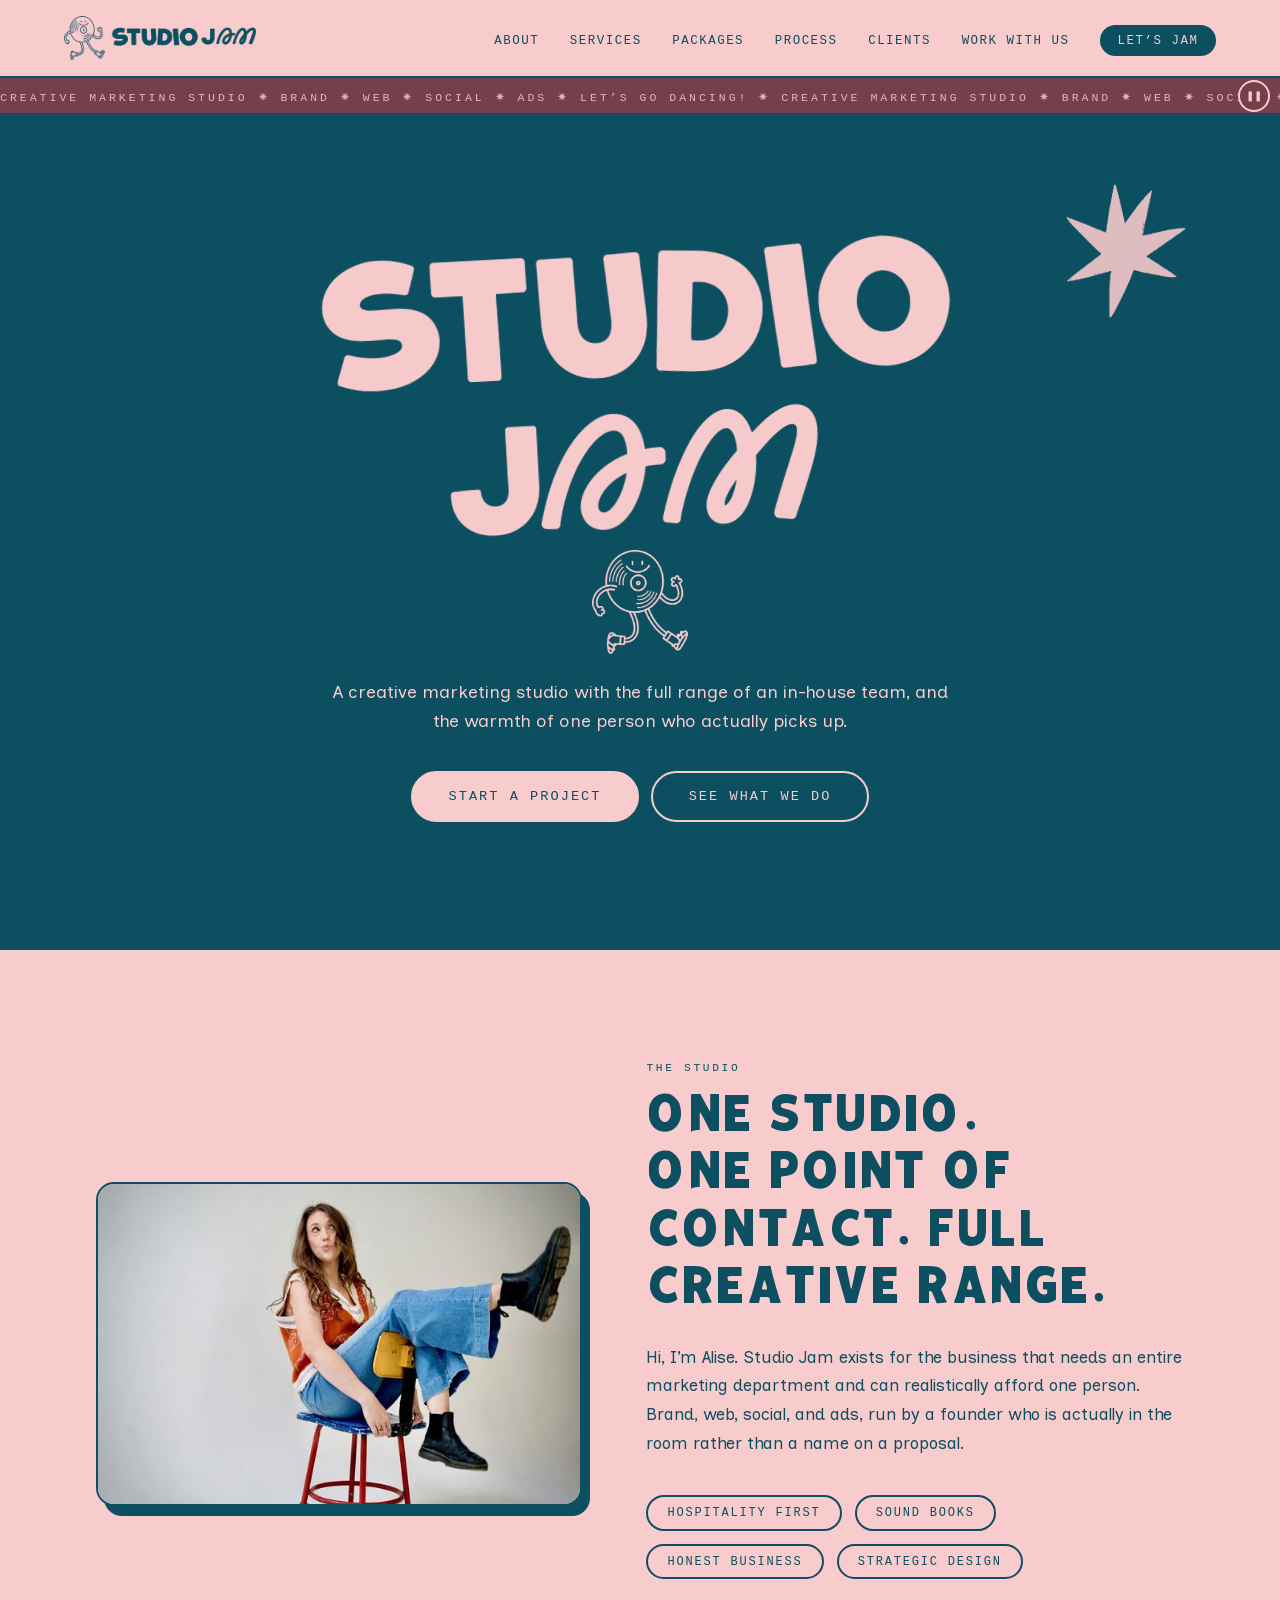
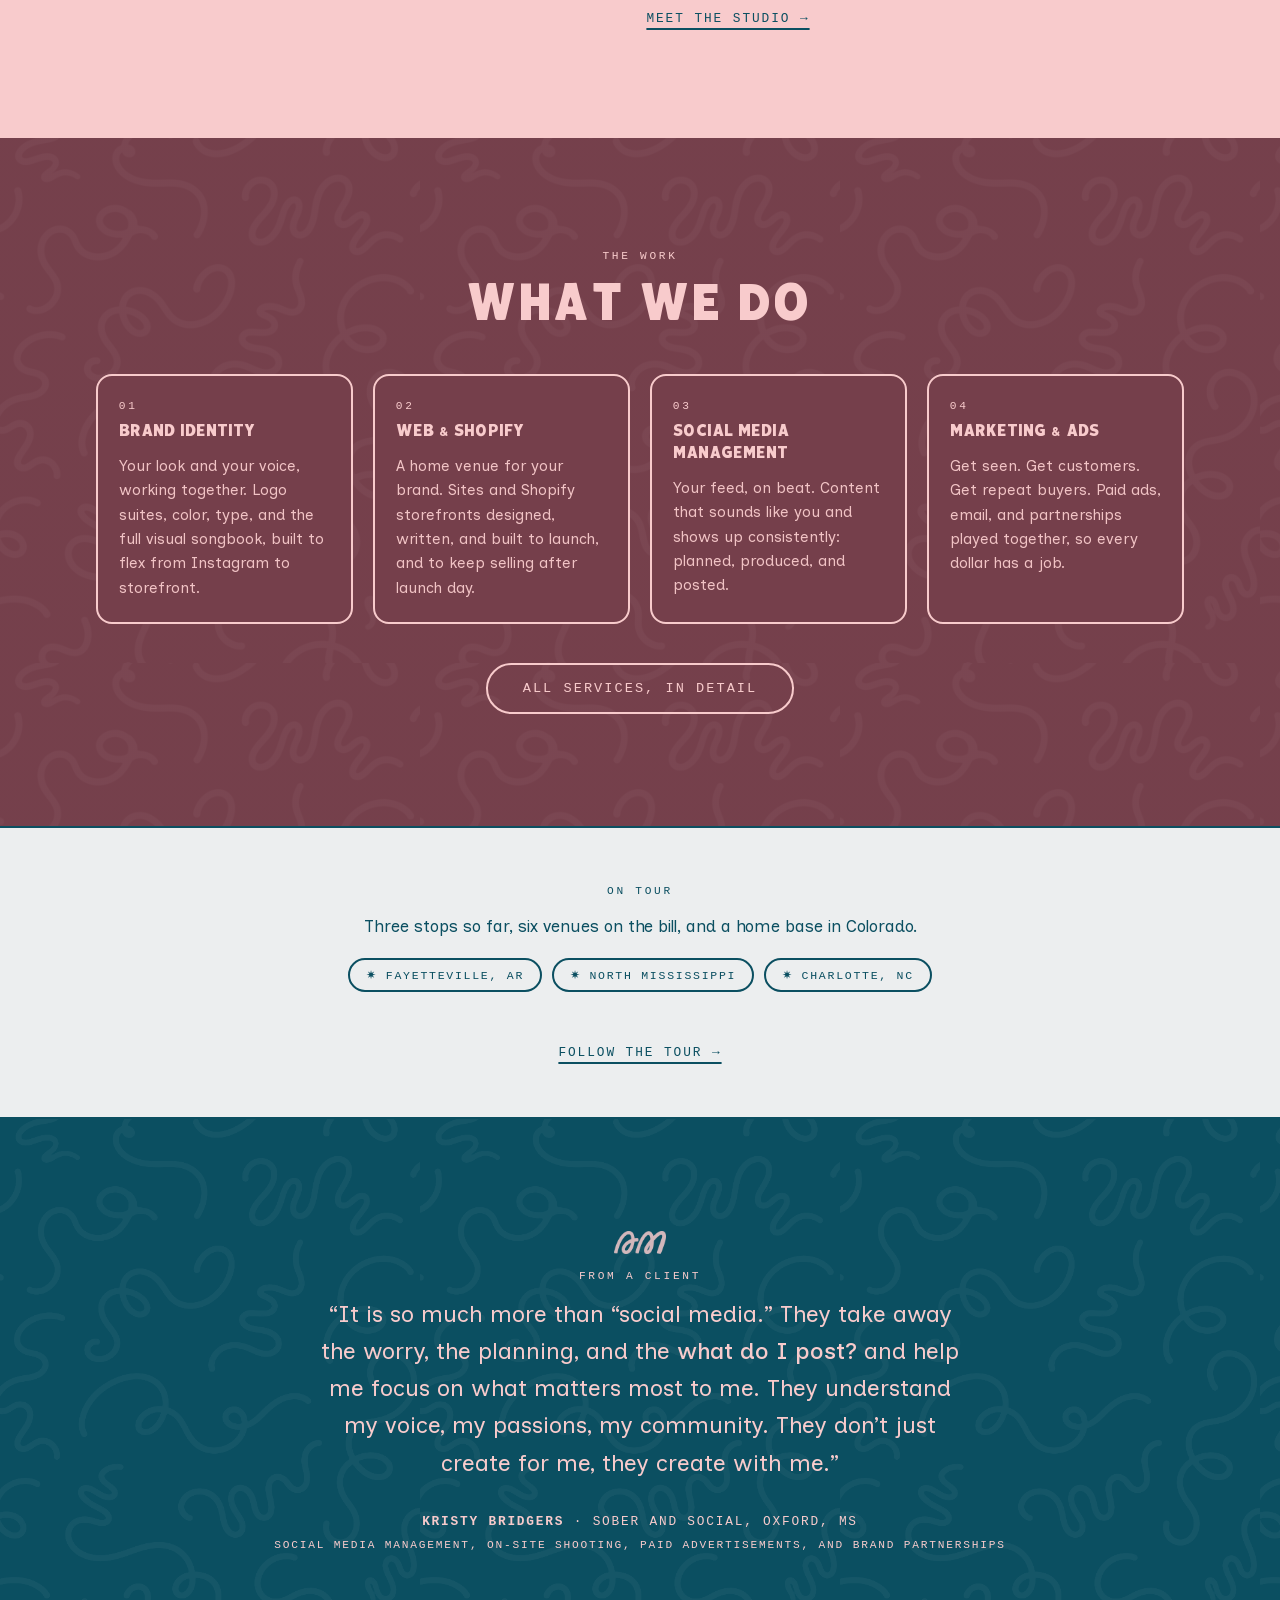
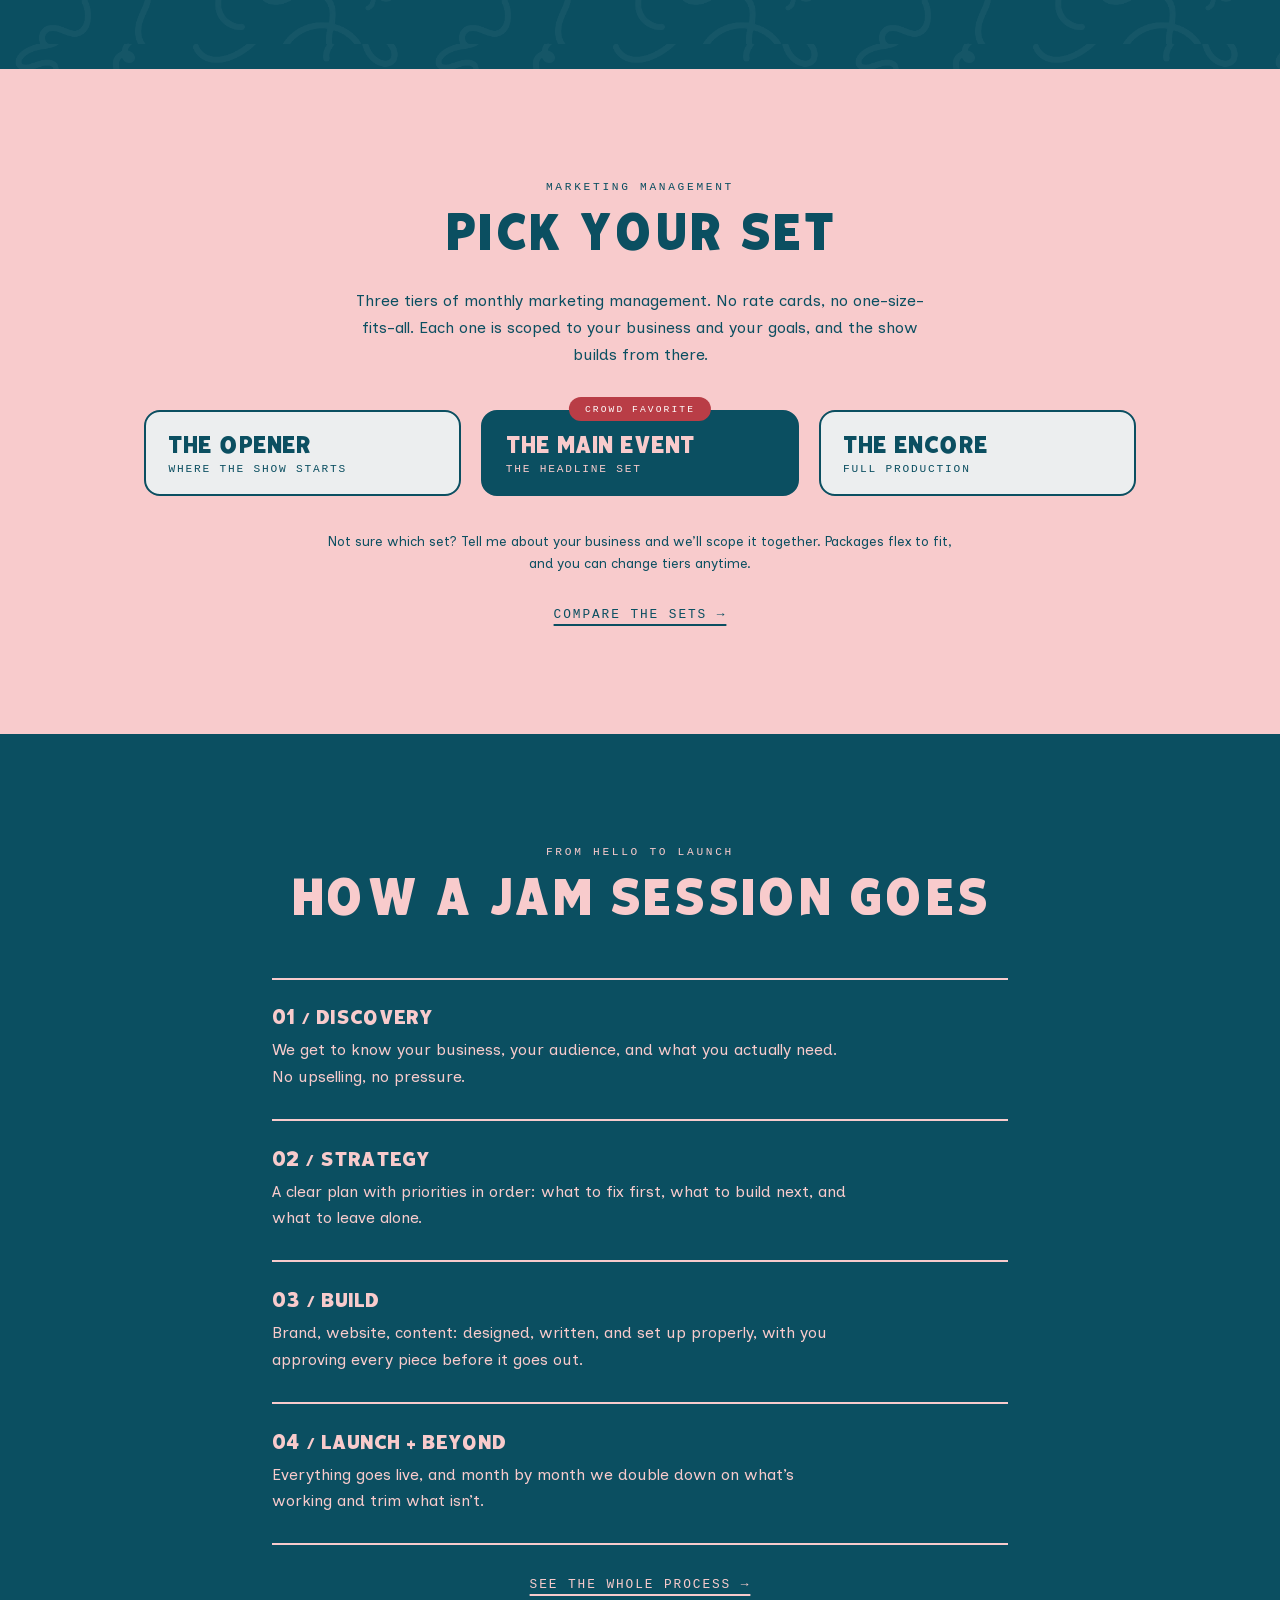
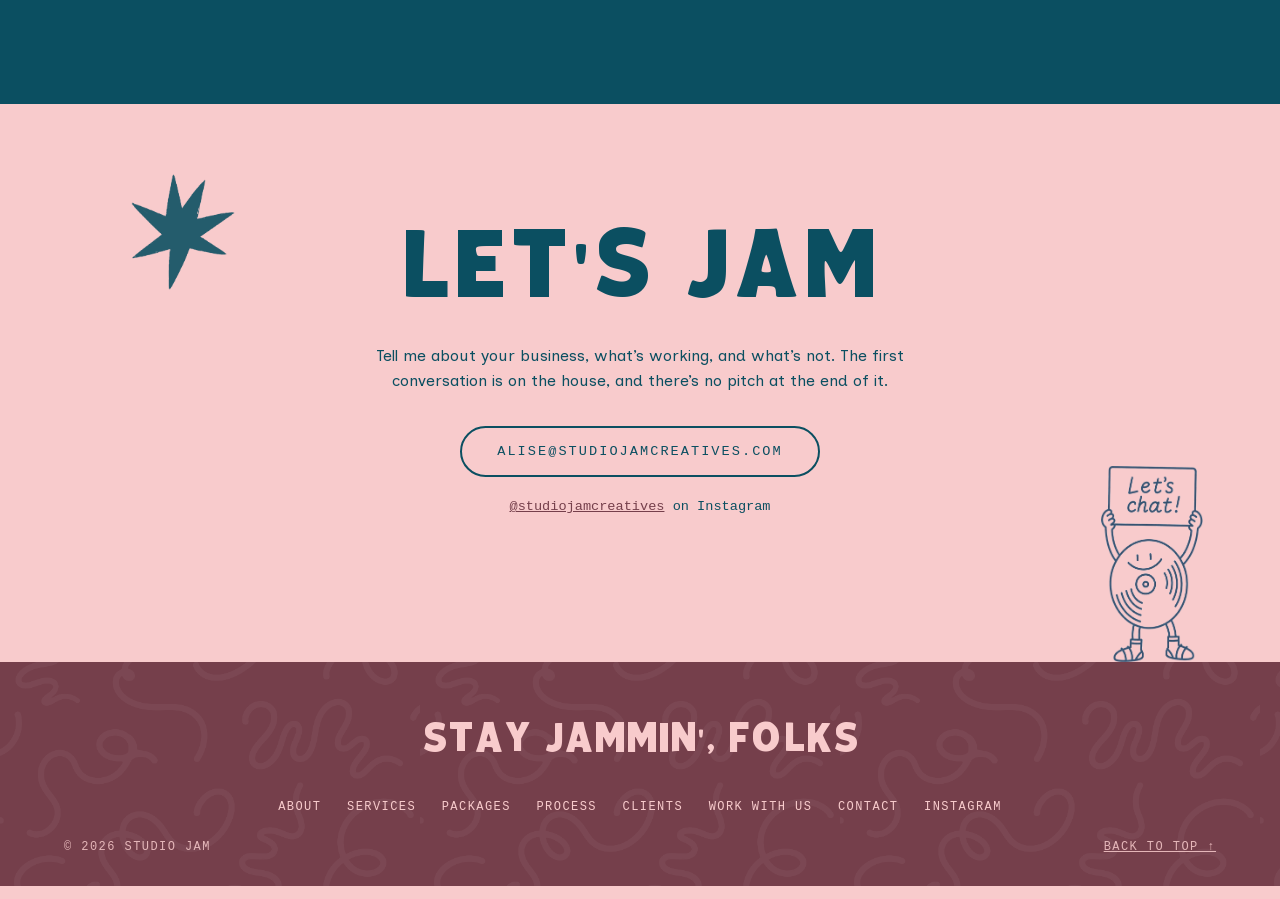
<file: index.html>
<!DOCTYPE html>
<html lang="en">
<head>
<meta charset="UTF-8">

<meta name="viewport" content="width=device-width, initial-scale=1.0">
<title>Studio Jam | Creative Marketing Studio</title>
<meta name="description" content="Brand, web, social, and ads from one creative marketing studio. The range of an in-house team, and one person who actually picks up.">
<link rel="icon" type="image/png" href="[data-uri]">
<link rel="canonical" href="https://studiojamcreatives.com/">
<meta property="og:type" content="website">
<meta property="og:site_name" content="Studio Jam">
<meta property="og:title" content="Studio Jam | Creative Marketing Studio">
<meta property="og:description" content="Brand, web, social, and ads from one creative marketing studio. The range of an in-house team, and one person who actually picks up.">
<meta property="og:url" content="https://studiojamcreatives.com/">
<meta property="og:image" content="https://studiojamcreatives.com/assets/og.png">
<meta property="og:image:width" content="1200">
<meta property="og:image:height" content="630">
<meta name="twitter:card" content="summary_large_image">
<meta name="theme-color" content="#0B4F61">
<link rel="apple-touch-icon" href="/assets/img/icon-180.png">
<link rel="preload" href="/assets/fonts/closeout.woff2" as="font" type="font/woff2" crossorigin>
<link rel="preload" href="/assets/fonts/inclusive-sans.woff2" as="font" type="font/woff2" crossorigin>
<link rel="stylesheet" href="/assets/style.css?v=60">
<script type="application/ld+json">{"@context":"https://schema.org","@type":"ProfessionalService","name":"Studio Jam","alternateName":"Studio Jam Creatives","url":"https://studiojamcreatives.com/","email":"alise@studiojamcreatives.com","founder":{"@type":"Person","name":"Alise McCreary"},"description":"A creative marketing studio offering brand identity, website and Shopify design, social media management, and marketing and ads.","sameAs":["https://instagram.com/studiojamcreatives"],"knowsAbout":["Brand identity","Website design","Shopify","Social media management","Paid advertising","Email marketing"]}</script>
</head>
<body>
<div id="sj-root">
<a class="skip" href="#main">Skip to content</a>
<!-- NAV -->
<header class="nav">
  <a class="nav-logo" href="/" aria-label="Studio Jam home"><img src="/assets/img/logo-lockup.png" alt="Studio Jam" width="900" height="206"></a>
  <nav class="nav-links" aria-label="Primary">
    <a href="/about">About</a>
    <a href="/services">Services</a>
    <a href="/packages">Packages</a>
    <a href="/process">Process</a>
    <a href="/clients">Clients</a>
    <a href="/work-with-us">Work with us</a>
    <a class="nav-cta" href="/contact">Let&rsquo;s jam</a>
  </nav>
</header>
<!-- TICKER -->
<div class="ticker">
  <div class="ticker-track" aria-hidden="true">
    <span>Creative Marketing Studio &#10039; Brand &#10039; Web &#10039; Social &#10039; Ads &#10039; Let&rsquo;s Go Dancing! &#10039; Creative Marketing Studio &#10039; Brand &#10039; Web &#10039; Social &#10039; Ads &#10039; Let&rsquo;s Go Dancing! &#10039;&nbsp;</span>
    <span>Creative Marketing Studio &#10039; Brand &#10039; Web &#10039; Social &#10039; Ads &#10039; Let&rsquo;s Go Dancing! &#10039; Creative Marketing Studio &#10039; Brand &#10039; Web &#10039; Social &#10039; Ads &#10039; Let&rsquo;s Go Dancing! &#10039;&nbsp;</span>
  </div>
  <button class="ticker-toggle" type="button" aria-pressed="false" aria-label="Pause the scrolling banner"><span aria-hidden="true">&#10074;&#10074;</span></button>
</div>

<!-- HERO -->
<main id="main">
<section class="hero" id="top">
  <img class="hero-star star-a" src="/assets/img/star-pink.png" alt="" width="602" height="667">
  <h1 class="sr-only">Studio Jam, a creative marketing studio</h1>
  <img class="hero-logo" src="/assets/img/logo.png" alt="Studio Jam" width="1400" height="641">
  <img class="hero-mascot" src="/assets/img/mascot-walk-pink.png" alt="" width="520" height="562">
  <p class="hero-tag">A creative marketing studio with the full range of an in-house team, and the warmth of one person who actually picks up.</p>
  <div class="hero-ctas">
    <a class="btn btn-blush btn-solid" href="/contact">Start a project</a>
    <a class="btn btn-blush" href="/services">See what we do</a>
  </div>
</section>

<!-- ABOUT TEASER -->
<section class="about split" id="about">
  <div class="split-grid">
    <div class="photo-frame tilt-l">
      <img loading="lazy" decoding="async" src="/assets/img/alise-kick.jpg" srcset="/assets/img/alise-kick-600.jpg 600w, /assets/img/alise-kick.jpg 1200w" sizes="(max-width: 900px) 92vw, 440px" alt="Alise McCreary, founder of Studio Jam, kicking back on a stool" width="1200" height="800">
    </div>
    <div class="split-copy">
      <p class="kicker">The Studio</p>
      <h2>One studio. One point of contact. Full creative range.</h2>
      <p class="about-copy">Hi, I&rsquo;m Alise. Studio Jam exists for the business that needs an entire marketing department and can realistically afford one person. Brand, web, social, and ads, run by a founder who is actually in the room rather than a name on a proposal.</p>
      <ul class="pillars">
        <li>Hospitality first</li>
        <li>Sound books</li>
        <li>Honest business</li>
        <li>Strategic design</li>
      </ul>
      <a class="teaser-link" href="/about">Meet the studio &#8594;</a>
    </div>
  </div>
</section>

<!-- SERVICES TEASER -->
<section class="services" id="services">
  <p class="kicker">The Work</p>
  <h2>What we do</h2>
  <div class="service-grid">
    <div class="service">
      <span>01</span>Brand Identity
      <p>Your look and your voice, working together. Logo suites, color, type, and the full visual songbook, built to flex from Instagram to storefront.</p>
      <ul>
        <li>Logo suite &amp; submarks</li>
        <li>Color &amp; type systems</li>
        <li>Brand guides &amp; templates</li>
      </ul>
    </div>
    <div class="service">
      <span>02</span>Web &amp; Shopify
      <p>A home venue for your brand. Sites and Shopify storefronts designed, written, and built to launch, and to keep selling after launch day.</p>
      <ul>
        <li>Custom website design</li>
        <li>Shopify setup &amp; launch</li>
        <li>Copy written, not just placed</li>
      </ul>
    </div>
    <div class="service">
      <span>03</span>Social Media Management
      <p>Your feed, on beat. Content that sounds like you and shows up consistently: planned, produced, and posted.</p>
      <ul>
        <li>Content, captions &amp; creative</li>
        <li>On-site content days &amp; filming</li>
        <li>Scheduling &amp; posting</li>
      </ul>
    </div>
    <div class="service">
      <span>04</span>Marketing &amp; Ads
      <p>Get seen. Get customers. Get repeat buyers. Paid ads, email, and partnerships played together, so every dollar has a job.</p>
      <ul>
        <li>Paid ads on Meta &amp; Google</li>
        <li>Email marketing</li>
        <li>Brand &amp; partnership outreach</li>
      </ul>
    </div>
  </div>
  <a class="btn btn-blush teaser-btn" href="/services">All services, in detail</a>
</section>



<!-- SETLIST -->
<section class="setlist">
  <p class="kicker">On tour</p>
  <p class="setlist-line">Three stops so far, six venues on the bill, and a home base in Colorado.</p>
  <ul class="setlist-names">
    <li>Fayetteville, AR</li>
    <li>North Mississippi</li>
    <li>Charlotte, NC</li>
  </ul>
  <a class="teaser-link" href="/clients">Follow the tour &#8594;</a>
</section>

<!-- TESTIMONIAL -->
<section class="testimonial textured">
  <img loading="lazy" decoding="async" class="mono-mark" src="/assets/img/monogram-pink.png" alt="" width="300" height="129">
  <p class="kicker">From a client</p>
  <blockquote class="quote">&ldquo;It is so much more than &ldquo;social media.&rdquo; They take away the worry, the planning, and the <em>what do I post?</em> and help me focus on what matters most to me. They understand my voice, my passions, my community. They don&rsquo;t just create for me, they create with me.&rdquo;</blockquote>
  <p class="quote-by"><strong>Kristy Bridgers</strong> &middot; Sober and Social, Oxford, MS<br><span>Social media management, on-site shooting, paid advertisements, and brand partnerships</span></p>
</section>

<!-- PACKAGES TEASER -->
<section class="packages" id="packages">
  <p class="kicker">Marketing Management</p>
  <h2>Pick your set</h2>
  <p class="packages-intro">Three tiers of monthly marketing management. No rate cards, no one-size-fits-all. Each one is scoped to your business and your goals, and the show builds from there.</p>
  <div class="tier-grid">
    <div class="tier">
      <h3>The Opener</h3>
      <p class="tier-tag">Where the show starts</p>
      <ul>
        <li>Your main channel managed start to finish: planned, produced, posted</li>
        <li>A brand that shows up consistently where it matters most</li>
        <li>A monthly check-in and a plain-language recap of what worked</li>
      </ul>
    </div>
    <div class="tier tier-popular">
      <p class="badge">Crowd favorite</p>
      <h3>The Main Event</h3>
      <p class="tier-tag">The headline set</p>
      <ul>
        <li>More channels in rotation, including email</li>
        <li>Campaigns, launches, and promotions join the mix</li>
        <li>Strategy calls and reporting, so every move has a reason</li>
      </ul>
    </div>
    <div class="tier">
      <h3>The Encore</h3>
      <p class="tier-tag">Full production</p>
      <ul>
        <li>Everything in The Main Event, plus paid ads</li>
        <li>A dedicated team assembled around your account</li>
        <li>Alise stays your single point of contact, always</li>
      </ul>
    </div>
  </div>
  <p class="fine-print">Not sure which set? Tell me about your business and we&rsquo;ll scope it together. Packages flex to fit, and you can change tiers anytime.</p>
  <a class="teaser-link" href="/packages">Compare the sets &#8594;</a>
</section>

<!-- PROCESS TEASER -->
<section class="process" id="process">
  <p class="kicker">From hello to launch</p>
  <h2>How a jam session goes</h2>
  <div class="steps">
    <div class="step">
      <p class="step-num">01 / Discovery</p>
      <p>We get to know your business, your audience, and what you actually need. No upselling, no pressure.</p>
    </div>
    <div class="step">
      <p class="step-num">02 / Strategy</p>
      <p>A clear plan with priorities in order: what to fix first, what to build next, and what to leave alone.</p>
    </div>
    <div class="step">
      <p class="step-num">03 / Build</p>
      <p>Brand, website, content: designed, written, and set up properly, with you approving every piece before it goes out.</p>
    </div>
    <div class="step">
      <p class="step-num">04 / Launch + beyond</p>
      <p>Everything goes live, and month by month we double down on what&rsquo;s working and trim what isn&rsquo;t.</p>
    </div>
  </div>
  <a class="teaser-link light" href="/process">See the whole process &#8594;</a>
</section>

<!-- CONTACT -->
<section class="contact has-chat" id="contact">
  <img class="contact-star" src="/assets/img/star-teal.png" alt="" width="602" height="667">
  <img loading="lazy" decoding="async" class="deco chat" src="/assets/img/mascot-chat.png" alt="" width="466" height="891">
  <h2>Let&rsquo;s jam</h2>
  <p>Tell me about your business, what&rsquo;s working, and what&rsquo;s not. The first conversation is on the house, and there&rsquo;s no pitch at the end of it.</p>
  <a class="btn btn-teal" href="mailto:alise@studiojamcreatives.com">alise@studiojamcreatives.com</a>
  <p class="ig"><a href="https://instagram.com/studiojamcreatives" target="_blank" rel="noopener">@studiojamcreatives<span class="sr-only"> (opens in a new tab)</span></a> on Instagram</p>
</section>

</main>
<!-- FOOTER -->
<footer class="footer textured">
  <p class="footer-big">Stay jammin&rsquo;, folks</p>
  <nav class="footer-links" aria-label="Footer">
    <a href="/about">About</a>
    <a href="/services">Services</a>
    <a href="/packages">Packages</a>
    <a href="/process">Process</a>
    <a href="/clients">Clients</a>
    <a href="/work-with-us">Work with us</a>
    <a href="/contact">Contact</a>
    <a href="https://instagram.com/studiojamcreatives" target="_blank" rel="noopener">Instagram<span class="sr-only"> (opens in a new tab)</span></a>
  </nav>
  <div class="footer-row">
    <p>&copy; 2026 Studio Jam</p>
    <a href="#top">Back to top &#8593;</a>
  </div>
</footer>

</div>
<script>
(function () {
  var tk = document.querySelector('.ticker'), tb = document.querySelector('.ticker-toggle');
  if (tk && tb) tb.addEventListener('click', function () {
    var paused = tk.classList.toggle('paused');
    tb.setAttribute('aria-pressed', String(paused));
    tb.setAttribute('aria-label', paused ? 'Resume the scrolling banner' : 'Pause the scrolling banner');
    tb.firstElementChild.innerHTML = paused ? '&#9654;' : '&#10074;&#10074;';
  });
})();
/* scroll-reveal removed: content is visible at rest, no motion on scroll */
</script>
</body>
</html>
</file>
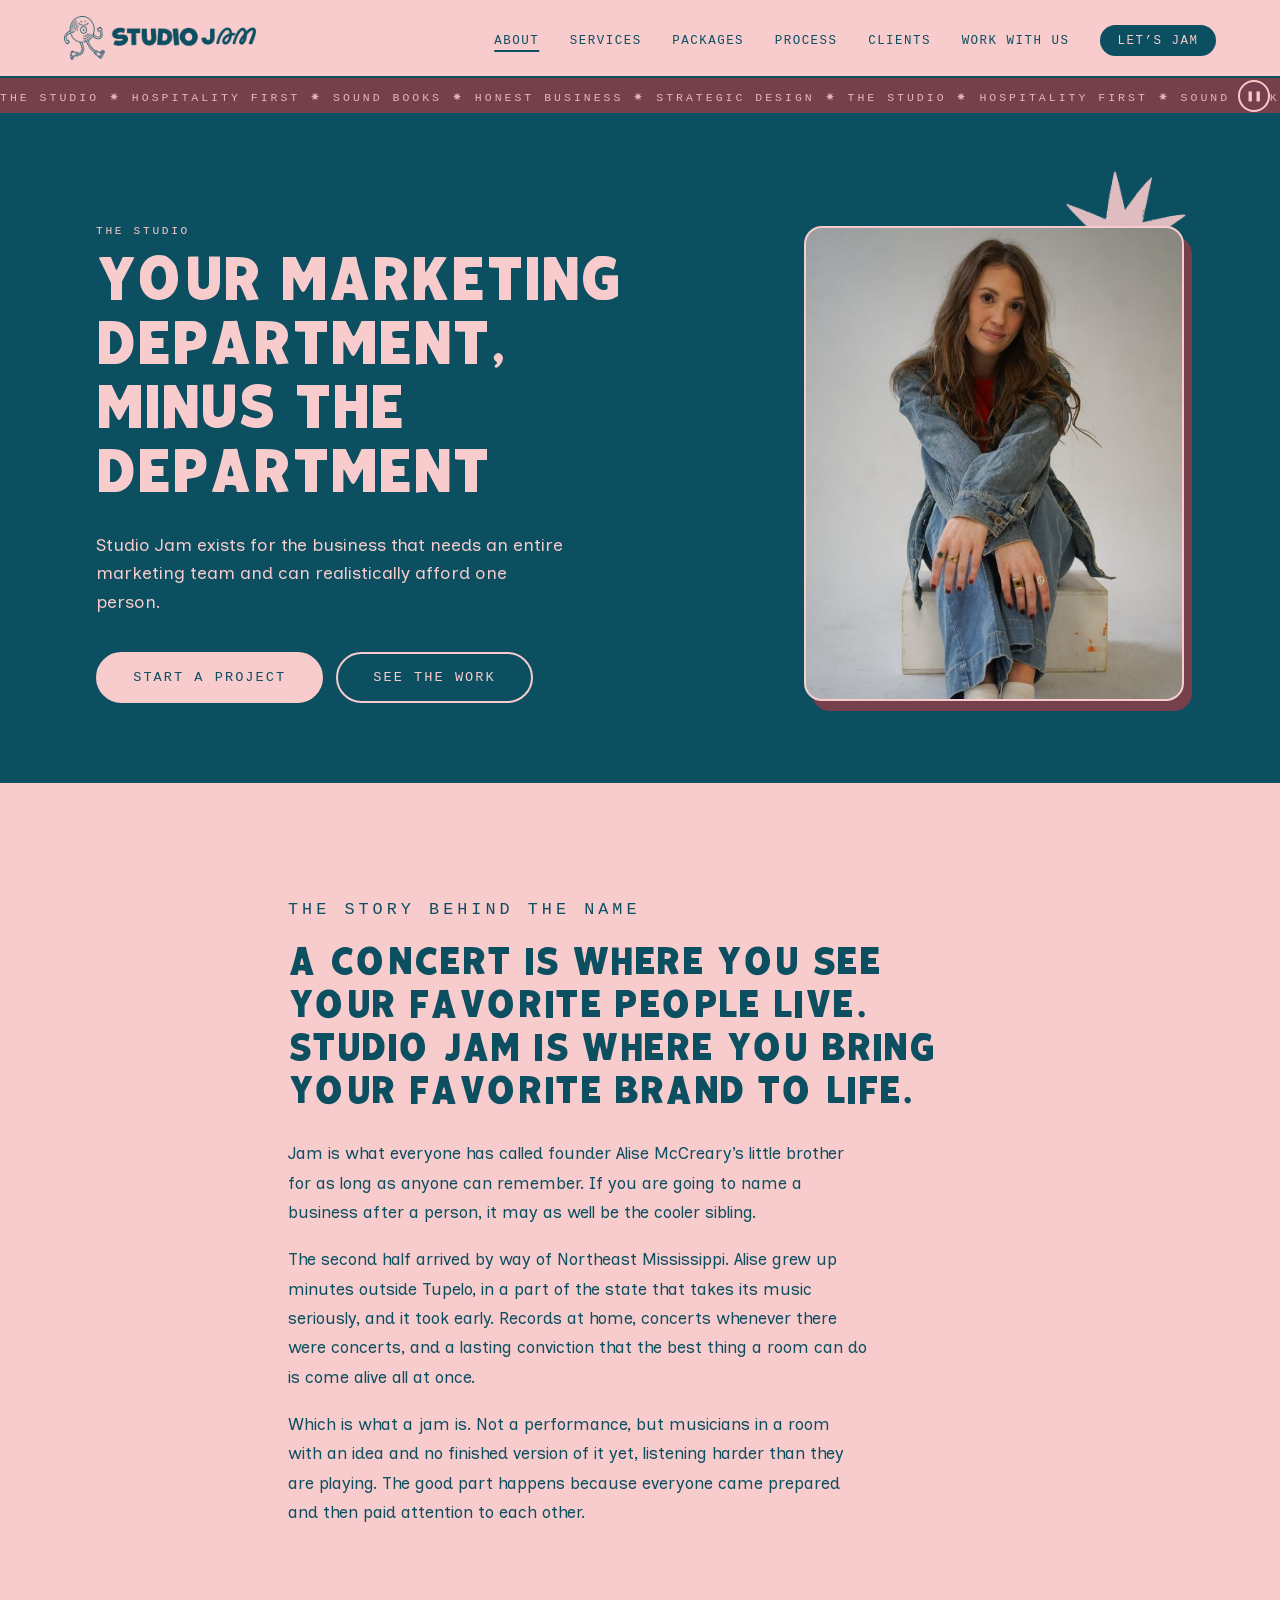
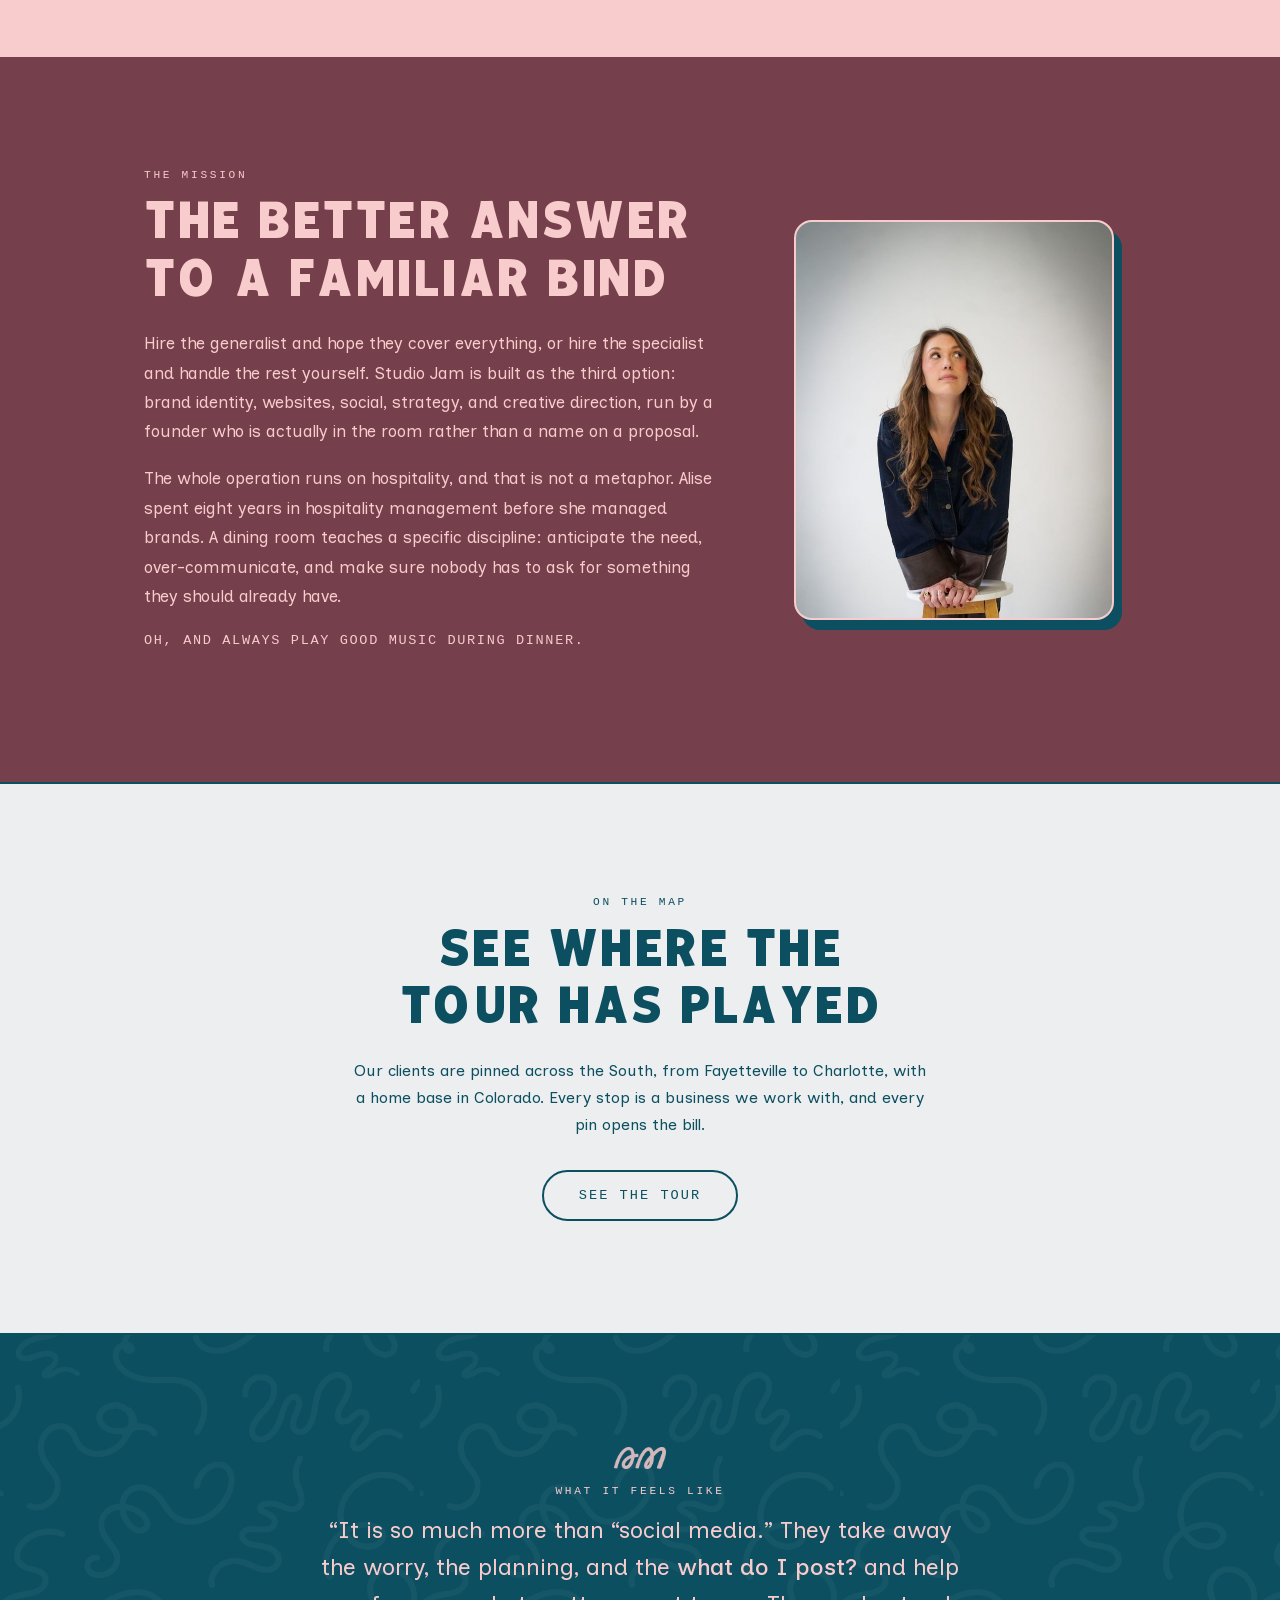
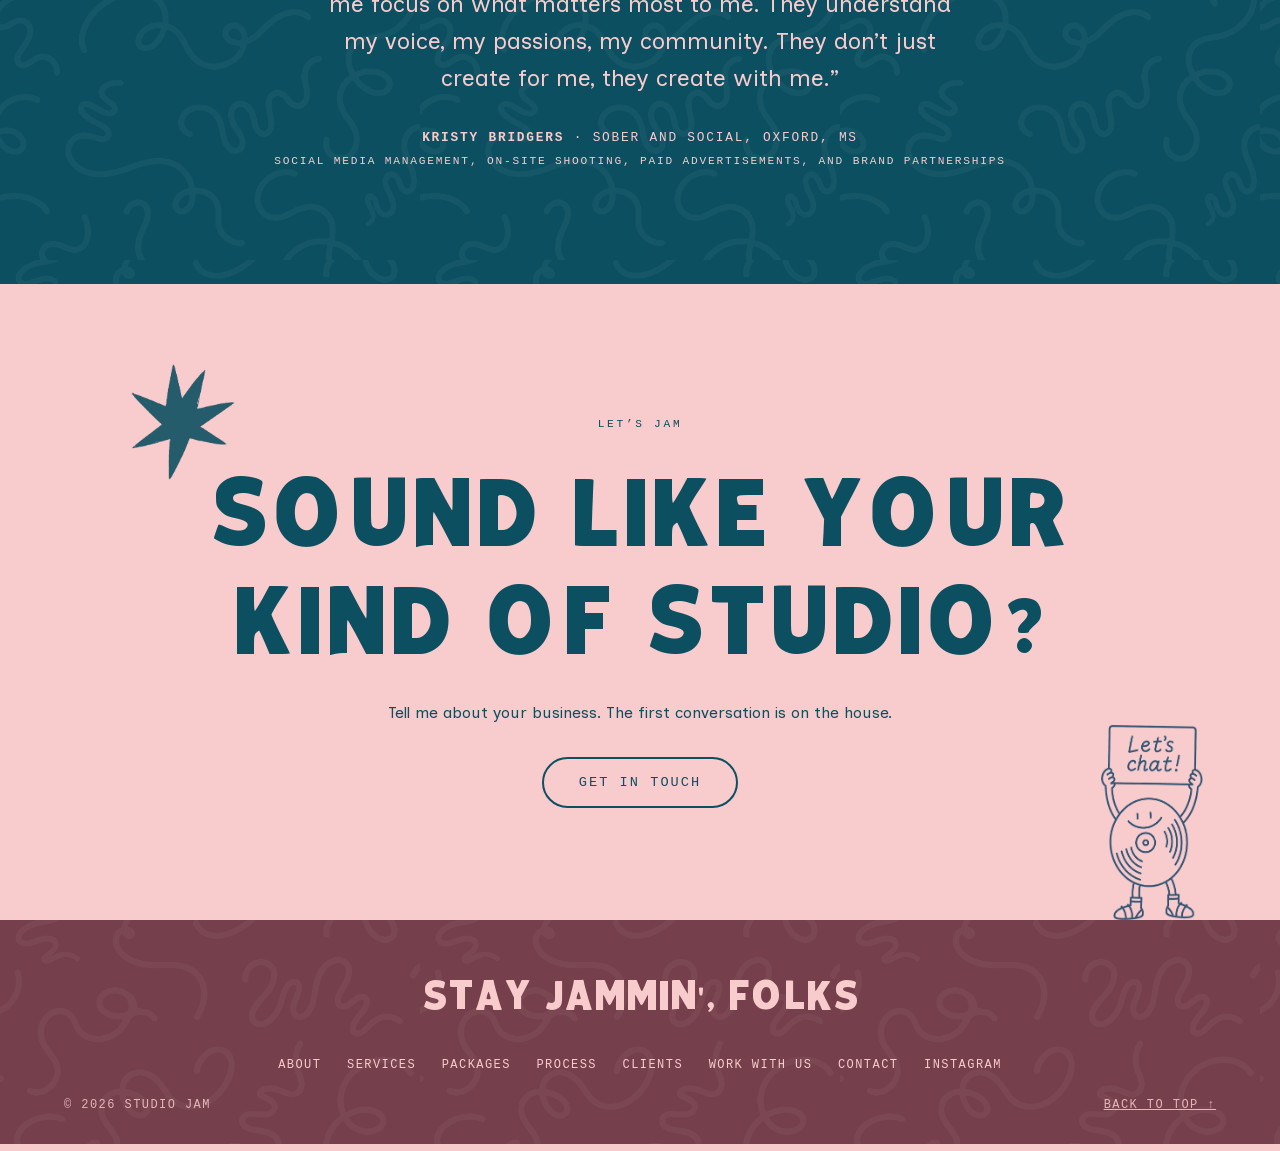
<file: about.html>
<!DOCTYPE html>
<html lang="en">
<head>
<meta charset="UTF-8">

<meta name="viewport" content="width=device-width, initial-scale=1.0">
<title>About Studio Jam | Creative Marketing Studio</title>
<meta name="description" content="The story, the mission, and the four pillars behind Studio Jam, a creative marketing studio founded by Alise McCreary.">
<link rel="icon" type="image/png" href="[data-uri]">
<link rel="canonical" href="https://studiojamcreatives.com/about">
<meta property="og:type" content="website">
<meta property="og:site_name" content="Studio Jam">
<meta property="og:title" content="About Studio Jam | Creative Marketing Studio">
<meta property="og:description" content="The story, the mission, and the four pillars behind Studio Jam, a creative marketing studio founded by Alise McCreary.">
<meta property="og:url" content="https://studiojamcreatives.com/about">
<meta property="og:image" content="https://studiojamcreatives.com/assets/og.png">
<meta property="og:image:width" content="1200">
<meta property="og:image:height" content="630">
<meta name="twitter:card" content="summary_large_image">
<meta name="theme-color" content="#0B4F61">
<link rel="apple-touch-icon" href="/assets/img/icon-180.png">
<link rel="preload" href="/assets/fonts/closeout.woff2" as="font" type="font/woff2" crossorigin>
<link rel="preload" href="/assets/fonts/inclusive-sans.woff2" as="font" type="font/woff2" crossorigin>
<link rel="stylesheet" href="/assets/style.css?v=60">

</head>
<body>
<div id="sj-root">
<a class="skip" href="#main">Skip to content</a>
<!-- NAV -->
<header class="nav">
  <a class="nav-logo" href="/" aria-label="Studio Jam home"><img src="/assets/img/logo-lockup.png" alt="Studio Jam" width="900" height="206"></a>
  <nav class="nav-links" aria-label="Primary">
    <a href="/about" aria-current="page">About</a>
    <a href="/services">Services</a>
    <a href="/packages">Packages</a>
    <a href="/process">Process</a>
    <a href="/clients">Clients</a>
    <a href="/work-with-us">Work with us</a>
    <a class="nav-cta" href="/contact">Let&rsquo;s jam</a>
  </nav>
</header>
<!-- TICKER -->
<div class="ticker">
  <div class="ticker-track" aria-hidden="true">
    <span>The Studio &#10039; Hospitality First &#10039; Sound Books &#10039; Honest Business &#10039; Strategic Design &#10039; The Studio &#10039; Hospitality First &#10039; Sound Books &#10039; Honest Business &#10039; Strategic Design &#10039;&nbsp;</span>
    <span>The Studio &#10039; Hospitality First &#10039; Sound Books &#10039; Honest Business &#10039; Strategic Design &#10039; The Studio &#10039; Hospitality First &#10039; Sound Books &#10039; Honest Business &#10039; Strategic Design &#10039;&nbsp;</span>
  </div>
  <button class="ticker-toggle" type="button" aria-pressed="false" aria-label="Pause the scrolling banner"><span aria-hidden="true">&#10074;&#10074;</span></button>
</div>
<main id="main">
<section class="page-hero with-photo " id="top">
  <img class="hero-star star-a" src="/assets/img/star-pink.png" alt="" width="602" height="667">
  <div class="hero-grid">
    <div class="hero-copy">
    <p class="kicker">The Studio</p>
    <h1>Your marketing department, minus the department</h1>
    <p class="hero-tag">Studio Jam exists for the business that needs an entire marketing team and can realistically afford one person.</p>
    <div class="hero-ctas">
    <a class="btn btn-blush btn-solid" href="/contact">Start a project</a>
    <a class="btn btn-blush" href="/services">See the work</a>
    </div>
    </div>
    <div class="photo-frame tilt-r">
      <img src="/assets/img/alise-seated.jpg" srcset="/assets/img/alise-seated-600.jpg 600w, /assets/img/alise-seated.jpg 1100w" sizes="(max-width: 900px) 92vw, 440px" alt="Alise McCreary, founder of Studio Jam, seated in a denim jacket" width="1100" height="1375">
    </div>
  </div>
</section>

<section class="story">
  <div class="story-inner">
    <p class="kicker">The story behind the name</p>
    <h2>A concert is where you see your favorite people live. Studio Jam is where you bring your favorite brand to life.</h2>
    <p>Jam is what everyone has called founder Alise McCreary&rsquo;s little brother for as long as anyone can remember. If you are going to name a business after a person, it may as well be the cooler sibling.</p>
    <p>The second half arrived by way of Northeast Mississippi. Alise grew up minutes outside Tupelo, in a part of the state that takes its music seriously, and it took early. Records at home, concerts whenever there were concerts, and a lasting conviction that the best thing a room can do is come alive all at once.</p>
    <p>Which is what a jam is. Not a performance, but musicians in a room with an idea and no finished version of it yet, listening harder than they are playing. The good part happens because everyone came prepared and then paid attention to each other.</p>
  </div>
</section>

<section class="mission">
  <div class="mission-inner">
    <div class="mission-copy">
      <p class="kicker">The mission</p>
      <h2>The better answer to a familiar bind</h2>
      <p class="lead">Hire the generalist and hope they cover everything, or hire the specialist and handle the rest yourself. Studio Jam is built as the third option: brand identity, websites, social, strategy, and creative direction, run by a founder who is actually in the room rather than a name on a proposal.</p>
      <p class="lead">The whole operation runs on hospitality, and that is not a metaphor. Alise spent eight years in hospitality management before she managed brands. A dining room teaches a specific discipline: anticipate the need, over-communicate, and make sure nobody has to ask for something they should already have.</p>
      <p class="lead aside">Oh, and always play good music during dinner.</p>
    </div>
    <div class="photo-frame tilt-r small">
      <img loading="lazy" decoding="async" src="/assets/img/alise-lookup.jpg" srcset="/assets/img/alise-lookup-600.jpg 600w, /assets/img/alise-lookup.jpg 1100w" sizes="(max-width: 900px) 92vw, 440px" alt="Alise McCreary looking up, hands folded on a stool" width="1100" height="1375">
    </div>
  </div>
</section>

<section class="tour-band">
  <p class="kicker">On the map</p>
  <h2>See where the tour has played</h2>
  <p class="packages-intro">Our clients are pinned across the South, from Fayetteville to Charlotte, with a home base in Colorado. Every stop is a business we work with, and every pin opens the bill.</p>
  <a class="btn btn-teal" href="/clients">See the tour</a>
</section>

<!-- TESTIMONIAL -->
<section class="testimonial textured">
  <img loading="lazy" decoding="async" class="mono-mark" src="/assets/img/monogram-pink.png" alt="" width="300" height="129">
  <p class="kicker">What it feels like</p>
  <blockquote class="quote">&ldquo;It is so much more than &ldquo;social media.&rdquo; They take away the worry, the planning, and the <em>what do I post?</em> and help me focus on what matters most to me. They understand my voice, my passions, my community. They don&rsquo;t just create for me, they create with me.&rdquo;</blockquote>
  <p class="quote-by"><strong>Kristy Bridgers</strong> &middot; Sober and Social, Oxford, MS<br><span>Social media management, on-site shooting, paid advertisements, and brand partnerships</span></p>
</section>

<section class="contact has-chat">
  <img class="contact-star" src="/assets/img/star-teal.png" alt="" width="602" height="667">
  <img loading="lazy" decoding="async" class="deco chat" src="/assets/img/mascot-chat.png" alt="" width="466" height="891">
  <p class="kicker">Let&rsquo;s jam</p>
  <h2>Sound like your kind of studio?</h2>
  <p>Tell me about your business. The first conversation is on the house.</p>
  <a class="btn btn-teal" href="/contact">Get in touch</a>
</section>
</main>
<!-- FOOTER -->
<footer class="footer textured">
  <p class="footer-big">Stay jammin&rsquo;, folks</p>
  <nav class="footer-links" aria-label="Footer">
    <a href="/about">About</a>
    <a href="/services">Services</a>
    <a href="/packages">Packages</a>
    <a href="/process">Process</a>
    <a href="/clients">Clients</a>
    <a href="/work-with-us">Work with us</a>
    <a href="/contact">Contact</a>
    <a href="https://instagram.com/studiojamcreatives" target="_blank" rel="noopener">Instagram<span class="sr-only"> (opens in a new tab)</span></a>
  </nav>
  <div class="footer-row">
    <p>&copy; 2026 Studio Jam</p>
    <a href="#top">Back to top &#8593;</a>
  </div>
</footer>

</div>
<script>
(function () {
  var tk = document.querySelector('.ticker'), tb = document.querySelector('.ticker-toggle');
  if (tk && tb) tb.addEventListener('click', function () {
    var paused = tk.classList.toggle('paused');
    tb.setAttribute('aria-pressed', String(paused));
    tb.setAttribute('aria-label', paused ? 'Resume the scrolling banner' : 'Pause the scrolling banner');
    tb.firstElementChild.innerHTML = paused ? '&#9654;' : '&#10074;&#10074;';
  });
})();
/* scroll-reveal removed: content is visible at rest, no motion on scroll */
</script>
</body>
</html>
</file>
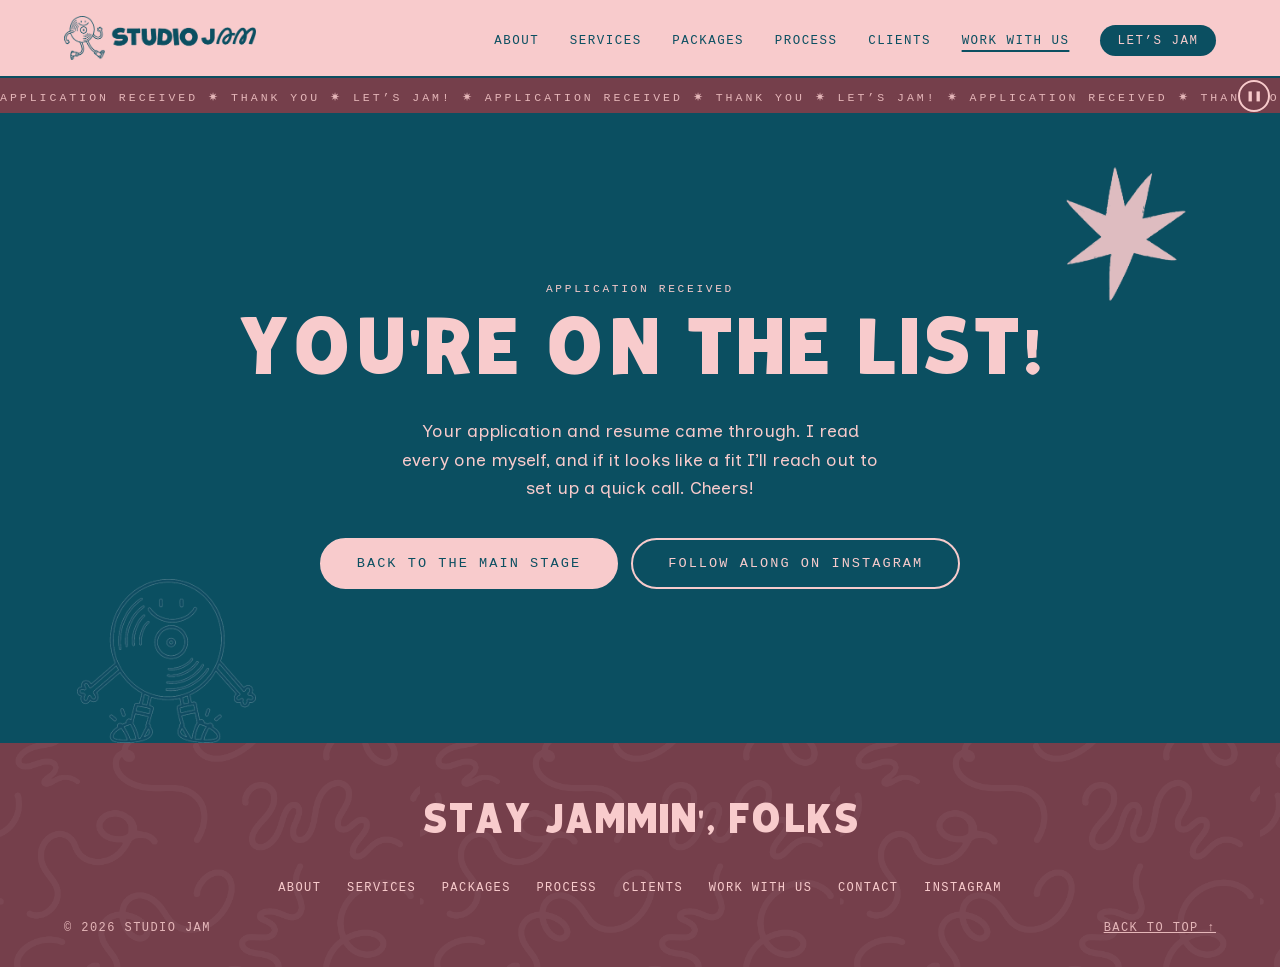
<file: apply-thanks.html>
<!DOCTYPE html>
<html lang="en">
<head>
<meta charset="UTF-8">
<meta name="robots" content="noindex">
<meta name="viewport" content="width=device-width, initial-scale=1.0">
<title>Application Sent | Studio Jam</title>
<meta name="description" content="Your Studio Jam application is in.">
<link rel="icon" type="image/png" href="[data-uri]">
<link rel="canonical" href="https://studiojamcreatives.com/apply-thanks">
<meta property="og:type" content="website">
<meta property="og:site_name" content="Studio Jam">
<meta property="og:title" content="Application Sent | Studio Jam">
<meta property="og:description" content="Your Studio Jam application is in.">
<meta property="og:url" content="https://studiojamcreatives.com/apply-thanks">
<meta property="og:image" content="https://studiojamcreatives.com/assets/og.png">
<meta property="og:image:width" content="1200">
<meta property="og:image:height" content="630">
<meta name="twitter:card" content="summary_large_image">
<meta name="theme-color" content="#0B4F61">
<link rel="apple-touch-icon" href="/assets/img/icon-180.png">
<link rel="preload" href="/assets/fonts/closeout.woff2" as="font" type="font/woff2" crossorigin>
<link rel="preload" href="/assets/fonts/inclusive-sans.woff2" as="font" type="font/woff2" crossorigin>
<link rel="stylesheet" href="/assets/style.css?v=60">

</head>
<body>
<div id="sj-root">
<a class="skip" href="#main">Skip to content</a>
<!-- NAV -->
<header class="nav">
  <a class="nav-logo" href="/" aria-label="Studio Jam home"><img src="/assets/img/logo-lockup.png" alt="Studio Jam" width="900" height="206"></a>
  <nav class="nav-links" aria-label="Primary">
    <a href="/about">About</a>
    <a href="/services">Services</a>
    <a href="/packages">Packages</a>
    <a href="/process">Process</a>
    <a href="/clients">Clients</a>
    <a href="/work-with-us" aria-current="page">Work with us</a>
    <a class="nav-cta" href="/contact">Let&rsquo;s jam</a>
  </nav>
</header>
<!-- TICKER -->
<div class="ticker">
  <div class="ticker-track" aria-hidden="true">
    <span>Application Received &#10039; Thank You &#10039; Let&rsquo;s Jam! &#10039; Application Received &#10039; Thank You &#10039; Let&rsquo;s Jam! &#10039;&nbsp;</span>
    <span>Application Received &#10039; Thank You &#10039; Let&rsquo;s Jam! &#10039; Application Received &#10039; Thank You &#10039; Let&rsquo;s Jam! &#10039;&nbsp;</span>
  </div>
  <button class="ticker-toggle" type="button" aria-pressed="false" aria-label="Pause the scrolling banner"><span aria-hidden="true">&#10074;&#10074;</span></button>
</div>
<main id="main">
<section class="page-hero notfound" id="top">
  <img class="hero-star star-a" src="/assets/img/star-pink.png" alt="" width="602" height="667">
  <img loading="lazy" decoding="async" class="deco stand" src="/assets/img/mascot-stand.png" alt="" width="420" height="384">
    <p class="kicker">Application received</p>
    <h1>You&rsquo;re on the list!</h1>
    <p class="hero-tag">Your application and resume came through. I read every one myself, and if it looks like a fit I&rsquo;ll reach out to set up a quick call. Cheers!</p>
    <div class="hero-ctas">
    <a class="btn btn-blush btn-solid" href="/">Back to the main stage</a>
    <a class="btn btn-blush" href="https://instagram.com/studiojamcreatives">Follow along on Instagram</a>
    </div>
</section>
</main>
<!-- FOOTER -->
<footer class="footer textured">
  <p class="footer-big">Stay jammin&rsquo;, folks</p>
  <nav class="footer-links" aria-label="Footer">
    <a href="/about">About</a>
    <a href="/services">Services</a>
    <a href="/packages">Packages</a>
    <a href="/process">Process</a>
    <a href="/clients">Clients</a>
    <a href="/work-with-us">Work with us</a>
    <a href="/contact">Contact</a>
    <a href="https://instagram.com/studiojamcreatives" target="_blank" rel="noopener">Instagram<span class="sr-only"> (opens in a new tab)</span></a>
  </nav>
  <div class="footer-row">
    <p>&copy; 2026 Studio Jam</p>
    <a href="#top">Back to top &#8593;</a>
  </div>
</footer>

</div>
<script>
(function () {
  var tk = document.querySelector('.ticker'), tb = document.querySelector('.ticker-toggle');
  if (tk && tb) tb.addEventListener('click', function () {
    var paused = tk.classList.toggle('paused');
    tb.setAttribute('aria-pressed', String(paused));
    tb.setAttribute('aria-label', paused ? 'Resume the scrolling banner' : 'Pause the scrolling banner');
    tb.firstElementChild.innerHTML = paused ? '&#9654;' : '&#10074;&#10074;';
  });
})();
/* scroll-reveal removed: content is visible at rest, no motion on scroll */
</script>
</body>
</html>
</file>
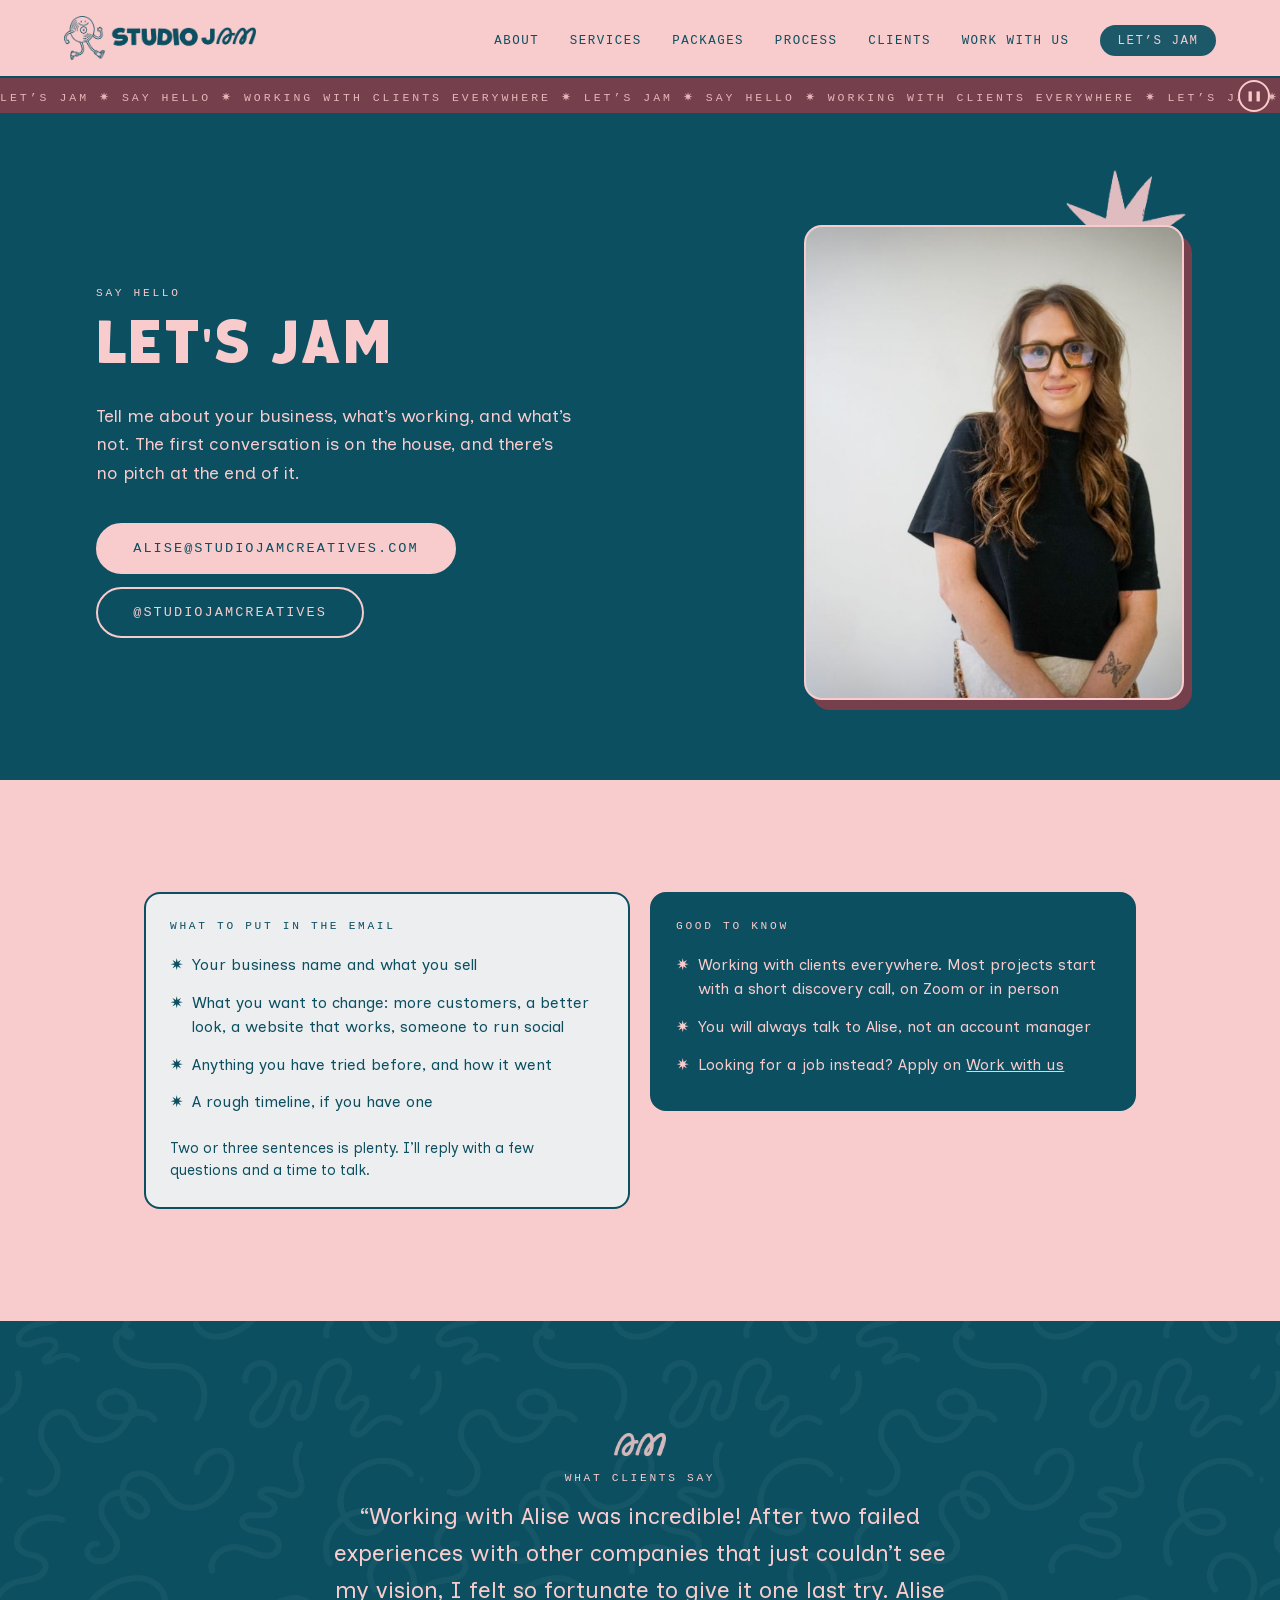
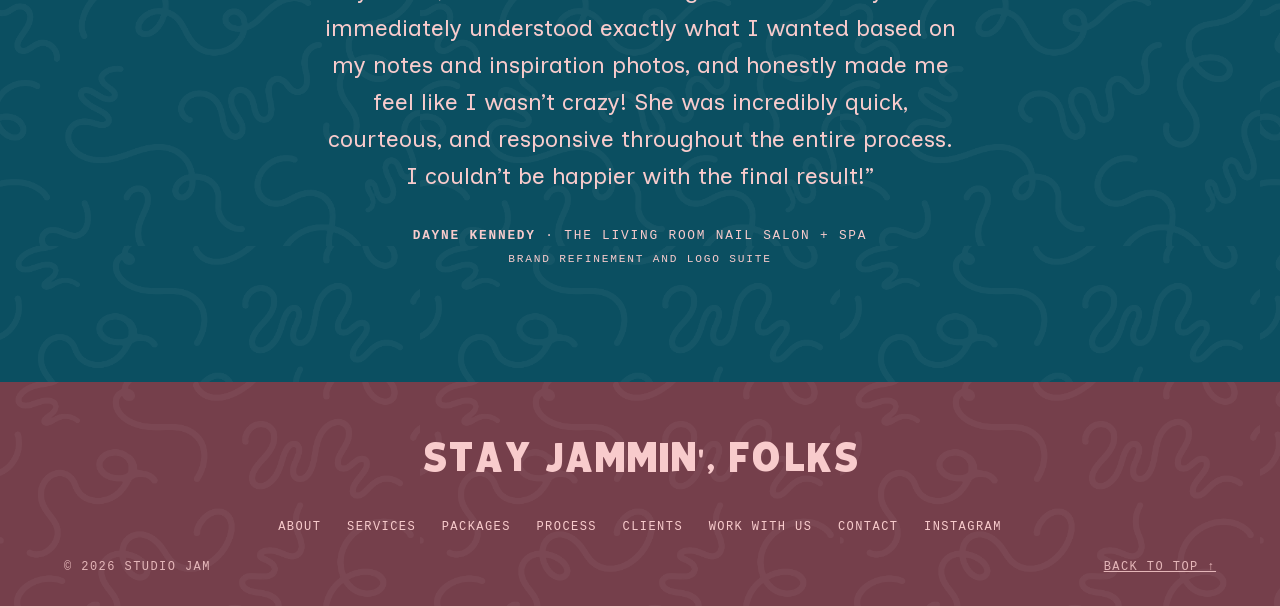
<file: contact.html>
<!DOCTYPE html>
<html lang="en">
<head>
<meta charset="UTF-8">

<meta name="viewport" content="width=device-width, initial-scale=1.0">
<title>Contact Studio Jam | Let&rsquo;s Jam</title>
<meta name="description" content="Get in touch with Studio Jam, a creative marketing studio. The first conversation is on the house.">
<link rel="icon" type="image/png" href="[data-uri]">
<link rel="canonical" href="https://studiojamcreatives.com/contact">
<meta property="og:type" content="website">
<meta property="og:site_name" content="Studio Jam">
<meta property="og:title" content="Contact Studio Jam | Let&rsquo;s Jam">
<meta property="og:description" content="Get in touch with Studio Jam, a creative marketing studio. The first conversation is on the house.">
<meta property="og:url" content="https://studiojamcreatives.com/contact">
<meta property="og:image" content="https://studiojamcreatives.com/assets/og.png">
<meta property="og:image:width" content="1200">
<meta property="og:image:height" content="630">
<meta name="twitter:card" content="summary_large_image">
<meta name="theme-color" content="#0B4F61">
<link rel="apple-touch-icon" href="/assets/img/icon-180.png">
<link rel="preload" href="/assets/fonts/closeout.woff2" as="font" type="font/woff2" crossorigin>
<link rel="preload" href="/assets/fonts/inclusive-sans.woff2" as="font" type="font/woff2" crossorigin>
<link rel="stylesheet" href="/assets/style.css?v=60">

</head>
<body>
<div id="sj-root">
<a class="skip" href="#main">Skip to content</a>
<!-- NAV -->
<header class="nav">
  <a class="nav-logo" href="/" aria-label="Studio Jam home"><img src="/assets/img/logo-lockup.png" alt="Studio Jam" width="900" height="206"></a>
  <nav class="nav-links" aria-label="Primary">
    <a href="/about">About</a>
    <a href="/services">Services</a>
    <a href="/packages">Packages</a>
    <a href="/process">Process</a>
    <a href="/clients">Clients</a>
    <a href="/work-with-us">Work with us</a>
    <a class="nav-cta" href="/contact" aria-current="page">Let&rsquo;s jam</a>
  </nav>
</header>
<!-- TICKER -->
<div class="ticker">
  <div class="ticker-track" aria-hidden="true">
    <span>Let&rsquo;s Jam &#10039; Say Hello &#10039; Working With Clients Everywhere &#10039; Let&rsquo;s Jam &#10039; Say Hello &#10039; Working With Clients Everywhere &#10039;&nbsp;</span>
    <span>Let&rsquo;s Jam &#10039; Say Hello &#10039; Working With Clients Everywhere &#10039; Let&rsquo;s Jam &#10039; Say Hello &#10039; Working With Clients Everywhere &#10039;&nbsp;</span>
  </div>
  <button class="ticker-toggle" type="button" aria-pressed="false" aria-label="Pause the scrolling banner"><span aria-hidden="true">&#10074;&#10074;</span></button>
</div>
<main id="main">
<section class="page-hero with-photo contact-hero" id="top">
  <img class="hero-star star-a" src="/assets/img/star-pink.png" alt="" width="602" height="667">
  <div class="hero-grid">
    <div class="hero-copy">
      <p class="kicker">Say hello</p>
      <h1>Let&rsquo;s jam</h1>
      <p class="hero-tag">Tell me about your business, what&rsquo;s working, and what&rsquo;s not. The first conversation is on the house, and there&rsquo;s no pitch at the end of it.</p>
      <div class="hero-ctas">
        <a class="btn btn-blush btn-solid" href="mailto:alise@studiojamcreatives.com?subject=Let%27s%20jam">alise@studiojamcreatives.com</a>
        <a class="btn btn-blush" href="https://instagram.com/studiojamcreatives" target="_blank" rel="noopener">@studiojamcreatives<span class="sr-only"> (opens in a new tab)</span></a>
      </div>
    </div>
    <div class="photo-frame tilt-r">
      <img src="/assets/img/alise-glasses.jpg" srcset="/assets/img/alise-glasses-600.jpg 600w, /assets/img/alise-glasses.jpg 1100w" sizes="(max-width: 900px) 92vw, 440px" alt="Alise McCreary in glasses, smiling" width="1100" height="1375">
    </div>
  </div>
</section>

<section class="contact-details">
  <div class="contact-grid">
    <div class="contact-card">
      <p class="kicker">What to put in the email</p>
      <ul class="tips">
        <li>Your business name and what you sell</li>
        <li>What you want to change: more customers, a better look, a website that works, someone to run social</li>
        <li>Anything you have tried before, and how it went</li>
        <li>A rough timeline, if you have one</li>
      </ul>
      <p class="tip-note">Two or three sentences is plenty. I&rsquo;ll reply with a few questions and a time to talk.</p>
    </div>
    <div class="contact-card teal">
      <p class="kicker">Good to know</p>
      <ul class="tips">
        <li>Working with clients everywhere. Most projects start with a short discovery call, on Zoom or in person</li>
        <li>You will always talk to Alise, not an account manager</li>
        <li>Looking for a job instead? Apply on <a href="/work-with-us">Work with us</a></li>
      </ul>
    </div>
  </div>
</section>

<!-- TESTIMONIAL -->
<section class="testimonial textured">
  <img loading="lazy" decoding="async" class="mono-mark" src="/assets/img/monogram-pink.png" alt="" width="300" height="129">
  <p class="kicker">What clients say</p>
  <blockquote class="quote">&ldquo;Working with Alise was incredible! After two failed experiences with other companies that just couldn&rsquo;t see my vision, I felt so fortunate to give it one last try. Alise immediately understood exactly what I wanted based on my notes and inspiration photos, and honestly made me feel like I wasn&rsquo;t crazy! She was incredibly quick, courteous, and responsive throughout the entire process. I couldn&rsquo;t be happier with the final result!&rdquo;</blockquote>
  <p class="quote-by"><strong>Dayne Kennedy</strong> &middot; The Living Room Nail Salon + Spa<br><span>Brand refinement and logo suite</span></p>
</section>

</main>
<!-- FOOTER -->
<footer class="footer textured">
  <p class="footer-big">Stay jammin&rsquo;, folks</p>
  <nav class="footer-links" aria-label="Footer">
    <a href="/about">About</a>
    <a href="/services">Services</a>
    <a href="/packages">Packages</a>
    <a href="/process">Process</a>
    <a href="/clients">Clients</a>
    <a href="/work-with-us">Work with us</a>
    <a href="/contact">Contact</a>
    <a href="https://instagram.com/studiojamcreatives" target="_blank" rel="noopener">Instagram<span class="sr-only"> (opens in a new tab)</span></a>
  </nav>
  <div class="footer-row">
    <p>&copy; 2026 Studio Jam</p>
    <a href="#top">Back to top &#8593;</a>
  </div>
</footer>

</div>
<script>
(function () {
  var tk = document.querySelector('.ticker'), tb = document.querySelector('.ticker-toggle');
  if (tk && tb) tb.addEventListener('click', function () {
    var paused = tk.classList.toggle('paused');
    tb.setAttribute('aria-pressed', String(paused));
    tb.setAttribute('aria-label', paused ? 'Resume the scrolling banner' : 'Pause the scrolling banner');
    tb.firstElementChild.innerHTML = paused ? '&#9654;' : '&#10074;&#10074;';
  });
})();
/* scroll-reveal removed: content is visible at rest, no motion on scroll */
</script>
</body>
</html>
</file>
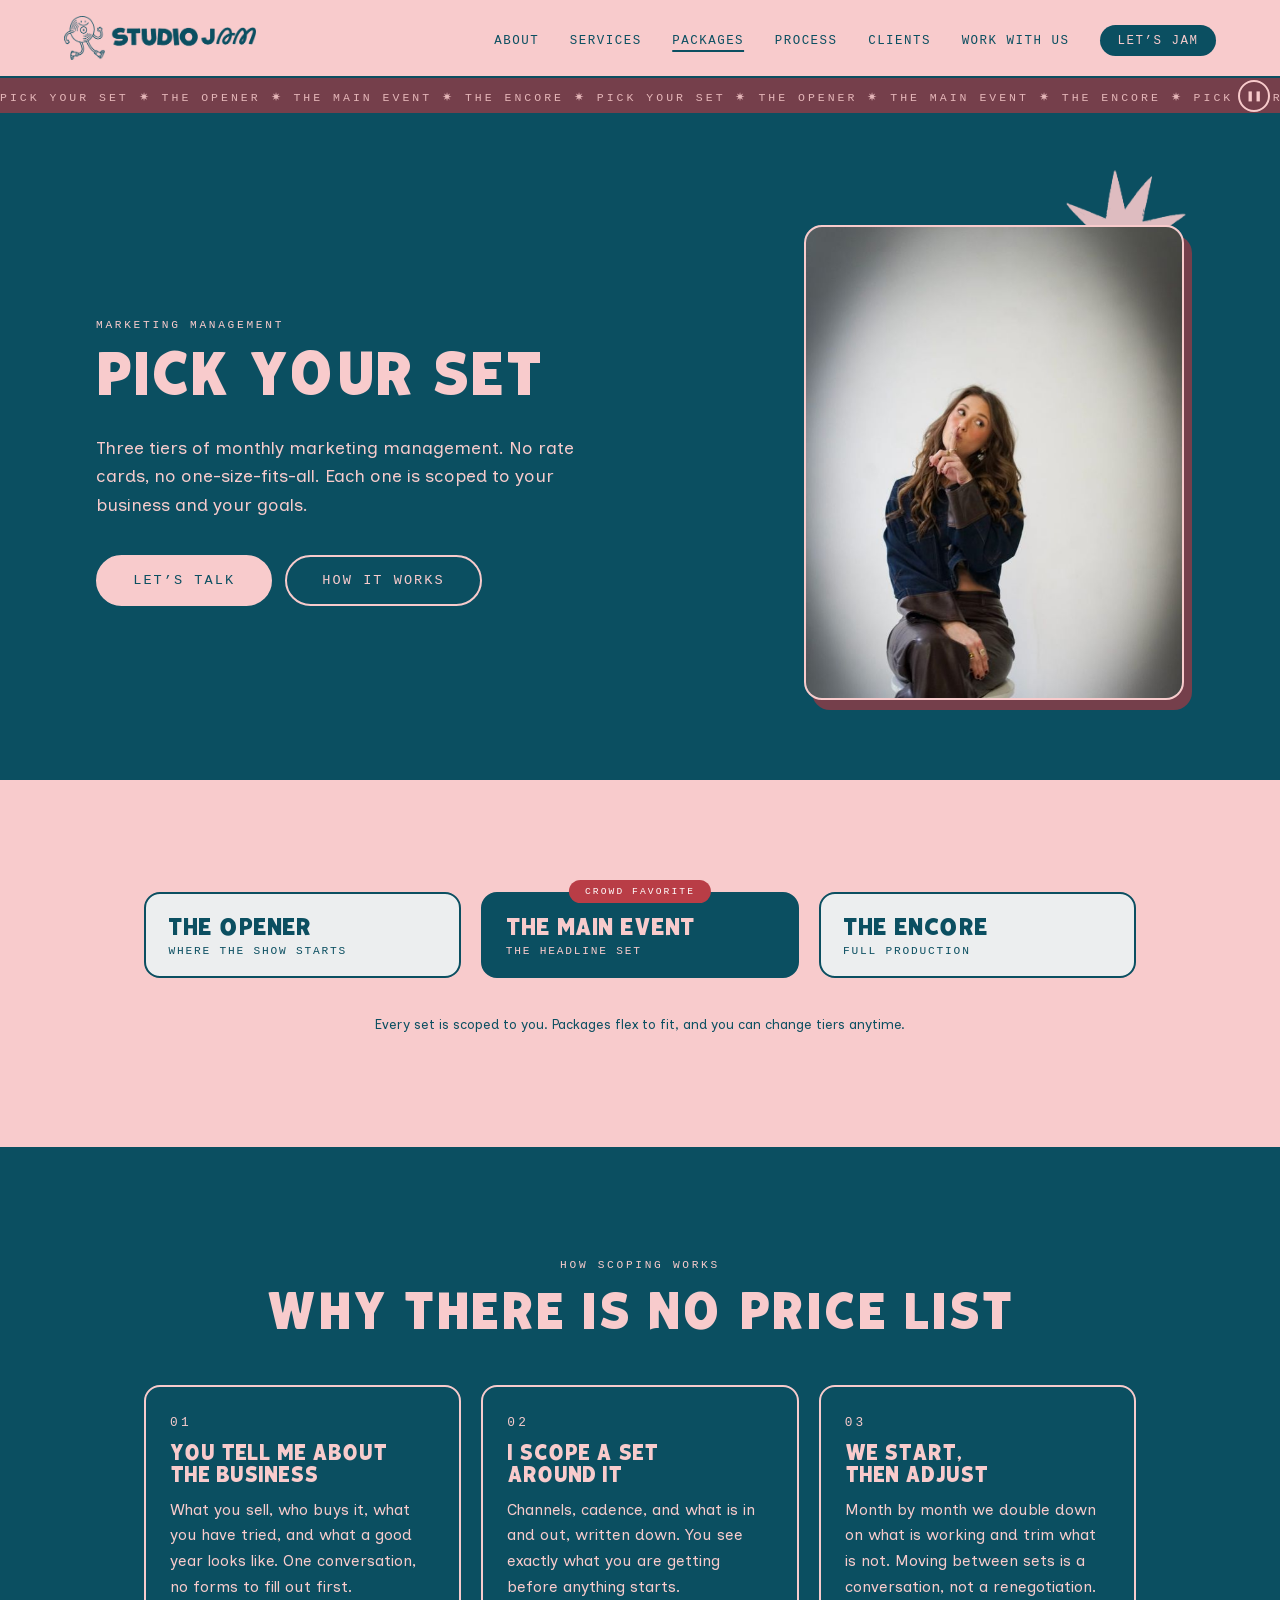
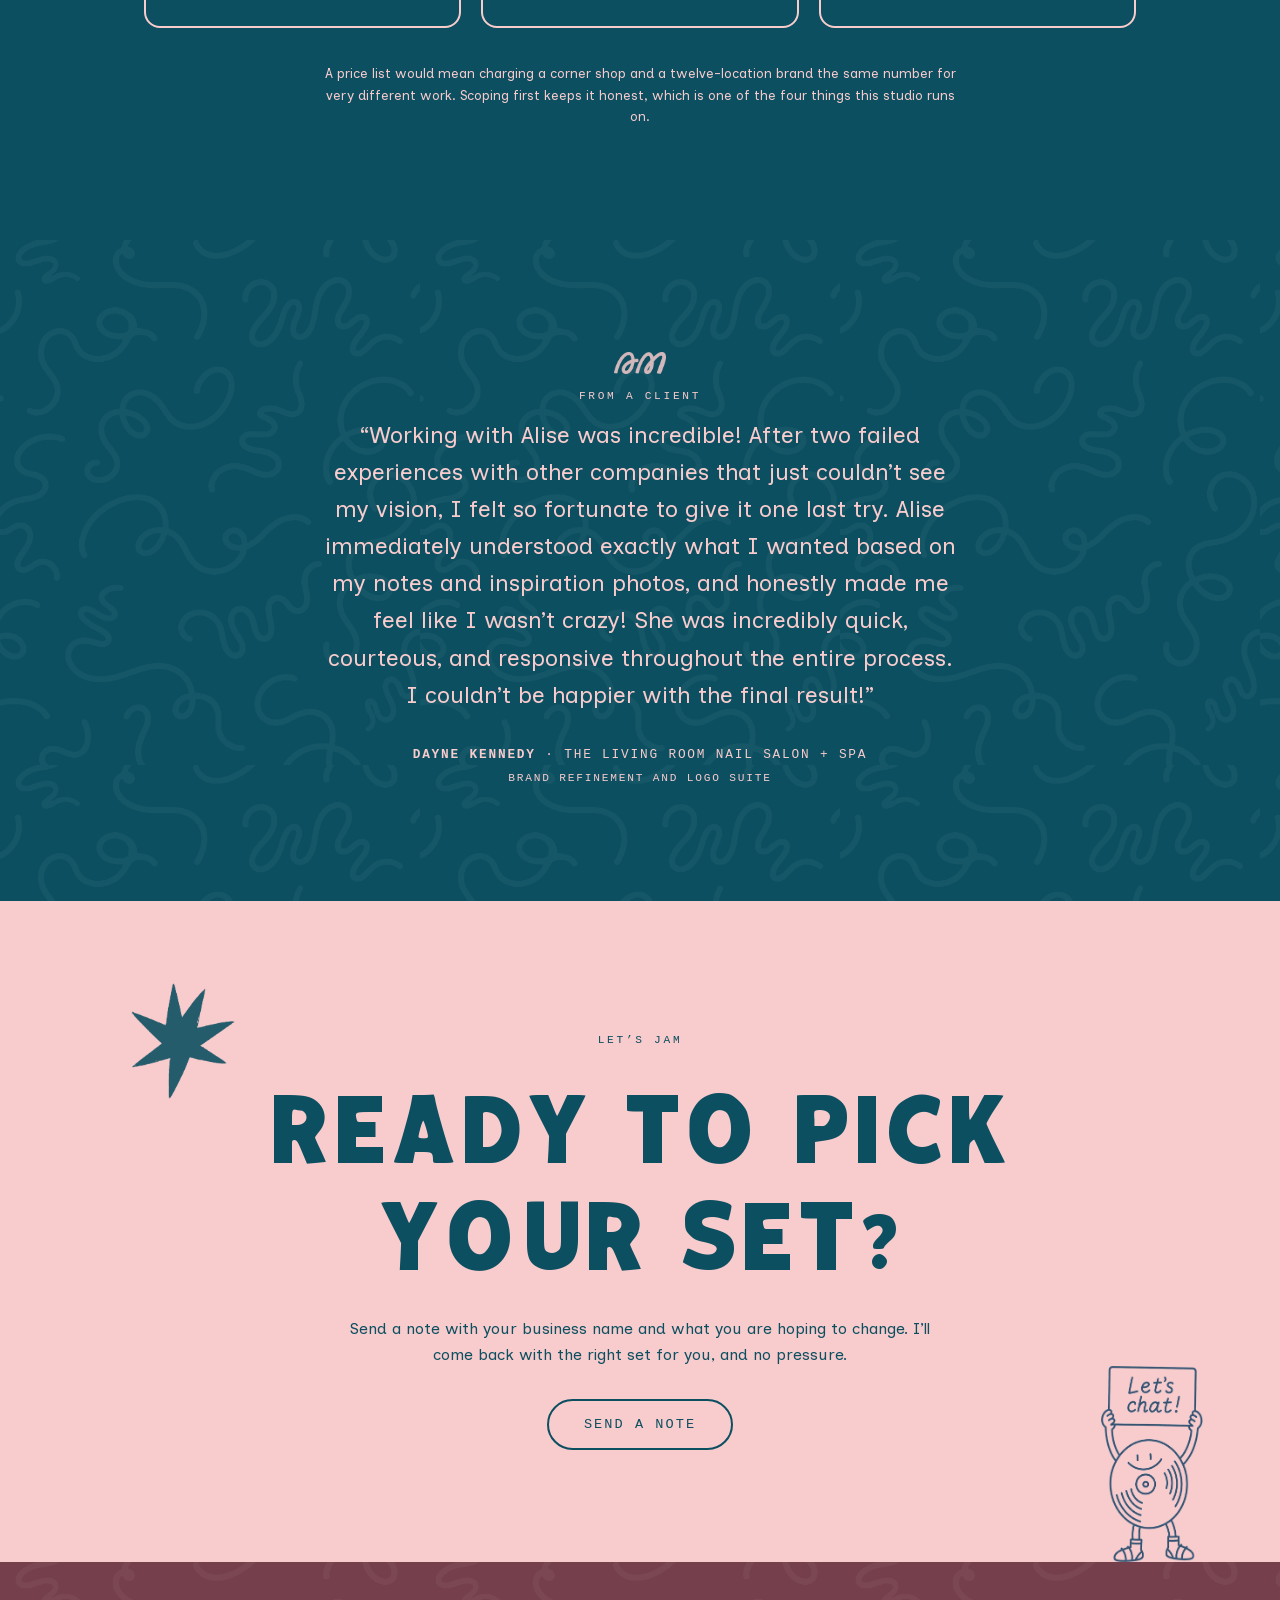
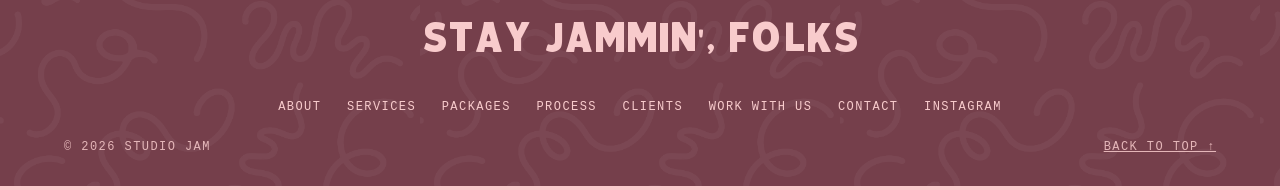
<file: packages.html>
<!DOCTYPE html>
<html lang="en">
<head>
<meta charset="UTF-8">

<meta name="viewport" content="width=device-width, initial-scale=1.0">
<title>Monthly Marketing Management Packages | Studio Jam</title>
<meta name="description" content="Three tiers of monthly marketing management from Studio Jam: The Opener, The Main Event, and The Encore. Scoped to your business, no rate cards.">
<link rel="icon" type="image/png" href="[data-uri]">
<link rel="canonical" href="https://studiojamcreatives.com/packages">
<meta property="og:type" content="website">
<meta property="og:site_name" content="Studio Jam">
<meta property="og:title" content="Monthly Marketing Management Packages | Studio Jam">
<meta property="og:description" content="Three tiers of monthly marketing management from Studio Jam: The Opener, The Main Event, and The Encore. Scoped to your business, no rate cards.">
<meta property="og:url" content="https://studiojamcreatives.com/packages">
<meta property="og:image" content="https://studiojamcreatives.com/assets/og.png">
<meta property="og:image:width" content="1200">
<meta property="og:image:height" content="630">
<meta name="twitter:card" content="summary_large_image">
<meta name="theme-color" content="#0B4F61">
<link rel="apple-touch-icon" href="/assets/img/icon-180.png">
<link rel="preload" href="/assets/fonts/closeout.woff2" as="font" type="font/woff2" crossorigin>
<link rel="preload" href="/assets/fonts/inclusive-sans.woff2" as="font" type="font/woff2" crossorigin>
<link rel="stylesheet" href="/assets/style.css?v=60">

</head>
<body>
<div id="sj-root">
<a class="skip" href="#main">Skip to content</a>
<!-- NAV -->
<header class="nav">
  <a class="nav-logo" href="/" aria-label="Studio Jam home"><img src="/assets/img/logo-lockup.png" alt="Studio Jam" width="900" height="206"></a>
  <nav class="nav-links" aria-label="Primary">
    <a href="/about">About</a>
    <a href="/services">Services</a>
    <a href="/packages" aria-current="page">Packages</a>
    <a href="/process">Process</a>
    <a href="/clients">Clients</a>
    <a href="/work-with-us">Work with us</a>
    <a class="nav-cta" href="/contact">Let&rsquo;s jam</a>
  </nav>
</header>
<!-- TICKER -->
<div class="ticker">
  <div class="ticker-track" aria-hidden="true">
    <span>Pick Your Set &#10039; The Opener &#10039; The Main Event &#10039; The Encore &#10039; Pick Your Set &#10039; The Opener &#10039; The Main Event &#10039; The Encore &#10039;&nbsp;</span>
    <span>Pick Your Set &#10039; The Opener &#10039; The Main Event &#10039; The Encore &#10039; Pick Your Set &#10039; The Opener &#10039; The Main Event &#10039; The Encore &#10039;&nbsp;</span>
  </div>
  <button class="ticker-toggle" type="button" aria-pressed="false" aria-label="Pause the scrolling banner"><span aria-hidden="true">&#10074;&#10074;</span></button>
</div>
<main id="main">
<section class="page-hero with-photo " id="top">
  <img class="hero-star star-a" src="/assets/img/star-pink.png" alt="" width="602" height="667">
  <div class="hero-grid">
    <div class="hero-copy">
    <p class="kicker">Marketing Management</p>
    <h1>Pick your set</h1>
    <p class="hero-tag">Three tiers of monthly marketing management. No rate cards, no one-size-fits-all. Each one is scoped to your business and your goals.</p>
    <div class="hero-ctas">
    <a class="btn btn-blush btn-solid" href="/contact">Let&rsquo;s talk</a>
    <a class="btn btn-blush" href="#how">How it works</a>
    </div>
    </div>
    <div class="photo-frame tilt-r">
      <img src="/assets/img/alise-think.jpg" srcset="/assets/img/alise-think-600.jpg 600w, /assets/img/alise-think.jpg 1100w" sizes="(max-width: 900px) 92vw, 440px" alt="Alise McCreary thinking it over, finger on chin" width="1100" height="1375">
    </div>
  </div>
</section>

<section class="packages page-tiers">
  <h2 class="sr-only">The three sets</h2>
  <div class="tier-grid">
    <div class="tier">
      <h3>The Opener</h3>
      <p class="tier-tag">Where the show starts</p>
      <ul>
        <li>Your main channel managed start to finish: planned, produced, posted</li>
        <li>A brand that shows up consistently where it matters most</li>
        <li>A monthly check-in and a plain-language recap of what worked</li>
      </ul>
    </div>
    <div class="tier tier-popular">
      <p class="badge">Crowd favorite</p>
      <h3>The Main Event</h3>
      <p class="tier-tag">The headline set</p>
      <ul>
        <li>More channels in rotation, including email</li>
        <li>Campaigns, launches, and promotions join the mix</li>
        <li>Strategy calls and reporting, so every move has a reason</li>
      </ul>
    </div>
    <div class="tier">
      <h3>The Encore</h3>
      <p class="tier-tag">Full production</p>
      <ul>
        <li>Everything in The Main Event, plus paid ads</li>
        <li>A dedicated team assembled around your account</li>
        <li>Alise stays your single point of contact, always</li>
      </ul>
    </div>
  </div>
  <p class="fine-print">Every set is scoped to you. Packages flex to fit, and you can change tiers anytime.</p>
</section>

<section class="process how" id="how">
  <p class="kicker">How scoping works</p>
  <h2>Why there is no price list</h2>
  <div class="step-grid">
    <div class="step-card">
      <p class="step-num">01</p>
      <h3>You tell me about the business</h3>
      <p>What you sell, who buys it, what you have tried, and what a good year looks like. One conversation, no forms to fill out first.</p>
    </div>
    <div class="step-card">
      <p class="step-num">02</p>
      <h3>I scope a set around it</h3>
      <p>Channels, cadence, and what is in and out, written down. You see exactly what you are getting before anything starts.</p>
    </div>
    <div class="step-card">
      <p class="step-num">03</p>
      <h3>We start, then adjust</h3>
      <p>Month by month we double down on what is working and trim what is not. Moving between sets is a conversation, not a renegotiation.</p>
    </div>
  </div>
  <p class="fine-print light">A price list would mean charging a corner shop and a twelve-location brand the same number for very different work. Scoping first keeps it honest, which is one of the four things this studio runs on.</p>
</section>

<!-- TESTIMONIAL -->
<section class="testimonial textured">
  <img loading="lazy" decoding="async" class="mono-mark" src="/assets/img/monogram-pink.png" alt="" width="300" height="129">
  <p class="kicker">From a client</p>
  <blockquote class="quote">&ldquo;Working with Alise was incredible! After two failed experiences with other companies that just couldn&rsquo;t see my vision, I felt so fortunate to give it one last try. Alise immediately understood exactly what I wanted based on my notes and inspiration photos, and honestly made me feel like I wasn&rsquo;t crazy! She was incredibly quick, courteous, and responsive throughout the entire process. I couldn&rsquo;t be happier with the final result!&rdquo;</blockquote>
  <p class="quote-by"><strong>Dayne Kennedy</strong> &middot; The Living Room Nail Salon + Spa<br><span>Brand refinement and logo suite</span></p>
</section>

<section class="contact has-chat">
  <img class="contact-star" src="/assets/img/star-teal.png" alt="" width="602" height="667">
  <img loading="lazy" decoding="async" class="deco chat" src="/assets/img/mascot-chat.png" alt="" width="466" height="891">
  <p class="kicker">Let&rsquo;s jam</p>
  <h2>Ready to pick your set?</h2>
  <p>Send a note with your business name and what you are hoping to change. I&rsquo;ll come back with the right set for you, and no pressure.</p>
  <a class="btn btn-teal" href="/contact">Send a note</a>
</section>
</main>
<!-- FOOTER -->
<footer class="footer textured">
  <p class="footer-big">Stay jammin&rsquo;, folks</p>
  <nav class="footer-links" aria-label="Footer">
    <a href="/about">About</a>
    <a href="/services">Services</a>
    <a href="/packages">Packages</a>
    <a href="/process">Process</a>
    <a href="/clients">Clients</a>
    <a href="/work-with-us">Work with us</a>
    <a href="/contact">Contact</a>
    <a href="https://instagram.com/studiojamcreatives" target="_blank" rel="noopener">Instagram<span class="sr-only"> (opens in a new tab)</span></a>
  </nav>
  <div class="footer-row">
    <p>&copy; 2026 Studio Jam</p>
    <a href="#top">Back to top &#8593;</a>
  </div>
</footer>

</div>
<script>
(function () {
  var tk = document.querySelector('.ticker'), tb = document.querySelector('.ticker-toggle');
  if (tk && tb) tb.addEventListener('click', function () {
    var paused = tk.classList.toggle('paused');
    tb.setAttribute('aria-pressed', String(paused));
    tb.setAttribute('aria-label', paused ? 'Resume the scrolling banner' : 'Pause the scrolling banner');
    tb.firstElementChild.innerHTML = paused ? '&#9654;' : '&#10074;&#10074;';
  });
})();
/* scroll-reveal removed: content is visible at rest, no motion on scroll */
</script>
</body>
</html>
</file>
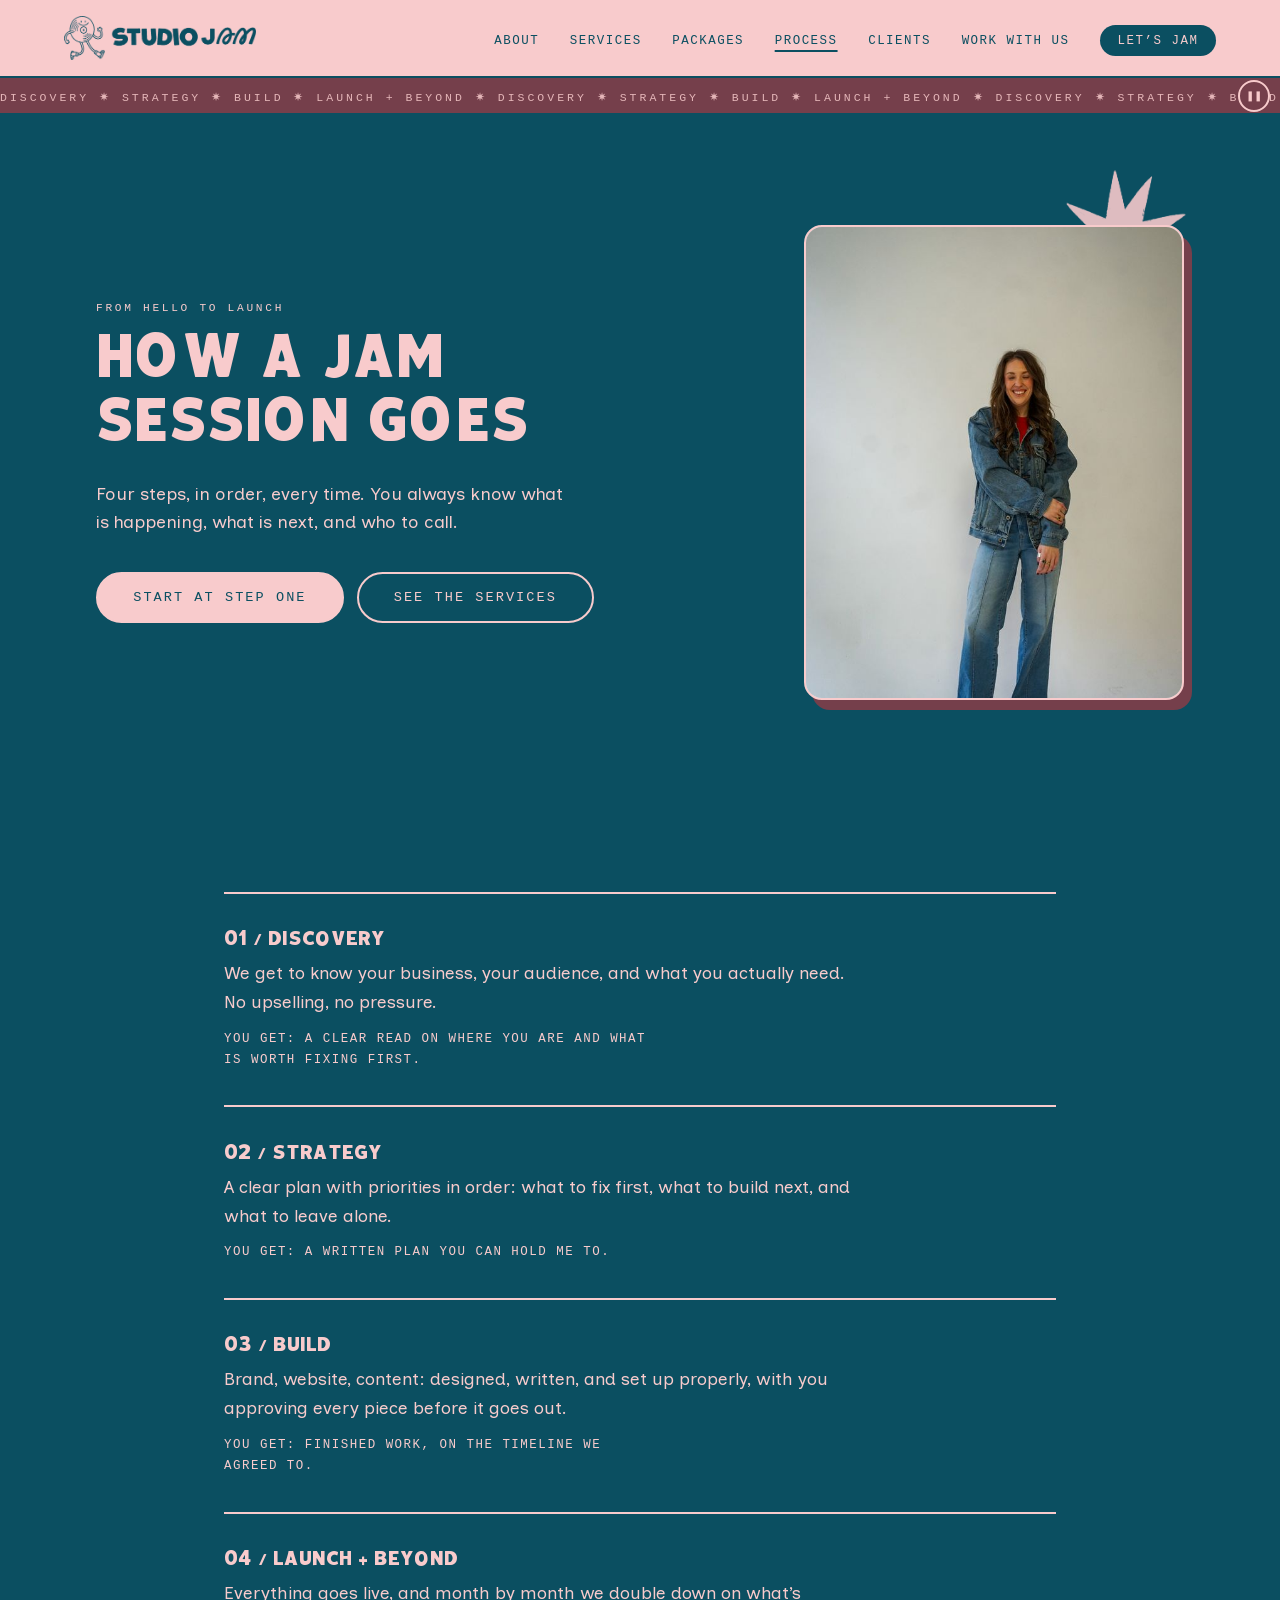
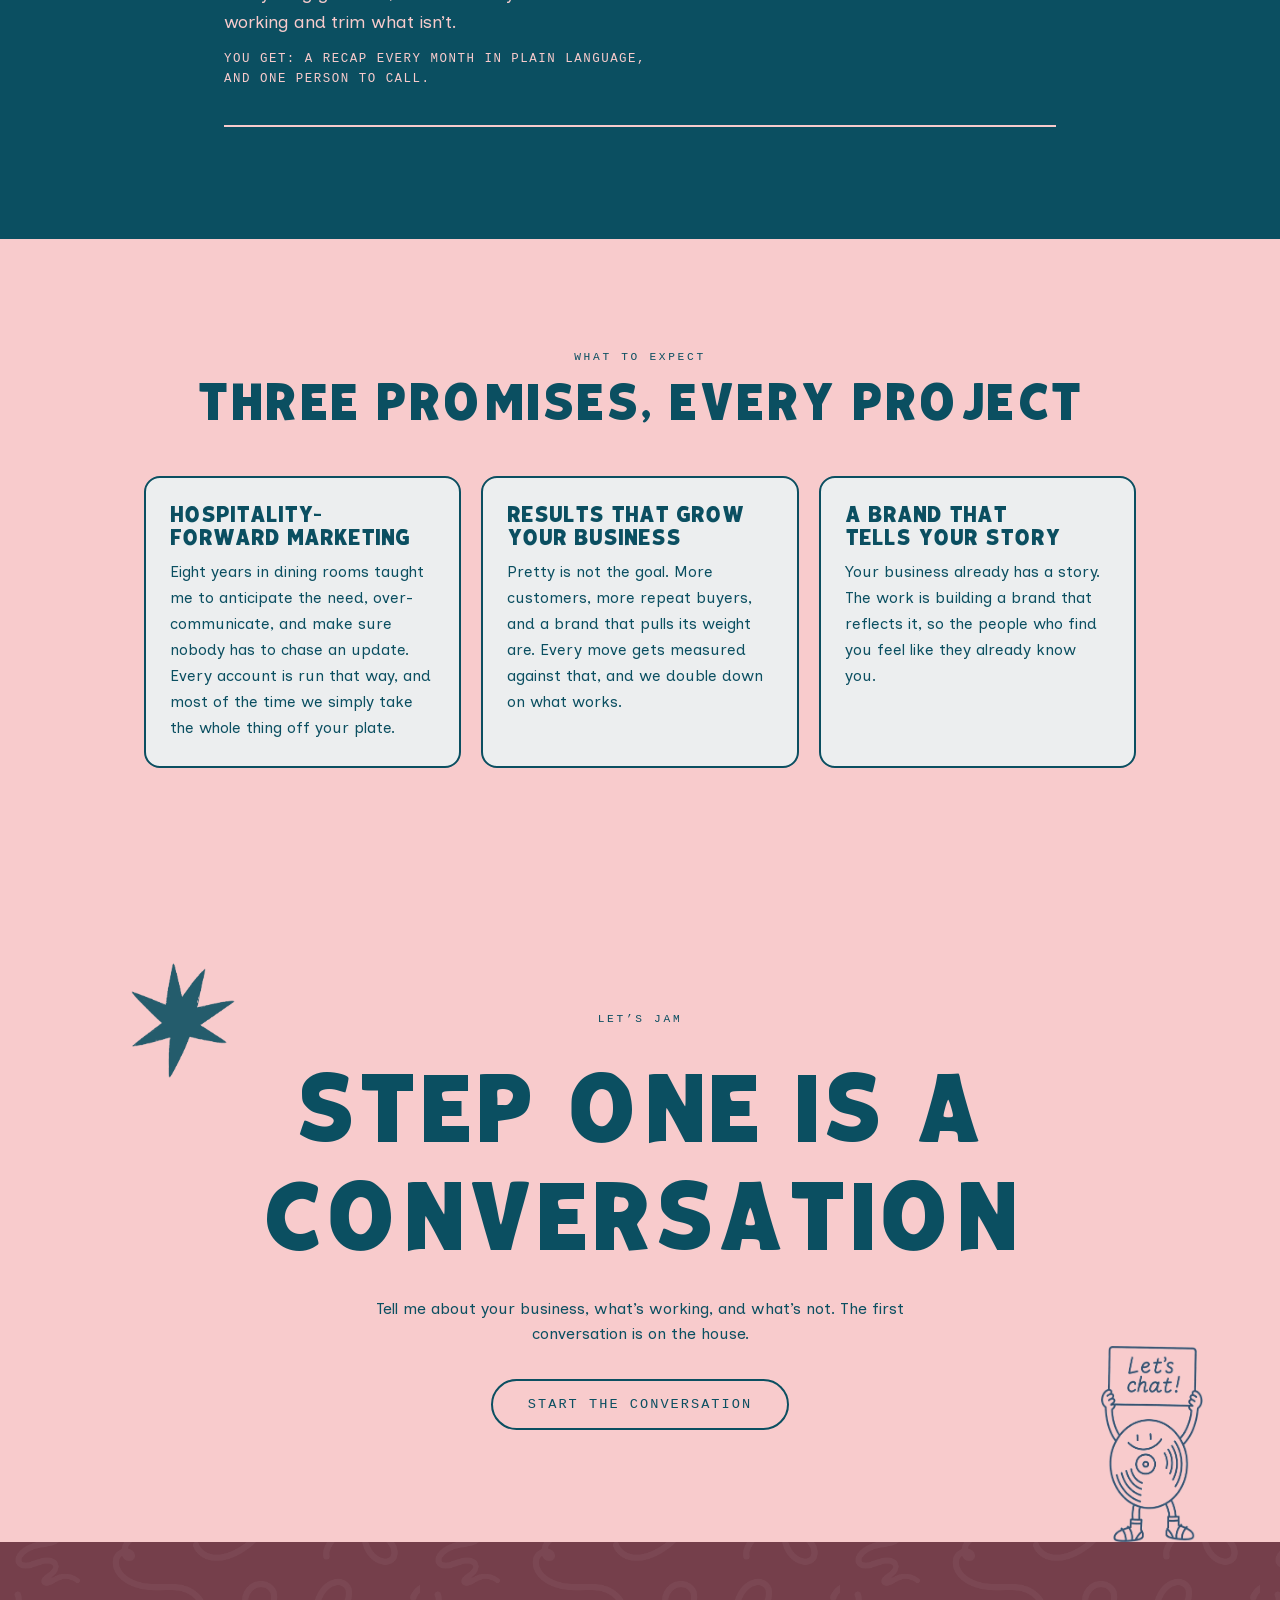
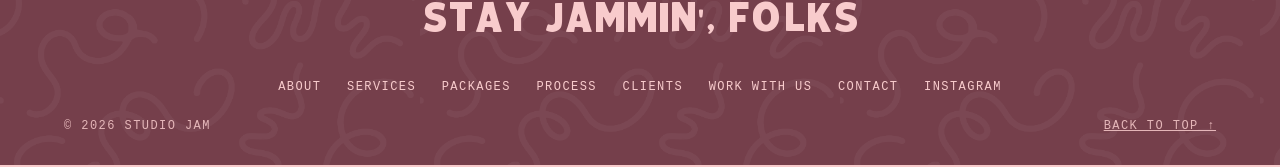
<file: process.html>
<!DOCTYPE html>
<html lang="en">
<head>
<meta charset="UTF-8">

<meta name="viewport" content="width=device-width, initial-scale=1.0">
<title>How a Project Works | Studio Jam</title>
<meta name="description" content="How a project with Studio Jam goes, from the first conversation to launch and the months after.">
<link rel="icon" type="image/png" href="[data-uri]">
<link rel="canonical" href="https://studiojamcreatives.com/process">
<meta property="og:type" content="website">
<meta property="og:site_name" content="Studio Jam">
<meta property="og:title" content="How a Project Works | Studio Jam">
<meta property="og:description" content="How a project with Studio Jam goes, from the first conversation to launch and the months after.">
<meta property="og:url" content="https://studiojamcreatives.com/process">
<meta property="og:image" content="https://studiojamcreatives.com/assets/og.png">
<meta property="og:image:width" content="1200">
<meta property="og:image:height" content="630">
<meta name="twitter:card" content="summary_large_image">
<meta name="theme-color" content="#0B4F61">
<link rel="apple-touch-icon" href="/assets/img/icon-180.png">
<link rel="preload" href="/assets/fonts/closeout.woff2" as="font" type="font/woff2" crossorigin>
<link rel="preload" href="/assets/fonts/inclusive-sans.woff2" as="font" type="font/woff2" crossorigin>
<link rel="stylesheet" href="/assets/style.css?v=60">

</head>
<body>
<div id="sj-root">
<a class="skip" href="#main">Skip to content</a>
<!-- NAV -->
<header class="nav">
  <a class="nav-logo" href="/" aria-label="Studio Jam home"><img src="/assets/img/logo-lockup.png" alt="Studio Jam" width="900" height="206"></a>
  <nav class="nav-links" aria-label="Primary">
    <a href="/about">About</a>
    <a href="/services">Services</a>
    <a href="/packages">Packages</a>
    <a href="/process" aria-current="page">Process</a>
    <a href="/clients">Clients</a>
    <a href="/work-with-us">Work with us</a>
    <a class="nav-cta" href="/contact">Let&rsquo;s jam</a>
  </nav>
</header>
<!-- TICKER -->
<div class="ticker">
  <div class="ticker-track" aria-hidden="true">
    <span>Discovery &#10039; Strategy &#10039; Build &#10039; Launch + Beyond &#10039; Discovery &#10039; Strategy &#10039; Build &#10039; Launch + Beyond &#10039;&nbsp;</span>
    <span>Discovery &#10039; Strategy &#10039; Build &#10039; Launch + Beyond &#10039; Discovery &#10039; Strategy &#10039; Build &#10039; Launch + Beyond &#10039;&nbsp;</span>
  </div>
  <button class="ticker-toggle" type="button" aria-pressed="false" aria-label="Pause the scrolling banner"><span aria-hidden="true">&#10074;&#10074;</span></button>
</div>
<main id="main">
<section class="page-hero with-photo " id="top">
  <img class="hero-star star-a" src="/assets/img/star-pink.png" alt="" width="602" height="667">
  <div class="hero-grid">
    <div class="hero-copy">
    <p class="kicker">From hello to launch</p>
    <h1>How a jam session goes</h1>
    <p class="hero-tag">Four steps, in order, every time. You always know what is happening, what is next, and who to call.</p>
    <div class="hero-ctas">
    <a class="btn btn-blush btn-solid" href="/contact">Start at step one</a>
    <a class="btn btn-blush" href="/services">See the services</a>
    </div>
    </div>
    <div class="photo-frame tilt-r">
      <img src="/assets/img/alise-stand.jpg" srcset="/assets/img/alise-stand-600.jpg 600w, /assets/img/alise-stand.jpg 1100w" sizes="(max-width: 900px) 92vw, 440px" alt="Alise McCreary standing on a block in a denim jacket" width="1100" height="1375">
    </div>
  </div>
</section>

<section class="process page-steps">
  <div class="steps big">
    <div class="step">
      <p class="step-num">01 / Discovery</p>
      <p>We get to know your business, your audience, and what you actually need. No upselling, no pressure.</p>
      <p class="step-get">You get: a clear read on where you are and what is worth fixing first.</p>
    </div>
    <div class="step">
      <p class="step-num">02 / Strategy</p>
      <p>A clear plan with priorities in order: what to fix first, what to build next, and what to leave alone.</p>
      <p class="step-get">You get: a written plan you can hold me to.</p>
    </div>
    <div class="step">
      <p class="step-num">03 / Build</p>
      <p>Brand, website, content: designed, written, and set up properly, with you approving every piece before it goes out.</p>
      <p class="step-get">You get: finished work, on the timeline we agreed to.</p>
    </div>
    <div class="step">
      <p class="step-num">04 / Launch + beyond</p>
      <p>Everything goes live, and month by month we double down on what&rsquo;s working and trim what isn&rsquo;t.</p>
      <p class="step-get">You get: a recap every month in plain language, and one person to call.</p>
    </div>
  </div>
</section>

<section class="expect">
  <p class="kicker">What to expect</p>
  <h2>Three promises, every project</h2>
  <div class="pillar-grid three">
    <div class="pillar">
      <h3>Hospitality-forward marketing</h3>
      <p>Eight years in dining rooms taught me to anticipate the need, over-communicate, and make sure nobody has to chase an update. Every account is run that way, and most of the time we simply take the whole thing off your plate.</p>
    </div>
    <div class="pillar">
      <h3>Results that grow your business</h3>
      <p>Pretty is not the goal. More customers, more repeat buyers, and a brand that pulls its weight are. Every move gets measured against that, and we double down on what works.</p>
    </div>
    <div class="pillar">
      <h3>A brand that tells your story</h3>
      <p>Your business already has a story. The work is building a brand that reflects it, so the people who find you feel like they already know you.</p>
    </div>
  </div>
</section>

<section class="contact has-chat">
  <img class="contact-star" src="/assets/img/star-teal.png" alt="" width="602" height="667">
  <img loading="lazy" decoding="async" class="deco chat" src="/assets/img/mascot-chat.png" alt="" width="466" height="891">
  <p class="kicker">Let&rsquo;s jam</p>
  <h2>Step one is a conversation</h2>
  <p>Tell me about your business, what&rsquo;s working, and what&rsquo;s not. The first conversation is on the house.</p>
  <a class="btn btn-teal" href="/contact">Start the conversation</a>
</section>
</main>
<!-- FOOTER -->
<footer class="footer textured">
  <p class="footer-big">Stay jammin&rsquo;, folks</p>
  <nav class="footer-links" aria-label="Footer">
    <a href="/about">About</a>
    <a href="/services">Services</a>
    <a href="/packages">Packages</a>
    <a href="/process">Process</a>
    <a href="/clients">Clients</a>
    <a href="/work-with-us">Work with us</a>
    <a href="/contact">Contact</a>
    <a href="https://instagram.com/studiojamcreatives" target="_blank" rel="noopener">Instagram<span class="sr-only"> (opens in a new tab)</span></a>
  </nav>
  <div class="footer-row">
    <p>&copy; 2026 Studio Jam</p>
    <a href="#top">Back to top &#8593;</a>
  </div>
</footer>

</div>
<script>
(function () {
  var tk = document.querySelector('.ticker'), tb = document.querySelector('.ticker-toggle');
  if (tk && tb) tb.addEventListener('click', function () {
    var paused = tk.classList.toggle('paused');
    tb.setAttribute('aria-pressed', String(paused));
    tb.setAttribute('aria-label', paused ? 'Resume the scrolling banner' : 'Pause the scrolling banner');
    tb.firstElementChild.innerHTML = paused ? '&#9654;' : '&#10074;&#10074;';
  });
})();
/* scroll-reveal removed: content is visible at rest, no motion on scroll */
</script>
</body>
</html>
</file>
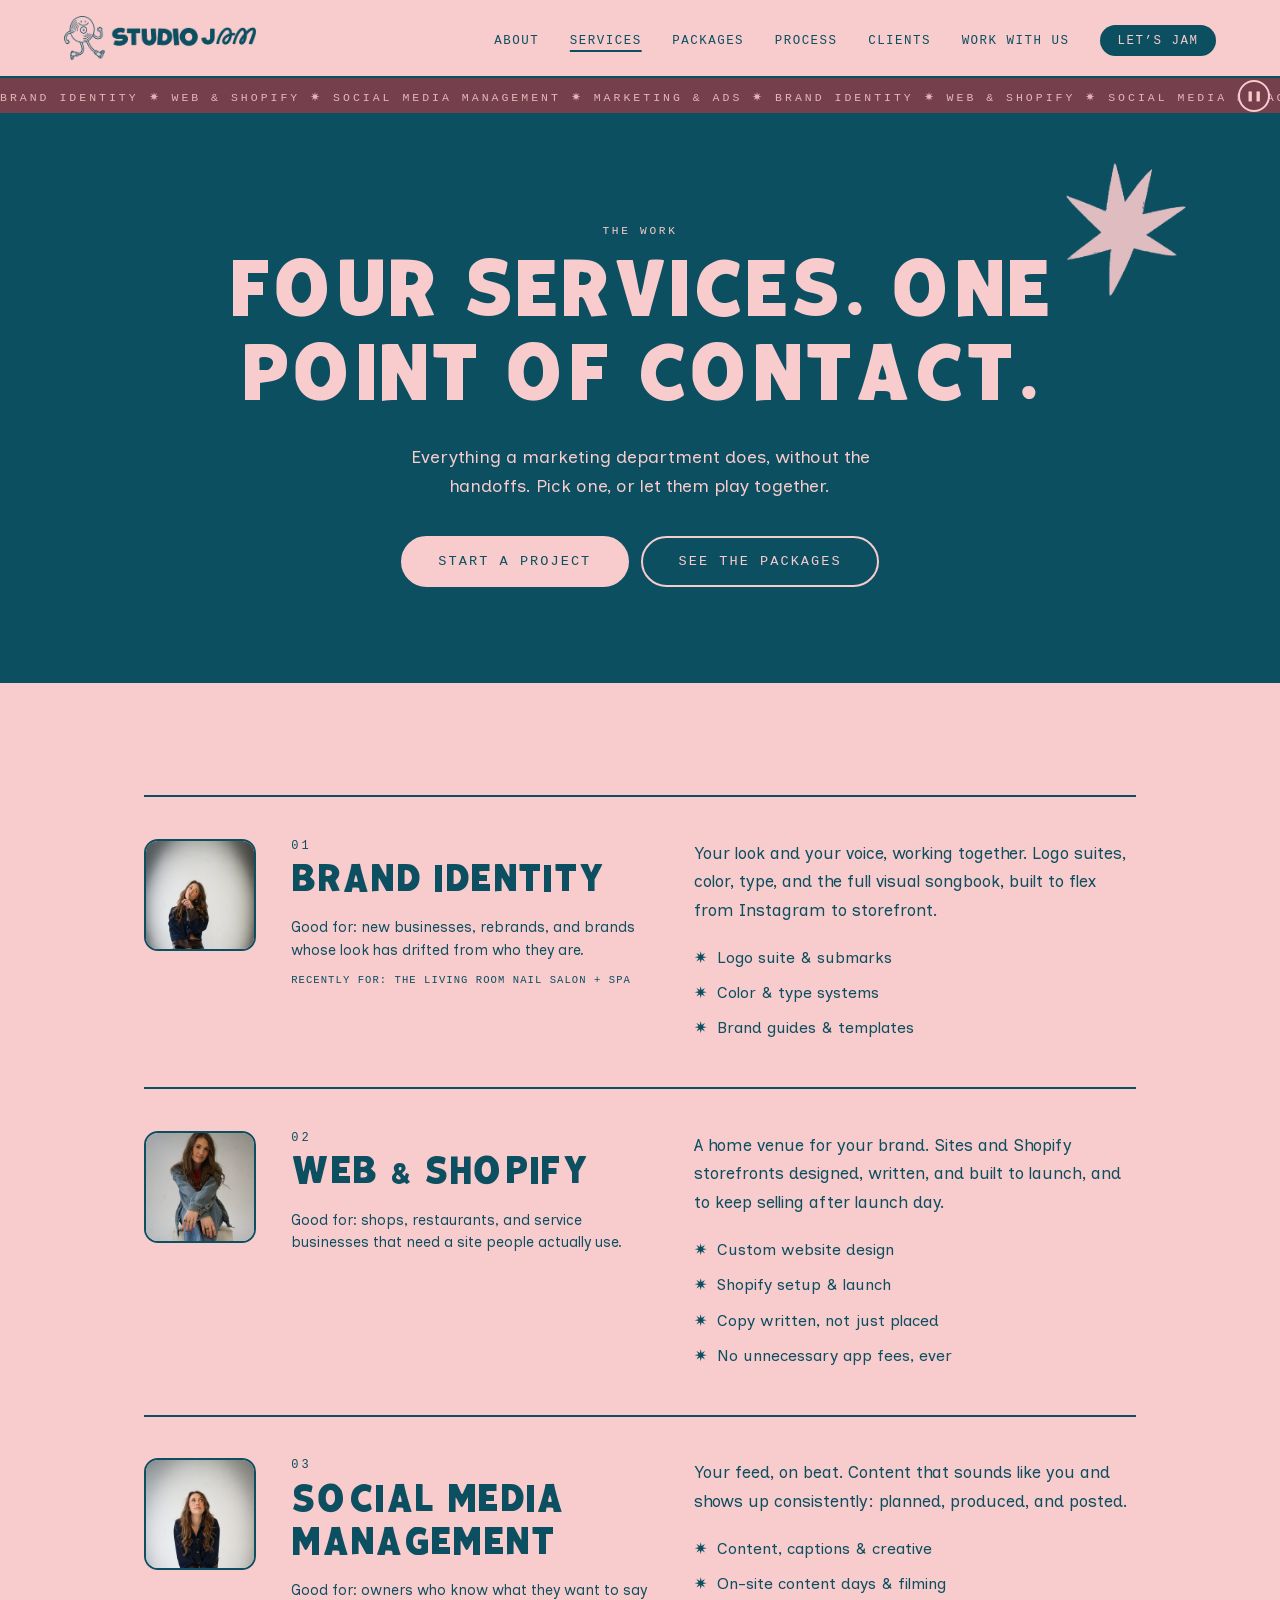
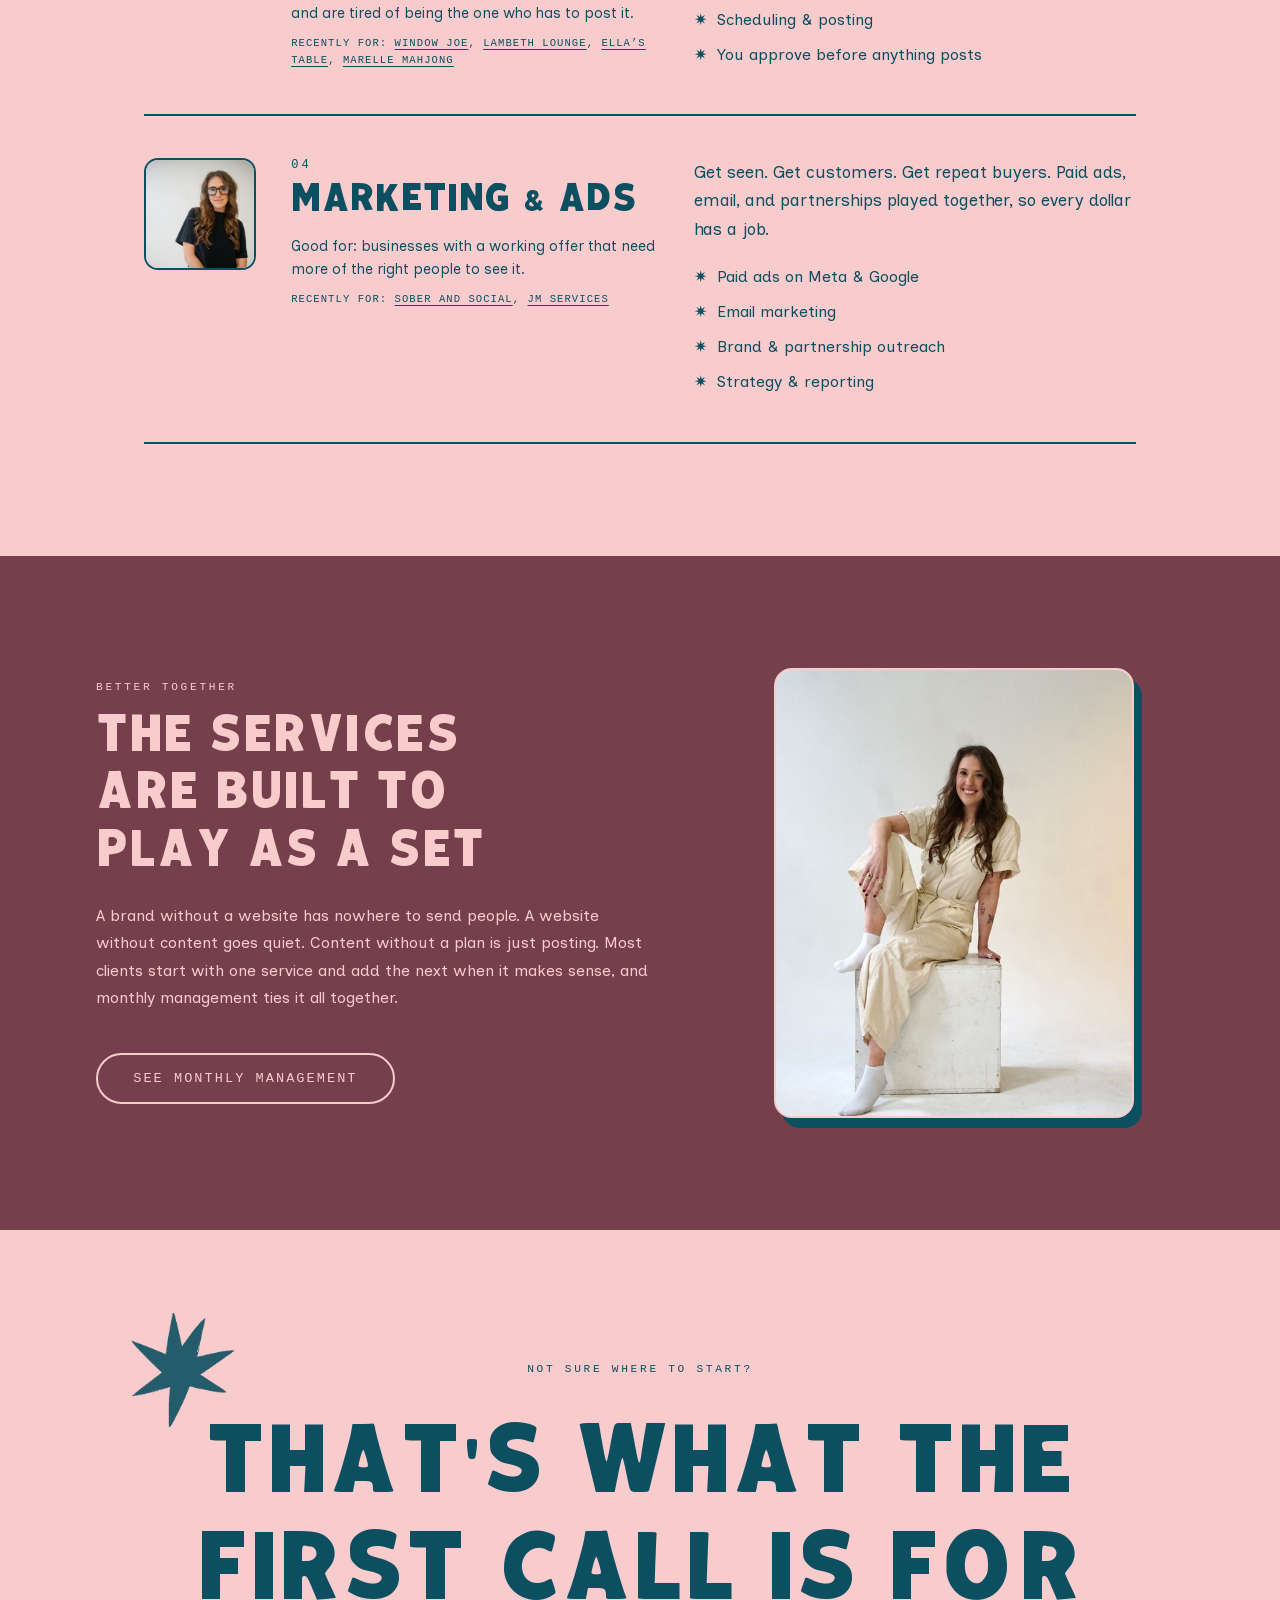
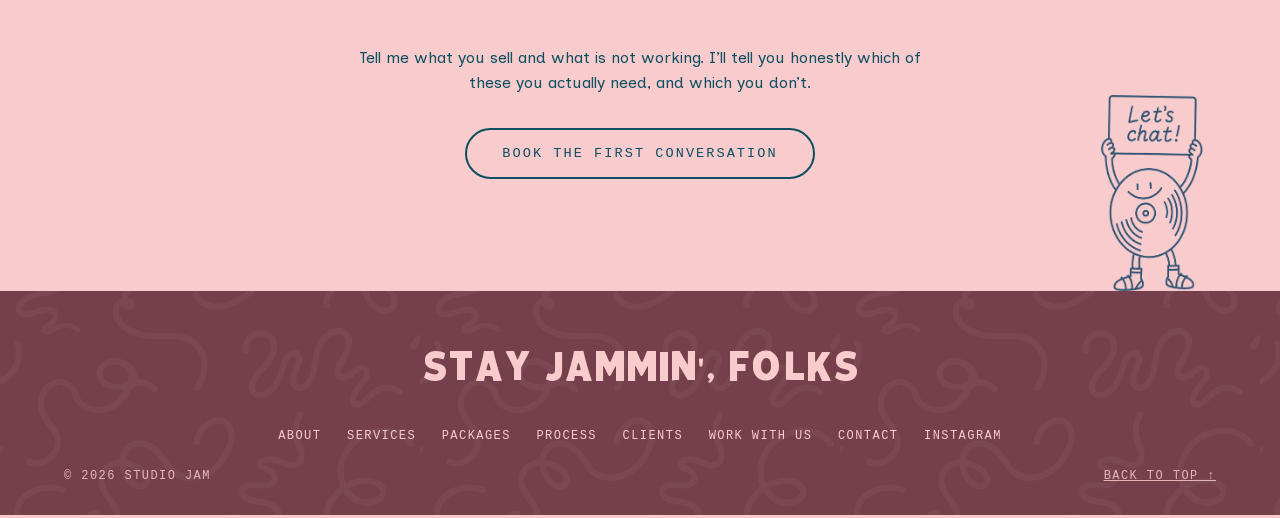
<file: services.html>
<!DOCTYPE html>
<html lang="en">
<head>
<meta charset="UTF-8">

<meta name="viewport" content="width=device-width, initial-scale=1.0">
<title>Brand, Web, Social &amp; Ads Services | Studio Jam</title>
<meta name="description" content="Brand identity, websites and Shopify, social media management, and marketing and ads. What Studio Jam does and what is included in each.">
<link rel="icon" type="image/png" href="[data-uri]">
<link rel="canonical" href="https://studiojamcreatives.com/services">
<meta property="og:type" content="website">
<meta property="og:site_name" content="Studio Jam">
<meta property="og:title" content="Brand, Web, Social &amp; Ads Services | Studio Jam">
<meta property="og:description" content="Brand identity, websites and Shopify, social media management, and marketing and ads. What Studio Jam does and what is included in each.">
<meta property="og:url" content="https://studiojamcreatives.com/services">
<meta property="og:image" content="https://studiojamcreatives.com/assets/og.png">
<meta property="og:image:width" content="1200">
<meta property="og:image:height" content="630">
<meta name="twitter:card" content="summary_large_image">
<meta name="theme-color" content="#0B4F61">
<link rel="apple-touch-icon" href="/assets/img/icon-180.png">
<link rel="preload" href="/assets/fonts/closeout.woff2" as="font" type="font/woff2" crossorigin>
<link rel="preload" href="/assets/fonts/inclusive-sans.woff2" as="font" type="font/woff2" crossorigin>
<link rel="stylesheet" href="/assets/style.css?v=60">

</head>
<body>
<div id="sj-root">
<a class="skip" href="#main">Skip to content</a>
<!-- NAV -->
<header class="nav">
  <a class="nav-logo" href="/" aria-label="Studio Jam home"><img src="/assets/img/logo-lockup.png" alt="Studio Jam" width="900" height="206"></a>
  <nav class="nav-links" aria-label="Primary">
    <a href="/about">About</a>
    <a href="/services" aria-current="page">Services</a>
    <a href="/packages">Packages</a>
    <a href="/process">Process</a>
    <a href="/clients">Clients</a>
    <a href="/work-with-us">Work with us</a>
    <a class="nav-cta" href="/contact">Let&rsquo;s jam</a>
  </nav>
</header>
<!-- TICKER -->
<div class="ticker">
  <div class="ticker-track" aria-hidden="true">
    <span>Brand Identity &#10039; Web &amp; Shopify &#10039; Social Media Management &#10039; Marketing &amp; Ads &#10039; Brand Identity &#10039; Web &amp; Shopify &#10039; Social Media Management &#10039; Marketing &amp; Ads &#10039;&nbsp;</span>
    <span>Brand Identity &#10039; Web &amp; Shopify &#10039; Social Media Management &#10039; Marketing &amp; Ads &#10039; Brand Identity &#10039; Web &amp; Shopify &#10039; Social Media Management &#10039; Marketing &amp; Ads &#10039;&nbsp;</span>
  </div>
  <button class="ticker-toggle" type="button" aria-pressed="false" aria-label="Pause the scrolling banner"><span aria-hidden="true">&#10074;&#10074;</span></button>
</div>
<main id="main">
<section class="page-hero " id="top">
  <img class="hero-star star-a" src="/assets/img/star-pink.png" alt="" width="602" height="667">
    <p class="kicker">The Work</p>
    <h1>Four services. One point of contact.</h1>
    <p class="hero-tag">Everything a marketing department does, without the handoffs. Pick one, or let them play together.</p>
    <div class="hero-ctas">
    <a class="btn btn-blush btn-solid" href="/contact">Start a project</a>
    <a class="btn btn-blush" href="/packages">See the packages</a>
    </div>
</section>

<section class="service-rows">
    <div class="service-row" id="s01">
      <div class="service-row-thumb"><img src="/assets/img/alise-think-600.jpg" alt="" width="600" height="750" loading="lazy" decoding="async"></div>
      <div class="service-row-head">
        <span class="num">01</span>
        <h2>Brand Identity</h2>
        <p class="good">Good for: new businesses, rebrands, and brands whose look has drifted from who they are.</p>
        <p class="recent">Recently for: The Living Room Nail Salon + Spa</p>
      </div>
      <div class="service-row-body">
        <p>Your look and your voice, working together. Logo suites, color, type, and the full visual songbook, built to flex from Instagram to storefront.</p>
        <ul>
        <li>Logo suite &amp; submarks</li>
        <li>Color &amp; type systems</li>
        <li>Brand guides &amp; templates</li>
        </ul>
      </div>
    </div>
    <div class="service-row" id="s02">
      <div class="service-row-thumb"><img src="/assets/img/alise-seated-600.jpg" alt="" width="600" height="750" loading="lazy" decoding="async"></div>
      <div class="service-row-head">
        <span class="num">02</span>
        <h2>Web &amp; Shopify</h2>
        <p class="good">Good for: shops, restaurants, and service businesses that need a site people actually use.</p>
      </div>
      <div class="service-row-body">
        <p>A home venue for your brand. Sites and Shopify storefronts designed, written, and built to launch, and to keep selling after launch day.</p>
        <ul>
        <li>Custom website design</li>
        <li>Shopify setup &amp; launch</li>
        <li>Copy written, not just placed</li>
        <li>No unnecessary app fees, ever</li>
        </ul>
      </div>
    </div>
    <div class="service-row" id="s03">
      <div class="service-row-thumb"><img src="/assets/img/alise-lookup-600.jpg" alt="" width="600" height="750" loading="lazy" decoding="async"></div>
      <div class="service-row-head">
        <span class="num">03</span>
        <h2>Social Media Management</h2>
        <p class="good">Good for: owners who know what they want to say and are tired of being the one who has to post it.</p>
        <p class="recent">Recently for: <a href="https://www.windowjoeoxford.com/" target="_blank" rel="noopener">Window Joe<span class="sr-only"> (opens in a new tab)</span></a>, <a href="https://www.innatcarnallhall.com/restaurants-fayetteville-ar/lambeth-lounge-coffee-bar" target="_blank" rel="noopener">Lambeth Lounge<span class="sr-only"> (opens in a new tab)</span></a>, <a href="https://www.innatcarnallhall.com/restaurants-fayetteville-ar" target="_blank" rel="noopener">Ella&rsquo;s Table<span class="sr-only"> (opens in a new tab)</span></a>, <a href="https://www.marellemahjong.com/" target="_blank" rel="noopener">Marelle Mahjong<span class="sr-only"> (opens in a new tab)</span></a></p>
      </div>
      <div class="service-row-body">
        <p>Your feed, on beat. Content that sounds like you and shows up consistently: planned, produced, and posted.</p>
        <ul>
        <li>Content, captions &amp; creative</li>
        <li>On-site content days &amp; filming</li>
        <li>Scheduling &amp; posting</li>
        <li>You approve before anything posts</li>
        </ul>
      </div>
    </div>
    <div class="service-row" id="s04">
      <div class="service-row-thumb"><img src="/assets/img/alise-glasses-600.jpg" alt="" width="600" height="750" loading="lazy" decoding="async"></div>
      <div class="service-row-head">
        <span class="num">04</span>
        <h2>Marketing &amp; Ads</h2>
        <p class="good">Good for: businesses with a working offer that need more of the right people to see it.</p>
        <p class="recent">Recently for: <a href="https://instagram.com/kbridgers1" target="_blank" rel="noopener">Sober and Social<span class="sr-only"> (opens in a new tab)</span></a>, <a href="https://jmservices.biz/" target="_blank" rel="noopener">JM Services<span class="sr-only"> (opens in a new tab)</span></a></p>
      </div>
      <div class="service-row-body">
        <p>Get seen. Get customers. Get repeat buyers. Paid ads, email, and partnerships played together, so every dollar has a job.</p>
        <ul>
        <li>Paid ads on Meta &amp; Google</li>
        <li>Email marketing</li>
        <li>Brand &amp; partnership outreach</li>
        <li>Strategy &amp; reporting</li>
        </ul>
      </div>
    </div>
</section>

<section class="mix split">
  <div class="split-grid">
    <div class="split-copy">
      <p class="kicker">Better together</p>
      <h2>The services are built to play as a set</h2>
      <p class="packages-intro">A brand without a website has nowhere to send people. A website without content goes quiet. Content without a plan is just posting. Most clients start with one service and add the next when it makes sense, and monthly management ties it all together.</p>
      <a class="btn btn-teal" href="/packages">See monthly management</a>
    </div>
    <div class="photo-frame tilt-r">
      <img loading="lazy" decoding="async" src="/assets/img/alise-cream.jpg" srcset="/assets/img/alise-cream-600.jpg 600w, /assets/img/alise-cream.jpg 1100w" sizes="(max-width: 900px) 92vw, 440px" alt="Alise McCreary seated on a block, smiling" width="1100" height="1375">
    </div>
  </div>
</section>

<section class="contact has-chat">
  <img class="contact-star" src="/assets/img/star-teal.png" alt="" width="602" height="667">
  <img loading="lazy" decoding="async" class="deco chat" src="/assets/img/mascot-chat.png" alt="" width="466" height="891">
  <p class="kicker">Not sure where to start?</p>
  <h2>That&rsquo;s what the first call is for</h2>
  <p>Tell me what you sell and what is not working. I&rsquo;ll tell you honestly which of these you actually need, and which you don&rsquo;t.</p>
  <a class="btn btn-teal" href="/contact">Book the first conversation</a>
</section>
</main>
<!-- FOOTER -->
<footer class="footer textured">
  <p class="footer-big">Stay jammin&rsquo;, folks</p>
  <nav class="footer-links" aria-label="Footer">
    <a href="/about">About</a>
    <a href="/services">Services</a>
    <a href="/packages">Packages</a>
    <a href="/process">Process</a>
    <a href="/clients">Clients</a>
    <a href="/work-with-us">Work with us</a>
    <a href="/contact">Contact</a>
    <a href="https://instagram.com/studiojamcreatives" target="_blank" rel="noopener">Instagram<span class="sr-only"> (opens in a new tab)</span></a>
  </nav>
  <div class="footer-row">
    <p>&copy; 2026 Studio Jam</p>
    <a href="#top">Back to top &#8593;</a>
  </div>
</footer>

</div>
<script>
(function () {
  var tk = document.querySelector('.ticker'), tb = document.querySelector('.ticker-toggle');
  if (tk && tb) tb.addEventListener('click', function () {
    var paused = tk.classList.toggle('paused');
    tb.setAttribute('aria-pressed', String(paused));
    tb.setAttribute('aria-label', paused ? 'Resume the scrolling banner' : 'Pause the scrolling banner');
    tb.firstElementChild.innerHTML = paused ? '&#9654;' : '&#10074;&#10074;';
  });
})();
/* scroll-reveal removed: content is visible at rest, no motion on scroll */
</script>
</body>
</html>
</file>
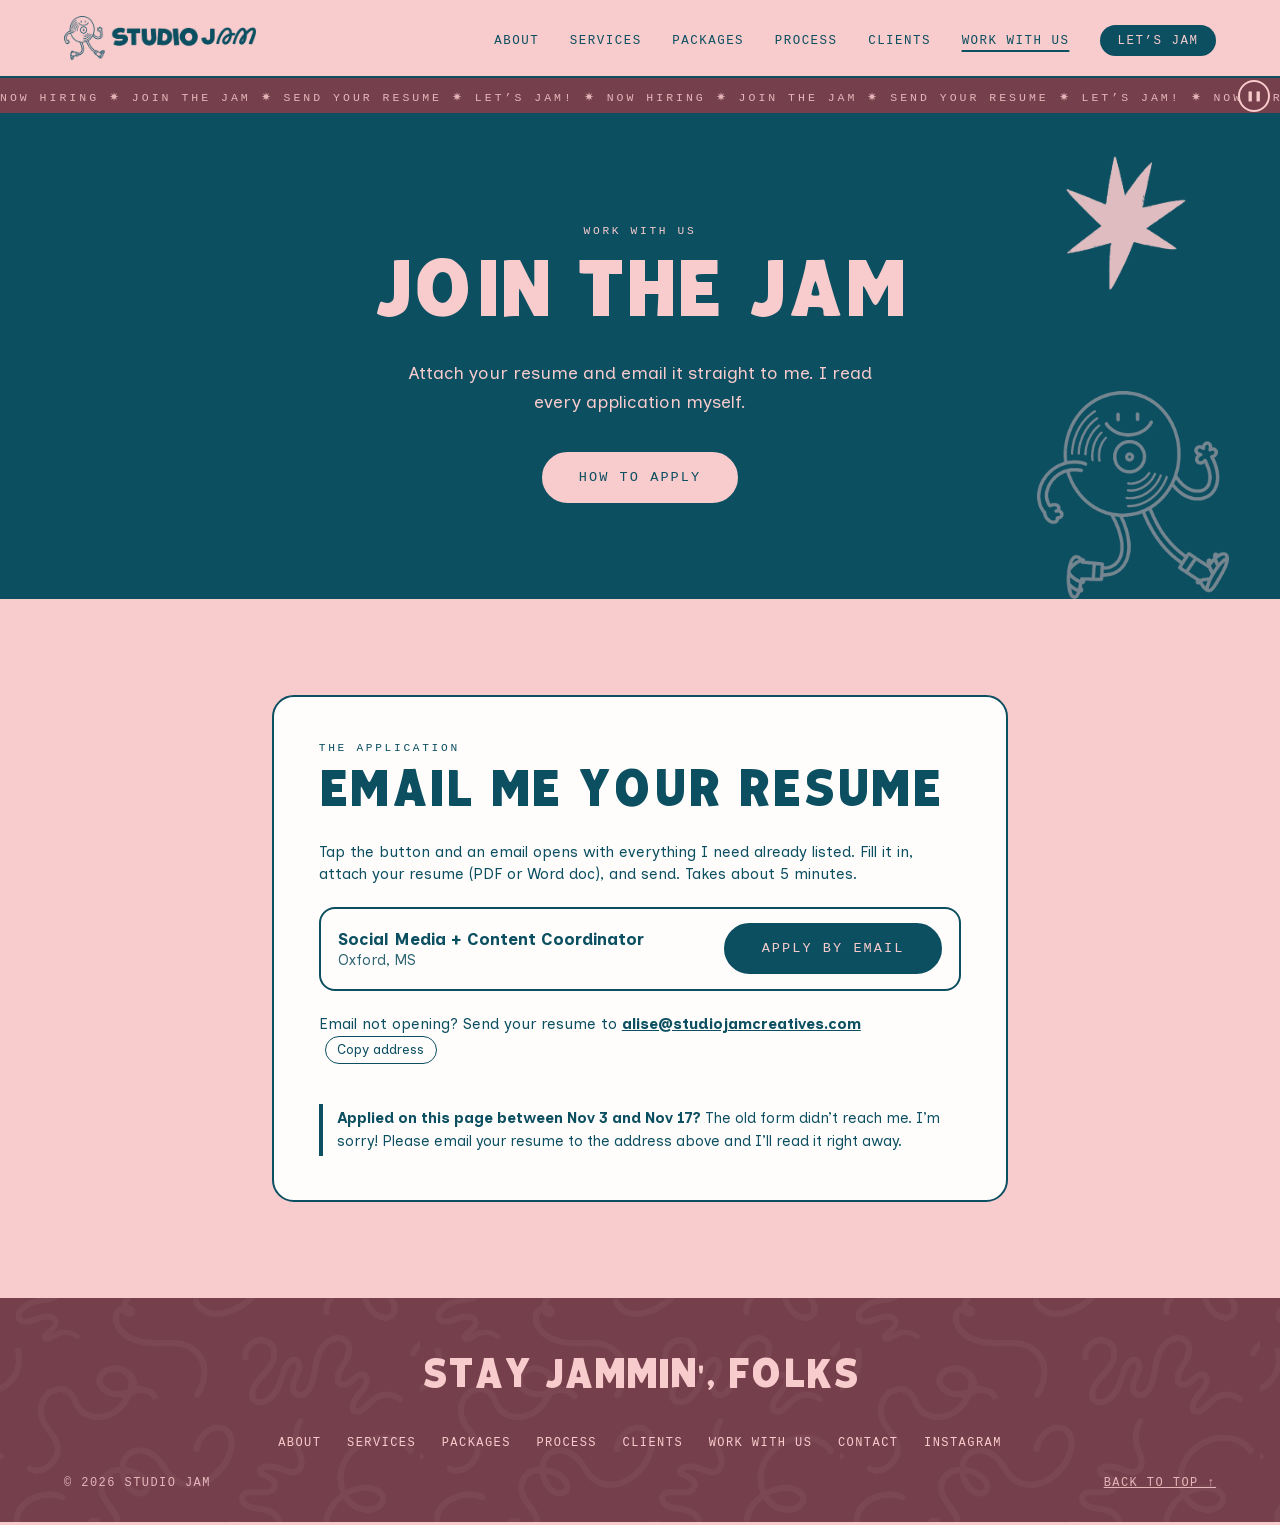
<file: work-with-us.html>
<!DOCTYPE html>
<html lang="en">
<head>
<meta charset="UTF-8">

<meta name="viewport" content="width=device-width, initial-scale=1.0">
<title>Work With Us | Studio Jam</title>
<meta name="description" content="Want to work with Studio Jam? Email your resume straight to Alise. She reads every application herself.">
<link rel="icon" type="image/png" href="[data-uri]">
<link rel="canonical" href="https://studiojamcreatives.com/work-with-us">
<meta property="og:type" content="website">
<meta property="og:site_name" content="Studio Jam">
<meta property="og:title" content="Work With Us | Studio Jam">
<meta property="og:description" content="Want to work with Studio Jam? Email your resume straight to Alise. She reads every application herself.">
<meta property="og:url" content="https://studiojamcreatives.com/work-with-us">
<meta property="og:image" content="https://studiojamcreatives.com/assets/og.png">
<meta property="og:image:width" content="1200">
<meta property="og:image:height" content="630">
<meta name="twitter:card" content="summary_large_image">
<meta name="theme-color" content="#0B4F61">
<link rel="apple-touch-icon" href="/assets/img/icon-180.png">
<link rel="preload" href="/assets/fonts/closeout.woff2" as="font" type="font/woff2" crossorigin>
<link rel="preload" href="/assets/fonts/inclusive-sans.woff2" as="font" type="font/woff2" crossorigin>
<link rel="stylesheet" href="/assets/style.css?v=60">

</head>
<body>
<div id="sj-root">
<a class="skip" href="#main">Skip to content</a>
<!-- NAV -->
<header class="nav">
  <a class="nav-logo" href="/" aria-label="Studio Jam home"><img src="/assets/img/logo-lockup.png" alt="Studio Jam" width="900" height="206"></a>
  <nav class="nav-links" aria-label="Primary">
    <a href="/about">About</a>
    <a href="/services">Services</a>
    <a href="/packages">Packages</a>
    <a href="/process">Process</a>
    <a href="/clients">Clients</a>
    <a href="/work-with-us" aria-current="page">Work with us</a>
    <a class="nav-cta" href="/contact">Let&rsquo;s jam</a>
  </nav>
</header>
<!-- TICKER -->
<div class="ticker">
  <div class="ticker-track" aria-hidden="true">
    <span>Now Hiring &#10039; Join the Jam &#10039; Send Your Resume &#10039; Let&rsquo;s Jam! &#10039; Now Hiring &#10039; Join the Jam &#10039; Send Your Resume &#10039; Let&rsquo;s Jam! &#10039;&nbsp;</span>
    <span>Now Hiring &#10039; Join the Jam &#10039; Send Your Resume &#10039; Let&rsquo;s Jam! &#10039; Now Hiring &#10039; Join the Jam &#10039; Send Your Resume &#10039; Let&rsquo;s Jam! &#10039;&nbsp;</span>
  </div>
  <button class="ticker-toggle" type="button" aria-pressed="false" aria-label="Pause the scrolling banner"><span aria-hidden="true">&#10074;&#10074;</span></button>
</div>
<main id="main">
<section class="page-hero " id="top">
  <img class="hero-star star-a" src="/assets/img/star-pink.png" alt="" width="602" height="667">
  <img loading="lazy" decoding="async" class="deco walk" src="/assets/img/mascot-walk-pink.png" alt="" width="520" height="562">
    <p class="kicker">Work with us</p>
    <h1>Join the jam</h1>
    <p class="hero-tag">Attach your resume and email it straight to me. I read every application myself.</p>
    <div class="hero-ctas">
    <a class="btn btn-blush btn-solid" href="#form">How to apply</a>
    </div>
</section>

<!-- APPLY BY EMAIL -->
<section class="apply-form" id="form">
  <div class="app-card">
    <p class="kicker">The application</p>
    <h2>Email me your resume</h2>
    <p class="app-note">Tap the button and an email opens with everything I need already listed. Fill it in, attach your resume (PDF or Word doc), and send. Takes about 5 minutes.</p>

    <ul class="apply-roles full">
      <li class="apply-role">
        <div><strong>Social Media + Content Coordinator</strong><span>Oxford, MS</span></div>
        <a class="btn btn-teal btn-fill" href="mailto:alise@studiojamcreatives.com?subject=Application%3A%20Social%20Media%20%2B%20Content%20Coordinator&amp;body=Hi%20Alise%21%0A%0AName%3A%0ACity%20and%20state%3A%0APhone%3A%0ALinks%20to%20my%20work%3A%0AInstagram%20or%20TikTok%3A%0AAvailability%3A%0AHow%20I%20heard%20about%20Studio%20Jam%3A%0A%0AWhy%20Studio%20Jam%3A%0A%0A%0A%28My%20resume%20is%20attached.%29%0A" data-slug="social-coordinator">Apply by email<span class="sr-only"> for Social Media + Content Coordinator</span></a>
      </li>
    </ul>

    <div class="apply-alt full">
      <p>Email not opening? Send your resume to <a href="mailto:alise@studiojamcreatives.com">alise@studiojamcreatives.com</a> <button type="button" class="copy-email" id="copy-email">Copy address</button></p>
      <p class="field-msg" id="copy-msg" role="status" aria-live="polite"></p>
    </div>

    <div class="apply-notice full" role="note">
      <p><strong>Applied on this page between Nov 3 and Nov 17?</strong> The old form didn&rsquo;t reach me. I&rsquo;m sorry! Please email your resume to the address above and I&rsquo;ll read it right away.</p>
    </div>
  </div>
</section>
<script>
(function () {
  var want = new URLSearchParams(location.search).get('role');
  if (want) document.querySelectorAll('.apply-role a').forEach(function (a) { if (a.dataset.slug === want) a.closest('.apply-role').classList.add('picked'); });
  var b = document.getElementById('copy-email'), m = document.getElementById('copy-msg');
  b.addEventListener('click', function () {
    var fail = function () { m.textContent = 'Copy it from the link above.'; };
    if (navigator.clipboard) navigator.clipboard.writeText('alise@studiojamcreatives.com').then(function () { m.textContent = 'Copied alise@studiojamcreatives.com'; }, fail);
    else fail();
  });
})();
</script>
</main>
<!-- FOOTER -->
<footer class="footer textured">
  <p class="footer-big">Stay jammin&rsquo;, folks</p>
  <nav class="footer-links" aria-label="Footer">
    <a href="/about">About</a>
    <a href="/services">Services</a>
    <a href="/packages">Packages</a>
    <a href="/process">Process</a>
    <a href="/clients">Clients</a>
    <a href="/work-with-us">Work with us</a>
    <a href="/contact">Contact</a>
    <a href="https://instagram.com/studiojamcreatives" target="_blank" rel="noopener">Instagram<span class="sr-only"> (opens in a new tab)</span></a>
  </nav>
  <div class="footer-row">
    <p>&copy; 2026 Studio Jam</p>
    <a href="#top">Back to top &#8593;</a>
  </div>
</footer>

</div>
<script>
(function () {
  var tk = document.querySelector('.ticker'), tb = document.querySelector('.ticker-toggle');
  if (tk && tb) tb.addEventListener('click', function () {
    var paused = tk.classList.toggle('paused');
    tb.setAttribute('aria-pressed', String(paused));
    tb.setAttribute('aria-label', paused ? 'Resume the scrolling banner' : 'Pause the scrolling banner');
    tb.firstElementChild.innerHTML = paused ? '&#9654;' : '&#10074;&#10074;';
  });
})();
/* scroll-reveal removed: content is visible at rest, no motion on scroll */
</script>
</body>
</html>
</file>
<file: assets/style.css>
/* -- Studio Jam palette --------------------------- */
:root {
  --teal: #0B4F61;
  --teal-deep: #753F4B; /* footer: brand berry; old deep teal retired */
  --blush: #F8CBCC;
  --blush-soft: #F8CBCC;
  --berry: #753F4B;
  --white: #FFFDFC;
  --mono: ui-monospace, "SF Mono", Menlo, Consolas, monospace;
  --sans: "Inclusive Sans", -apple-system, BlinkMacSystemFont, "Segoe UI", Helvetica, Arial, sans-serif;
}

@font-face {
  font-family: "Studio Jam Display";
  src: url(/assets/fonts/closeout.woff2) format("woff2");
  font-display: swap;
}

@font-face {
  font-family: "Inclusive Sans";
  font-style: italic;
  font-weight: 300 700;
  font-display: swap;
  src: url(/assets/fonts/inclusive-sans-italic.woff2) format("woff2");
}
@font-face {
  font-family: "Inclusive Sans";
  font-style: normal;
  font-weight: 300 700;
  font-display: swap;
  src: url(/assets/fonts/inclusive-sans.woff2) format("woff2");
}
* { margin: 0; padding: 0; box-sizing: border-box; }
html { scroll-behavior: smooth; }
body { font-family: var(--sans); background: var(--blush); color: var(--teal); overflow-x: hidden; }

h2 {
  font-family: "Studio Jam Display", var(--sans);
  text-transform: uppercase;
  font-weight: 400;
  font-size: clamp(1.8rem, 5.4vw, 3.2rem);
  line-height: 1.12;
  letter-spacing: 0.01em;
}

.kicker {
  font-family: var(--mono);
  text-transform: uppercase;
  letter-spacing: 0.22em;
  font-size: 0.8rem;
  margin-bottom: 1rem;
}

.btn {
  display: inline-block;
  font-family: var(--mono);
  text-transform: uppercase;
  letter-spacing: 0.15em;
  font-size: 0.85rem;
  text-decoration: none;
  padding: 1rem 2.2rem;
  border-radius: 999px;
  border: 2px solid currentColor;
  transition: transform 0.15s ease;
}
.btn:hover { transform: rotate(-2deg) scale(1.04); }
.btn-blush { color: var(--blush); }
.btn-teal { color: var(--teal); }

/* -- Nav ------------------------------------------ */
.nav {
  position: sticky; top: 0; z-index: 10;
  display: flex; align-items: center; justify-content: space-between;
  padding: 1rem 5vw;
  background: var(--blush);
  border-bottom: 2px solid var(--teal);
}
.nav-logo {
  font-family: "Studio Jam Display", var(--sans);
  text-transform: uppercase;
  font-size: 1.4rem;
  color: var(--teal);
  text-decoration: none;
}
.nav-logo .jam { color: var(--berry); }
.nav-links a {
  font-family: var(--mono);
  text-transform: uppercase;
  letter-spacing: 0.12em;
  font-size: 0.78rem;
  color: var(--teal);
  text-decoration: none;
  margin-left: 1.6rem;
}
.nav-links a:hover { text-decoration: underline wavy; text-underline-offset: 4px; }

/* -- Ticker --------------------------------------- */
.ticker {
  overflow: hidden;
  background: var(--berry);
  color: var(--blush);
  padding: 0.55rem 0;
  white-space: nowrap;
}
.ticker-track { display: inline-flex; animation: scroll 28s linear infinite; }
.ticker-track span {
  font-family: var(--mono);
  text-transform: uppercase;
  letter-spacing: 0.2em;
  font-size: 0.8rem;
}
@keyframes scroll {
  from { transform: translateX(0); }
  to { transform: translateX(-50%); }
}

/* -- Hero ----------------------------------------- */
.hero {
  position: relative;
  background: var(--teal);
  text-align: center;
  padding: clamp(4rem, 10vw, 8rem) 6vw clamp(5rem, 10vw, 8rem);
  overflow: hidden;
}
.hero-logo { width: min(640px, 80vw); transform: rotate(-3deg); }
.hero-mascot {
  display: block;
  height: 92px;
  margin: 14px auto 0;
  animation: rise-in 0.8s ease 0.25s both;
}
.hero-star {
  position: absolute;
  width: clamp(60px, 10vw, 140px);
  top: 8%; right: 7%;
  
  animation: spin 16s linear infinite;
}
@keyframes spin {
  from { transform: rotate(0deg); }
  to { transform: rotate(360deg); }
}
.hero-tag {
  color: var(--blush);
  max-width: 34rem;
  margin: 1.5rem auto 2.2rem;
  font-size: clamp(1.05rem, 1.4vw, 1.25rem);
  line-height: 1.6;
}

/* -- About ---------------------------------------- */
.about {
  background: var(--blush);
  padding: clamp(4rem, 9vw, 7rem) 6vw;
  max-width: 100%;
  text-align: center;
}
.about h2 { max-width: 18em; margin: 0 auto; }
.about-copy {
  max-width: 38rem;
  margin: 1.6rem auto 2.4rem;
  font-size: 1.05rem;
  line-height: 1.7;
}
.pillars {
  list-style: none;
  display: flex; flex-wrap: wrap; justify-content: center; gap: 0.8rem;
}
.pillars li {
  font-family: var(--mono);
  text-transform: uppercase;
  letter-spacing: 0.15em;
  font-size: 0.75rem;
  border: 2px solid var(--teal);
  border-radius: 999px;
  padding: 0.55rem 1.2rem;
}

/* -- Services ------------------------------------- */
.services {
  background: var(--berry);
  background-image: linear-gradient(rgba(117, 63, 75, 0.92), rgba(117, 63, 75, 0.92)), url(/assets/img/squiggle-services.png);
  background-size: auto, 420px;
  color: var(--blush);
  padding: clamp(4rem, 9vw, 7rem) 6vw;
  text-align: center;
}
.service-grid {
  display: grid;
  grid-template-columns: repeat(auto-fit, minmax(240px, 1fr));
  gap: 1rem;
  max-width: 62rem;
  margin: 2.5rem auto 0;
}
.service {
  background: var(--berry);
  border: 2px solid var(--blush);
  border-radius: 18px;
  padding: 1.4rem 1.2rem;
  font-family: "Studio Jam Display", var(--sans);
  text-transform: uppercase;
  font-size: 1.05rem;
  line-height: 1.3;
}
.service span {
  display: block;
  font-family: var(--mono);
  font-size: 0.7rem;
  letter-spacing: 0.25em;
  margin-bottom: 0.5rem;
  opacity: 0.75;
}

/* -- Packages ------------------------------------- */
.packages {
  background: var(--blush);
  padding: clamp(4rem, 9vw, 7rem) 6vw;
  text-align: center;
}
.packages h2 { max-width: 16em; margin: 0 auto; }
.packages-intro {
  max-width: 36rem;
  margin: 1.4rem auto 2.6rem;
  line-height: 1.7;
}
.tier-grid {
  display: grid;
  grid-template-columns: repeat(auto-fit, minmax(250px, 1fr));
  gap: 1.2rem;
  max-width: 62rem;
  margin: 0 auto;
  align-items: start;
}
.tier {
  background: var(--white);
  border: 2px solid var(--teal);
  border-radius: 22px;
  padding: 2rem 1.6rem;
  text-align: left;
  position: relative;
}
.tier-popular { background: var(--teal); color: var(--blush); border-color: var(--teal); }
.badge {
  position: absolute; top: -0.9rem; left: 50%; transform: translateX(-50%) rotate(-2deg);
  background: var(--berry); color: var(--blush);
  font-family: var(--mono); text-transform: uppercase;
  font-size: 0.65rem; letter-spacing: 0.18em;
  padding: 0.4rem 1rem; border-radius: 999px;
  white-space: nowrap;
}
.tier h3 {
  font-family: "Studio Jam Display", var(--sans);
  text-transform: uppercase;
  font-weight: 400;
  font-size: 1.5rem;
}
.price { font-size: 2.2rem; font-weight: 700; margin: 0.4rem 0 1rem; }
.price span { font-size: 1rem; font-weight: 400; }
.tier ul { list-style: none; }
.tier li {
  padding: 0.45rem 0 0.45rem 1.4rem;
  position: relative;
  font-size: 0.95rem;
  line-height: 1.45;
}
.tier li::before { content: "\2737"; position: absolute; left: 0; }
.fine-print {
  max-width: 40rem;
  margin: 2.2rem auto 0;
  font-size: 0.85rem;
  line-height: 1.6;
  opacity: 0.85;
}

/* -- Process -------------------------------------- */
.process {
  background: var(--teal);
  color: var(--blush);
  padding: clamp(4rem, 9vw, 7rem) 6vw;
}
.process .kicker, .process h2 { text-align: center; }
.steps {
  max-width: 46rem;
  margin: 3rem auto 0;
  display: grid;
  gap: 0;
}
.step {
  border-top: 2px solid var(--blush);
  padding: 1.8rem 0;
}
.step:last-child { border-bottom: 2px solid var(--blush); }
.step-num {
  font-family: "Studio Jam Display", var(--sans);
  text-transform: uppercase;
  font-size: 1.3rem;
  margin-bottom: 0.5rem;
}
.step p:last-child { line-height: 1.65; max-width: 38rem; }

/* -- Contact -------------------------------------- */
.contact {
  background: var(--blush-soft);
  text-align: center;
  padding: clamp(5rem, 11vw, 9rem) 6vw;
  position: relative;
  overflow: hidden;
}
.contact-star {
  width: clamp(60px, 9vw, 110px);
  position: absolute; top: 12%; left: 10%;
  animation: spin 20s linear infinite;
}
.contact h2 { font-size: clamp(3rem, 10vw, 6rem); }
.contact > p { margin: 1.2rem auto 2rem; max-width: 30rem; line-height: 1.6; }
.ig { margin-top: 1.6rem; font-family: var(--mono); font-size: 0.85rem; }
.ig a { color: var(--berry); }

/* -- Footer --------------------------------------- */
.footer {
  background: var(--teal-deep);
  color: var(--blush);
  padding: 3.5rem 5vw 2rem;
  text-align: center;
}
.footer-big {
  font-family: "Studio Jam Display", var(--sans);
  text-transform: uppercase;
  font-size: clamp(1.6rem, 5vw, 2.6rem);
  margin-bottom: 2.5rem;
}
.footer-row {
  display: flex; flex-wrap: wrap; gap: 1rem;
  justify-content: space-between;
  font-family: var(--mono);
  font-size: 0.75rem;
  text-transform: uppercase;
  letter-spacing: 0.12em;
}
.footer-row a { color: var(--blush); }

/* -- Tablet --------------------------------------- */
@media (max-width: 900px) {
  .tier-grid {
    grid-template-columns: 1fr;
    max-width: 430px;
    gap: 1.6rem;
  }
}

/* -- Mobile --------------------------------------- */
@media (max-width: 640px) {
  .nav { flex-direction: column; gap: 0.7rem; }
  .btn-teal {
    font-size: 0.66rem;
    letter-spacing: 0.06em;
    padding: 0.9rem 1.1rem;
    max-width: 92%;
  }
  .hero-logo { width: 78vw; }
  .hero-star { width: 54px; top: 3%; right: 4%; }
  .contact-star { width: 42px; top: 5%; left: 6%; }
  .nav-links a { margin: 0 0.55rem; font-size: 0.7rem; }
  .footer-row { justify-content: center; text-align: center; }
}


/* -- Motion ------------------------------------- */
@keyframes rise-in {
  from { opacity: 0; transform: translateY(30px); }
  to { opacity: 1; transform: none; }
}
@keyframes logo-in {
  from { opacity: 0; transform: rotate(-3deg) scale(0.9); }
  to { opacity: 1; transform: rotate(-3deg) scale(1); }
}
.hero-logo { animation: logo-in 0.9s cubic-bezier(0.22, 1, 0.36, 1) both; }
.hero-tag { animation: rise-in 0.8s ease 0.35s both; }
.hero .btn { animation: rise-in 0.8s ease 0.55s both; }

.reveal {
  opacity: 0;
  transform: translateY(32px);
  transition: opacity 0.7s ease, transform 0.7s cubic-bezier(0.22, 1, 0.36, 1);
  transition-delay: var(--reveal-delay, 0s);
}
.reveal.in { opacity: 1; transform: none; }

.tier, .service {
  transition: transform 0.25s ease, box-shadow 0.25s ease;
}
.tier:hover { transform: translateY(-6px) rotate(-0.5deg); box-shadow: 0 14px 0 rgba(11, 79, 97, 0.12); }
.service:hover { transform: translateY(-4px) rotate(0.5deg); }
.pillars li { transition: transform 0.2s ease, background 0.2s ease, color 0.2s ease; }
.pillars li:hover { transform: rotate(-2deg) scale(1.05); background: var(--teal); color: var(--blush); }

@media (prefers-reduced-motion: reduce) {
  .hero-star, .contact-star, .ticker-track, .hero-logo, .hero-tag, .hero .btn { animation: none; }
  .reveal { opacity: 1; transform: none; transition: none; }
}


/* -- Service detail cards / tier tags ------------ */
.service { text-align: left; font-size: 1.2rem; padding: 1.8rem 1.5rem; }
.service p {
  font-family: var(--sans);
  text-transform: none;
  font-size: 0.95rem;
  line-height: 1.6;
  margin: 0.7rem 0 0.9rem;
  opacity: 0.95;
}
.service ul { list-style: none; }
.service li {
  font-family: var(--sans);
  text-transform: none;
  font-size: 0.9rem;
  line-height: 1.5;
  padding: 0.25rem 0 0.25rem 1.3rem;
  position: relative;
}
.service li::before { content: "\2737"; position: absolute; left: 0; }
.service-grid { grid-template-columns: repeat(4, 1fr); max-width: 76rem; }
.service { font-size: 1.05rem; padding: 1.5rem 1.2rem; }
@media (max-width: 1024px) {
  .service-grid { grid-template-columns: repeat(2, 1fr); }
}
@media (max-width: 620px) {
  .service-grid { grid-template-columns: 1fr; }
}
.tier-tag {
  font-family: var(--mono);
  text-transform: uppercase;
  letter-spacing: 0.16em;
  font-size: 0.7rem;
  margin: 0.3rem 0 1rem;
  opacity: 0.8;
}


/* -- Work with us (homepage teaser) -------------- */
.hiring {
  background: var(--berry);
  color: var(--blush);
  text-align: center;
  padding: clamp(4rem, 9vw, 7rem) 6vw;
}
.hiring h2 { max-width: 16em; margin: 0 auto; }
.hiring-copy {
  max-width: 36rem;
  margin: 1.4rem auto 2.2rem;
  font-size: 1.05rem;
  line-height: 1.7;
}

/* -- Work with us page -------------------------- */
.page-hero {
  position: relative;
  background: var(--teal);
  color: var(--blush);
  text-align: center;
  padding: clamp(4rem, 10vw, 7rem) 6vw clamp(4rem, 9vw, 6rem);
  overflow: hidden;
}
.page-hero h1 {
  font-family: "Studio Jam Display", var(--sans);
  text-transform: uppercase;
  font-weight: 400;
  font-size: clamp(2.4rem, 8vw, 5rem);
  line-height: 1.05;
  max-width: 12em;
  margin: 0 auto;
  animation: rise-in 0.8s ease 0.15s both;
}
.page-hero .kicker { animation: rise-in 0.8s ease both; }
.page-hero .hero-tag { max-width: 30rem; }
.page-hero .btn { animation: rise-in 0.8s ease 0.55s both; }
.nav-links a[aria-current="page"] { text-decoration: underline wavy; text-underline-offset: 4px; }

.job {
  background: var(--blush);
  padding: clamp(4rem, 9vw, 7rem) 6vw;
  text-align: center;
}
.job-inner { max-width: 62rem; margin: 0 auto; }
.job h2 { max-width: 16em; margin: 0 auto; }
.job-copy {
  max-width: 38rem;
  margin: 1.4rem auto 1.8rem;
  font-size: 1.05rem;
  line-height: 1.7;
}
.job-grid {
  display: grid;
  grid-template-columns: repeat(auto-fit, minmax(270px, 1fr));
  gap: 1.2rem;
  margin: 2.6rem auto 0;
  align-items: start;
}
.job-card {
  background: var(--white);
  border: 2px solid var(--teal);
  border-radius: 22px;
  padding: 2rem 1.6rem;
  text-align: left;
  transition: transform 0.25s ease, box-shadow 0.25s ease;
}
.job-card:hover { transform: translateY(-6px) rotate(-0.5deg); box-shadow: 0 14px 0 rgba(11, 79, 97, 0.12); }
.job-card-teal { background: var(--teal); color: var(--blush); }
.job-card h3 {
  font-family: "Studio Jam Display", var(--sans);
  text-transform: uppercase;
  font-weight: 400;
  font-size: 1.5rem;
  margin-bottom: 0.8rem;
}
.job-card ul { list-style: none; }
.job-card li {
  padding: 0.45rem 0 0.45rem 1.4rem;
  position: relative;
  font-size: 0.95rem;
  line-height: 1.45;
}
.job-card li::before { content: "\2737"; position: absolute; left: 0; }
.apply .kicker { margin-bottom: 0.4rem; }
.apply .ig a { margin-left: 0.3rem; }
@media (max-width: 640px) {
  .nav-links { text-align: center; line-height: 2; }
  .page-hero .hero-star { width: 54px; top: 3%; right: 4%; }
}

/* -- Pass 2: hero CTAs, nav CTA, footer links, a11y --- */
.sr-only { position: absolute; width: 1px; height: 1px; padding: 0; margin: -1px; overflow: hidden; clip: rect(0,0,0,0); white-space: nowrap; border: 0; }
.hero-ctas { display: flex; flex-wrap: wrap; gap: 0.8rem; justify-content: center; animation: rise-in 0.8s ease 0.55s both; }
.hero .btn { animation: none; }
.btn-solid { background: var(--blush); color: var(--teal); border-color: var(--blush); }
.nav-cta {
  background: var(--teal); color: var(--blush) !important;
  padding: 0.55rem 1.1rem; border-radius: 999px;
  transition: transform 0.15s ease;
}
.nav-cta:hover { text-decoration: none !important; transform: rotate(-2deg) scale(1.05); }
.footer-links { display: flex; flex-wrap: wrap; justify-content: center; gap: 0.6rem 1.6rem; margin-bottom: 2rem; }
.footer-links a {
  color: var(--blush); text-decoration: none;
  font-family: var(--mono); font-size: 0.75rem; text-transform: uppercase; letter-spacing: 0.12em;
}
.footer-links a:hover { text-decoration: underline wavy; text-underline-offset: 4px; }
@media (max-width: 640px) {
  .nav-cta { display: inline-block; margin-top: 0.4rem; }
  .hero-ctas .btn { font-size: 0.72rem; padding: 0.85rem 1.4rem; }
}
.based { margin-top: 1.4rem; font-size: 0.85rem; opacity: 0.8; }
.notfound { min-height: 70vh; display: flex; flex-direction: column; justify-content: center; align-items: center; }

/* -- Multi-page build: brand palette extras -------------- */
:root { --red: #B93D46; --sage: #849D9B; --offwhite: #ECEEEF; }
.badge { background: var(--red); }
.tier, .job-card, .pillar, .contact-card { background: var(--offwhite); }
.nav-links a[aria-current="page"] { text-decoration: underline wavy; text-underline-offset: 4px; }
.nav-cta[aria-current="page"] { text-decoration: none !important; box-shadow: 0 0 0 3px var(--blush), 0 0 0 5px var(--teal); }

/* teaser links on the homepage */
.teaser-link {
  display: inline-block; margin-top: 2rem;
  font-family: var(--mono); text-transform: uppercase; letter-spacing: 0.15em; font-size: 0.8rem;
  color: var(--teal); text-decoration: underline wavy; text-underline-offset: 5px;
}
.teaser-link.light { color: var(--blush); }
.process .teaser-link { display: block; text-align: center; }
.teaser-btn { margin-top: 2.4rem; }
.about .teaser-link { display: block; }

/* testimonial */
.testimonial {
  background: var(--teal); color: var(--blush);
  text-align: center; padding: clamp(4rem, 9vw, 7rem) 6vw;
}
.quote {
  font-family: var(--sans); font-style: italic; font-weight: 300;
  font-size: clamp(1.25rem, 2.3vw, 1.75rem); line-height: 1.5;
  max-width: 44rem; margin: 0 auto 1.8rem; quotes: none;
}
.quote em { font-style: normal; font-weight: 500; }
.quote-by { font-family: var(--mono); font-size: 0.8rem; text-transform: uppercase; letter-spacing: 0.14em; line-height: 1.8; }
.quote-by span { opacity: 0.75; font-size: 0.7rem; }

/* about page */
.story { background: var(--blush); padding: clamp(4rem, 9vw, 7rem) 6vw; }
.story-inner { max-width: 44rem; margin: 0 auto; }
.story h2 { margin: 0 0 1.6rem; font-size: clamp(1.6rem, 3.6vw, 2.4rem); }
.story p { font-size: 1.05rem; line-height: 1.75; margin-bottom: 1.1rem; }
.mission { background: var(--berry); color: var(--blush); padding: clamp(4rem, 9vw, 7rem) 6vw; }
.mission-inner { max-width: 62rem; margin: 0 auto; display: grid; grid-template-columns: 1.6fr 1fr; gap: 3rem; align-items: center; }
.mission h2 { margin-bottom: 1.2rem; }
.lead { font-size: 1.05rem; line-height: 1.75; margin-bottom: 1.1rem; }
.lead.aside { font-family: var(--mono); font-size: 0.85rem; text-transform: uppercase; letter-spacing: 0.12em; opacity: 0.85; }
.mission-mascot { width: min(240px, 60%); justify-self: center;  }
.pillars-section { background: var(--blush); padding: clamp(4rem, 9vw, 7rem) 6vw; text-align: center; }
.pillar-grid { display: grid; grid-template-columns: repeat(2, 1fr); gap: 1.2rem; max-width: 62rem; margin: 2.6rem auto 0; text-align: left; }
.pillar-grid.three { grid-template-columns: repeat(3, 1fr); }
.pillar { border: 2px solid var(--teal); border-radius: 22px; padding: 1.8rem 1.6rem; transition: transform 0.25s ease, box-shadow 0.25s ease; }
.pillar:hover { transform: translateY(-6px) rotate(-0.5deg); box-shadow: 0 14px 0 rgba(11, 79, 97, 0.12); }
.pillar h3 { font-family: "Studio Jam Display", var(--sans); text-transform: uppercase; font-weight: 400; font-size: 1.4rem; margin-bottom: 0.6rem; }
.pillar p { line-height: 1.65; font-size: 0.98rem; }

/* services page */
.service-rows { background: var(--blush); padding: clamp(3rem, 7vw, 5rem) 6vw; }
.service-row { max-width: 62rem; margin: 0 auto; display: grid; grid-template-columns: 1fr 1.2fr; gap: 2.5rem; padding: 2.6rem 0; border-top: 2px solid var(--teal); }
.service-row:last-child { border-bottom: 2px solid var(--teal); }
.service-row .num { font-family: var(--mono); font-size: 0.75rem; letter-spacing: 0.25em; opacity: 0.7; display: block; margin-bottom: 0.4rem; }
.service-row h2 { font-size: clamp(1.7rem, 3.4vw, 2.4rem); }
.service-row .good { margin-top: 0.9rem; font-size: 0.9rem; line-height: 1.55; opacity: 0.85; max-width: 24rem; }
.service-row-body p { font-size: 1.05rem; line-height: 1.7; margin-bottom: 1rem; }
.service-row-body ul { list-style: none; }
.service-row-body li { padding: 0.35rem 0 0.35rem 1.4rem; position: relative; line-height: 1.5; }
.service-row-body li::before { content: "\2737"; position: absolute; left: 0; }
.mix { background: var(--berry); color: var(--blush); text-align: center; padding: clamp(4rem, 9vw, 7rem) 6vw; }
.mix h2 { max-width: 18em; margin: 0 auto; }
.mix .btn-teal { color: var(--blush); }

/* packages page */
.page-tiers { padding-top: clamp(3rem, 7vw, 5rem); }
.step-grid { display: grid; grid-template-columns: repeat(3, 1fr); gap: 1.2rem; max-width: 62rem; margin: 2.6rem auto 0; }
.step-card { border: 2px solid var(--blush); border-radius: 22px; padding: 1.8rem 1.6rem; }
.step-card .step-num { font-size: 0.8rem; font-family: var(--mono); letter-spacing: 0.25em; opacity: 0.75; margin-bottom: 0.6rem; }
.step-card h3 { font-family: "Studio Jam Display", var(--sans); text-transform: uppercase; font-weight: 400; font-size: 1.35rem; margin-bottom: 0.6rem; }
.step-card p { line-height: 1.65; font-size: 0.98rem; }
.fine-print.light { color: var(--blush); text-align: center; }
.how h2 { text-align: center; }

/* process page */
.page-steps { padding-top: clamp(3rem, 7vw, 5rem); }
.steps.big { max-width: 52rem; margin-top: 0; }
.steps.big .step { padding: 2.2rem 0; }
.steps.big .step p:nth-child(2) { font-size: 1.1rem; line-height: 1.65; max-width: 40rem; }
.step-get { margin-top: 0.8rem; font-family: var(--mono); font-size: 0.78rem; text-transform: uppercase; letter-spacing: 0.12em; opacity: 0.85; }
.expect { background: var(--blush); padding: clamp(4rem, 9vw, 7rem) 6vw; text-align: center; }

/* contact page */
.contact-details { background: var(--blush); padding: clamp(3rem, 7vw, 5rem) 6vw clamp(4rem, 9vw, 7rem); }
.contact-grid { max-width: 62rem; margin: 0 auto; display: grid; grid-template-columns: 1fr 1fr; gap: 1.2rem; align-items: start; }
.contact-card { border: 2px solid var(--teal); border-radius: 22px; padding: 2rem 1.8rem; }
.contact-card.teal { background: var(--teal); color: var(--blush); border-color: var(--teal); }
.contact-card.teal a { color: var(--blush); }
.tips { list-style: none; }
.tips li { padding: 0.45rem 0 0.45rem 1.4rem; position: relative; line-height: 1.5; font-size: 0.98rem; }
.tips li::before { content: "\2737"; position: absolute; left: 0; }
.tip-note { margin-top: 1rem; font-size: 0.9rem; opacity: 0.85; line-height: 1.55; }

@media (max-width: 900px) {
  .mission-inner, .service-row, .contact-grid, .pillar-grid, .pillar-grid.three, .step-grid { grid-template-columns: 1fr; }
  .mission-mascot { width: 160px; }
}
.tier-popular { background: var(--teal); color: var(--blush); }
.job-card-teal { background: var(--teal); color: var(--blush); }
.contact-card.teal { background: var(--teal); }

.badge { color: #FFFDFC; }

/* -- Personality pass: photos, mascots, texture -------------- */
.photo-frame {
  position: relative; border-radius: 26px; overflow: hidden;
  border: 3px solid var(--blush); background: var(--offwhite);
  box-shadow: 12px 14px 0 var(--berry);
  transition: transform 0.3s ease;
}
.photo-frame img { display: block; width: 100%; height: 100%; object-fit: cover; }
.tilt-r { transform: rotate(2deg); } .tilt-l { transform: rotate(-2deg); }
.photo-frame:hover { transform: rotate(0deg) scale(1.01); }
.about .photo-frame, .story .photo-frame, .pillars-section .photo-frame { border-color: var(--teal); box-shadow: 12px 14px 0 var(--teal); }
.mission .photo-frame { border-color: var(--blush); box-shadow: 12px 14px 0 var(--teal); }
.mix .photo-frame { box-shadow: 12px 14px 0 var(--teal); }

.page-hero.with-photo { text-align: left; padding-bottom: clamp(3rem, 7vw, 5rem); }
.hero-grid { max-width: 68rem; margin: 0 auto; display: grid; grid-template-columns: 1.15fr 0.85fr; gap: 3rem 4rem; align-items: center; }
.page-hero.with-photo h1 { margin: 0; max-width: none; }
.page-hero.with-photo .hero-tag { margin-left: 0; margin-right: 0; }
.page-hero.with-photo .hero-ctas { justify-content: flex-start; }
.page-hero.with-photo .photo-frame { max-width: 380px; justify-self: end; aspect-ratio: 4 / 5; }
.page-hero.with-photo .photo-frame img[width="1200"] { aspect-ratio: 3 / 2; }
.with-photo .photo-frame.wide { aspect-ratio: 3 / 2; max-width: 440px; }

.split .split-grid { max-width: 68rem; margin: 0 auto; display: grid; grid-template-columns: 0.95fr 1.05fr; gap: 3rem 4rem; align-items: center; text-align: left; }
.split h2 { margin: 0 0 1.2rem; max-width: none; }
.split .about-copy, .split .packages-intro { margin-left: 0; margin-right: 0; }
.split .pillars { justify-content: flex-start; }
.split .teaser-link { display: inline-block; }
.mix.split { text-align: left; }
.mix.split .split-grid { grid-template-columns: 1.1fr 0.9fr; }
.mix .photo-frame { max-width: 360px; aspect-ratio: 4 / 5; justify-self: center; }
.about.split .photo-frame { aspect-ratio: 3 / 2; }
.mission .photo-frame.small { max-width: 320px; aspect-ratio: 4 / 5; justify-self: center; }

.deco { position: absolute; pointer-events: none; user-select: none; }
.services, .process, .contact, .page-hero, .mix { position: relative; overflow: hidden; }
.deco.kick { width: clamp(120px, 16vw, 230px); right: 2%; top: 1.5rem;  opacity: 0.95; }
.deco.walk { width: clamp(120px, 15vw, 210px); right: 4%; bottom: 1.5rem;  }
.deco.tall { width: clamp(70px, 8vw, 110px); left: 6%; bottom: 0;  }
.deco.stand { width: clamp(120px, 14vw, 200px); left: 6%; bottom: 0;  }
.deco.chat { width: clamp(90px, 10vw, 150px); right: 8%; bottom: 0; }
.has-chat { padding-bottom: clamp(6rem, 12vw, 9rem); }

.textured { position: relative; }
.textured::before {
  content: ""; position: absolute; inset: 0; pointer-events: none;
  background-image: url(/assets/img/squiggle-white.png); background-size: 420px auto;
  opacity: 0.09;
}
.textured > * { position: relative; }
.mono-mark { width: 74px; display: block; margin: 0 auto 1.2rem; opacity: 0.9; }

@media (max-width: 900px) {
  .hero-grid, .split .split-grid, .mix.split .split-grid { grid-template-columns: 1fr; }
  .page-hero.with-photo { text-align: center; }
  .page-hero.with-photo .hero-ctas { justify-content: center; }
  .page-hero.with-photo .photo-frame { justify-self: center; max-width: 320px; }
  .split .split-grid { text-align: center; }
  .split .pillars { justify-content: center; }
  .about.split .photo-frame { max-width: 420px; margin: 0 auto; order: 2; }
  .split .split-copy { order: 1; }
  .mix.split .split-grid .photo-frame { order: 2; }
  .deco.kick, .deco.walk, .deco.tall, .deco.stand { display: none; }
  .deco.chat { width: 80px; right: 4%; }
}
.deco, .mono-mark { height: auto; }
.page-hero.with-photo h1 { font-size: clamp(2.2rem, 4.8vw, 3.8rem); }
.deco.chat { right: 6%; }

.hero-mascot { height: 124px; margin-top: 18px; }
@media (max-width: 640px) { .hero-mascot { height: 96px; } }

.hero-star, .contact-star, .hero-logo, .hero-mascot { height: auto; }

/* -- Dev pass: mobile nav, focus, ticker pause ------------ */
:focus-visible { outline: 3px solid var(--red); outline-offset: 3px; border-radius: 6px; }
.skip { position: absolute; left: 1rem; top: -4rem; z-index: 50; background: var(--teal); color: var(--blush); padding: 0.6rem 1rem; border-radius: 999px; font-family: var(--mono); font-size: 0.75rem; text-transform: uppercase; letter-spacing: 0.12em; text-decoration: none; transition: top 0.15s; }
.skip:focus { top: 0.8rem; }
.ticker:hover .ticker-track { animation-play-state: paused; }
.footer-links a.mail { text-transform: none; letter-spacing: 0.04em; }
@media (max-width: 640px) {
  .nav { flex-direction: column; gap: 0.45rem; padding: 0.7rem 0 0.55rem; }
  .nav-logo { font-size: 1.25rem; }
  .nav-links { display: flex; flex-wrap: nowrap; overflow-x: auto; -webkit-overflow-scrolling: touch; scrollbar-width: none; max-width: 100%; padding: 0.2rem 4vw; gap: 0.15rem; line-height: 1.4; text-align: left; }
  .nav-links::-webkit-scrollbar { display: none; }
  .nav-links a { flex: 0 0 auto; margin: 0 0.45rem; font-size: 0.68rem; }
  .nav-cta { margin: 0 0.3rem 0 0.6rem !important; padding: 0.45rem 0.9rem; }
}

@media (max-width: 860px) { .clientmap .mapbox { box-shadow: 8px 10px 0 var(--berry); } .clientmap .stl { font-size: 26px; } .clientmap .pinl { font-size: 20px; } .clientmap .mascot { width: 60px; } }
@media (max-width: 1024px) { .clientmap .list { grid-template-columns: repeat(auto-fit, minmax(230px, 1fr)); } }

@media (max-width: 640px) { .clientmap .place.home { flex-direction: column; align-items: flex-start; gap: 0.6rem; } }
@media (max-width: 700px) { .clientmap .mascot { display: none; } .clientmap .stl { font-size: 30px; } .clientmap .pinl { font-size: 22px; } .clientmap .note { font-size: 0.6rem; } }
.testimonial.alt { background: var(--berry); }
.deco.walk { right: 4%; bottom: 0; }

.hero-mascot { height: 92px; width: auto; margin: 12px auto 0; }
@media (max-width: 640px) { .hero-mascot { height: 70px; } }

.nav-logo img { display: block; height: 44px; width: auto; }
@media (max-width: 640px) { .nav-logo img { height: 34px; } }

/* ===== Elevated treatment (applied) ===== */
:root { --disp: "Bricolage Grotesque", "Inclusive Sans", -apple-system, BlinkMacSystemFont, "Segoe UI", Helvetica, Arial, sans-serif; }

/* type: Closeout kept for all headings (per Alise) */
.footer-big, .notfound h1 { font-family: "Studio Jam Display", var(--sans); }

/* geometry: calmer radii, straight photos, quieter shadows */
.tier, .job-card, .pillar, .contact-card, .step-card, .clientmap .place, .service { border-radius: 14px; }
.photo-frame { border-radius: 18px; border-width: 2px; box-shadow: 8px 10px 0 var(--berry); }
.about .photo-frame, .pillars-section .photo-frame, .mission .photo-frame, .mix .photo-frame { box-shadow: 8px 10px 0 var(--teal); }
.tilt-r, .tilt-l { transform: none; }
.photo-frame:hover { transform: translateY(-3px); }
.tier:hover, .pillar:hover, .job-card:hover { transform: translateY(-4px); box-shadow: 0 10px 0 rgba(11, 79, 97, 0.10); }
.service:hover { transform: translateY(-3px); }
.mapbox, .clientmap .mapbox { box-shadow: 8px 10px 0 var(--berry); border-radius: 18px; }

/* interaction: no rotation, no wavy underlines */
.btn:hover { transform: translateY(-2px); }
.nav-cta:hover { transform: translateY(-1px); }
.nav-links a:hover, .footer-links a:hover, .teaser-link, .nav-links a[aria-current="page"] { text-decoration: underline; text-decoration-thickness: 2px; text-underline-offset: 6px; }
.pillars li:hover { transform: none; background: var(--teal); color: var(--blush); }
.badge { transform: translateX(-50%); font-size: 0.6rem; letter-spacing: 0.22em; }

/* ornament: keep the brand, lower the volume */
.deco.kick, .deco.walk, .deco.tall, .deco.stand { opacity: 0.45; }
.deco.chat { opacity: 0.9; width: clamp(80px, 8vw, 120px); }
.textured::before { opacity: 0.05; }
.services { background-image: linear-gradient(rgba(117, 63, 75, 0.96), rgba(117, 63, 75, 0.96)), url(/assets/img/squiggle-services.png); }
.ticker { padding: 0.5rem 0; }
.ticker-track span { font-size: 0.72rem; letter-spacing: 0.26em; opacity: 0.92; }
.hero-mascot { height: 104px; }
.kicker { font-size: 0.74rem; letter-spacing: 0.26em; opacity: 0.85; }

/* rhythm */
.about, .services, .packages, .process, .story, .mission, .pillars-section, .expect, .clientmap, .testimonial, .contact, .job, .service-rows, .mix, .contact-details { padding-top: clamp(4.5rem, 9.5vw, 7.5rem); padding-bottom: clamp(4.5rem, 9.5vw, 7.5rem); }
.quote { font-weight: 400; font-style: normal; font-size: clamp(1.2rem, 2.1vw, 1.6rem); line-height: 1.55; }
.quote::before { content: "\201C"; display: block; font-family: "Studio Jam Display", var(--sans); font-size: 3rem; line-height: 0.6; margin-bottom: 0.9rem; opacity: 0.8; }
.mono-mark { display: none; }
.nav-cta[aria-current="page"] { box-shadow: none; opacity: 0.92; }
.quote::before { display: none; }
.mono-mark { display: block; opacity: 0.85; width: 64px; }

/* -- Loop: setlist strip, industries, mobile nav hint ----- */
.setlist { background: var(--offwhite); text-align: center; padding: clamp(2.6rem, 5vw, 3.6rem) 6vw; border-top: 2px solid var(--teal); border-bottom: 2px solid var(--teal); }
.setlist .kicker { margin-bottom: 1rem; }
.setlist-names { list-style: none; display: flex; flex-wrap: wrap; justify-content: center; gap: 0.6rem 2.2rem; margin-bottom: 1.1rem; }
.setlist-names li { font-family: "Studio Jam Display", var(--sans); text-transform: uppercase; font-size: clamp(1.1rem, 2vw, 1.5rem); letter-spacing: 0.02em; }
.industries { margin: 1.2rem auto 2rem; justify-content: center; }
@media (max-width: 640px) {
  .nav-links { -webkit-mask-image: linear-gradient(to right, #000 82%, transparent); mask-image: linear-gradient(to right, #000 82%, transparent); padding-right: 12vw; }
}

/* -- Loop: service row thumbnails ------------------ */
.service-row { grid-template-columns: 112px 1fr 1.2fr; gap: 2rem 2.2rem; align-items: start; }
.service-row-thumb { width: 112px; aspect-ratio: 1; border-radius: 14px; overflow: hidden; border: 2px solid var(--teal); background: var(--offwhite); }
.service-row-thumb img { width: 100%; height: 100%; object-fit: cover; object-position: 50% 22%; display: block; }
.service-row .recent { font-family: var(--mono); font-size: 0.66rem; letter-spacing: 0.1em; text-transform: uppercase; opacity: 0.75; margin-top: 0.7rem; line-height: 1.6; }
@media (max-width: 900px) {
  .service-row { grid-template-columns: 1fr; }
}


/* -- Map + nav corrections (perfect-the-map loop) ------------ */
@media (max-width: 700px) { .clientmap .note, .clientmap .mascot { display: none; } .clientmap .pinl { font-size: 22px; } }

/* Tablet nav: keep one row until 1100px, then use the compact scrolling row */
@media (max-width: 1100px) {
  .nav-links a { margin-left: 1.05rem; font-size: 0.72rem; }
  .nav-cta { white-space: nowrap; padding: 0.5rem 0.9rem; }
}
@media (max-width: 960px) {
  .nav { flex-direction: column; gap: 0.45rem; padding: 0.7rem 0 0.55rem; }
  .nav-links { display: flex; flex-wrap: nowrap; overflow-x: auto; -webkit-overflow-scrolling: touch; scrollbar-width: none; max-width: 100%; padding: 0.2rem 4vw; gap: 0.15rem; line-height: 1.4; text-align: left; -webkit-mask-image: linear-gradient(to right, #000 82%, transparent); mask-image: linear-gradient(to right, #000 82%, transparent); padding-right: 12vw; }
  .nav-links::-webkit-scrollbar { display: none; }
  .nav-links a { flex: 0 0 auto; margin: 0 0.45rem; font-size: 0.68rem; }
  .nav-cta { margin: 0 0.3rem 0 0.6rem !important; padding: 0.45rem 0.9rem; }
}

.service-row .recent a, .setlist-names a { color: inherit; text-decoration: underline; text-underline-offset: 3px; text-decoration-thickness: 1px; }
.service-row .recent a:hover, .setlist-names a:hover { text-decoration-thickness: 2px; }

/* -- Mobile legibility + tap targets (audit pass) --------------- */
@media (max-width: 640px) {
  .nav-links a { font-size: 0.78rem; padding: 0.55rem 0; letter-spacing: 0.1em; }
  .nav-cta { padding: 0.6rem 1.05rem !important; }
  .btn, .btn-teal, .btn-blush { font-size: 0.78rem; letter-spacing: 0.1em; padding: 0.95rem 1.5rem; max-width: 100%; }
  .btn.btn-teal[href^="mailto"] { font-size: 0.72rem; padding: 0.95rem 1.1rem; }
  .kicker, .service > span, .tier-tag, .recent, .bill, .place li em, .place small, .num, .good, .testimonial span, .testimonial cite span, .fine-print, .setlist .kicker, .step-num, .job-pills li, .pillars li { font-size: 0.78rem; }
  .badge { font-size: 0.7rem; padding: 0.4rem 0.9rem; }
  .teaser-link, .setlist-names li a, .service-row .recent a { display: inline-block; padding: 0.4rem 0; }
  .footer-links a { font-size: 0.78rem; display: inline-block; padding: 0.5rem 0.25rem; }
  .footer-row { font-size: 0.78rem; }
  .footer-row a, .footer-row p { display: inline-block; padding: 0.4rem 0; }
  .ig, .ig a { font-size: 0.9rem; }
  .place li a { padding: 0.75rem 0.7rem; }
}
@media (max-width: 640px) {
  .hero .hero-ctas .btn, .page-hero .hero-ctas .btn, .contact .btn, .apply .btn, .mix .btn, .cta-band .btn, section .btn { font-size: 0.78rem; }
  .service-rows .service-row .recent, .service-rows .service-row .recent a { font-size: 0.78rem; line-height: 1.7; }
  .packages .badge, .tier .badge, .tier-grid .badge { font-size: 0.74rem; }
  .footer .footer-row a, .contact .ig a, .apply .ig a, .job-copy a { display: inline-block; padding: 0.5rem 0; }
  .teaser-link { padding: 0.55rem 0; }
}
@media (max-width: 640px) {
  .nav { padding: 0.5rem 0 0.35rem; gap: 0.25rem; }
  .nav-logo img { height: 30px; }
  .nav-links a { padding: 0.45rem 0; }
  .tips li a, .tip a, .contact-cards a { display: inline-block; padding: 0.35rem 0; }
}

@media (max-width: 700px) { .clientmap .mapbox { aspect-ratio: 4 / 3; } .gl-pin i { font-size: 10px; } }

/* ============================================================
   Consistency + WCAG 2.1 AA pass
   ============================================================ */
:root { --section-pad: clamp(4rem, 9vw, 7rem); --section-x: 6vw; --gap: 1.25rem; --radius: 16px; --teal-muted: #3E6C7A; }
h1, h2, h3, .footer-big { text-wrap: balance; }
h2 { max-width: 18em; margin-left: auto; margin-right: auto; }
.split h2, .service-row h2, .page-hero.with-photo h1 { margin-left: 0; margin-right: 0; }
.about, .services, .packages, .process, .contact, .job, .story, .mission, .pillars-section, .expect, .service-rows, .mix, .testimonial, .hiring, .contact-details, .apply { padding: var(--section-pad) var(--section-x); }
.setlist { padding: clamp(2.6rem, 5vw, 3.6rem) var(--section-x); }
.kicker { margin-bottom: 0.9rem; }
.kicker + h2 { margin-top: 0; }
.tier, .job-card, .pillar, .step-card, .service, .contact-card, .tips { border-radius: var(--radius); }
.tier, .job-card, .pillar, .step-card, .contact-card { padding: 1.6rem 1.5rem; }
.service { padding: 1.5rem 1.35rem; }
.tier-grid, .job-grid, .pillar-grid, .step-grid, .service-grid, .contact-grid { gap: var(--gap); }
.kicker, .service span, .service-row .num, .service-row .good, .service-row .recent, .step-card .step-num, .step-get, .tip-note, .tier-tag, .fine-print, .based, .quote-by span, .lead.aside, .ticker-track span { opacity: 1; }
.service-row .num, .step-card .step-num, .service-row .recent, .quote-by span { color: inherit; }
.service-row .good, .tip-note, .fine-print { color: var(--teal); }
:focus-visible { outline: 3px solid var(--berry); outline-offset: 3px; box-shadow: 0 0 0 3px var(--offwhite); border-radius: 8px; }
.btn:focus-visible, .nav-cta:focus-visible, .pillars li:focus-visible { border-radius: 999px; }
.nav-links a:focus-visible, .footer-links a:focus-visible, .teaser-link:focus-visible { text-decoration: none; }
.skip:focus { outline: 3px solid var(--berry); outline-offset: 3px; box-shadow: 0 0 0 3px var(--offwhite); }
.ticker { position: relative; padding-right: 3.2rem; }
.ticker.paused .ticker-track { animation-play-state: paused; }
.ticker-toggle { position: absolute; right: 0.6rem; top: 50%; transform: translateY(-50%); width: 2rem; height: 2rem; border-radius: 999px; border: 2px solid var(--blush); background: var(--berry); color: var(--blush); font-size: 0.6rem; line-height: 1; cursor: pointer; display: grid; place-items: center; padding: 0; }
.ticker-toggle:hover { background: var(--blush); color: var(--berry); }
@media (prefers-reduced-motion: reduce) { .ticker-toggle { display: none; } }
#sj-tour { padding: var(--section-pad) var(--section-x) !important; }

/* -- Home tour strip ------------------------------------------ */
.setlist-line { max-width: 34rem; margin: 0 auto 1.1rem; font-size: 1.05rem; line-height: 1.6; }
.setlist-names { list-style: none; display: flex; flex-wrap: wrap; justify-content: center; gap: 0.6rem; margin: 0 0 1.3rem; padding: 0; }
.setlist-names li { font-family: var(--mono); text-transform: uppercase; letter-spacing: 0.15em; font-size: 0.72rem; border: 2px solid var(--teal); border-radius: 999px; padding: 0.5rem 1rem; }
.setlist-names li::before { content: "\2737"; margin-right: 0.5rem; }

@media (max-width: 900px) { .service-row { grid-template-columns: 88px 1fr; } .service-row-thumb { width: 88px; } .service-row-body { grid-column: 1 / -1; } }

/* -- Home: tour note (replaces the pillars) -------------------- */
.tour-note { margin-top: 1.8rem; border: 2px solid var(--teal); border-radius: var(--radius); background: var(--offwhite); padding: 1.4rem 1.5rem 1.5rem; max-width: 34rem; }
.tour-note .kicker { margin-bottom: 0.6rem; }
.tour-note p:not(.kicker) { line-height: 1.6; margin-bottom: 1.1rem; }
@media (max-width: 900px) { .tour-note { margin-left: auto; margin-right: auto; text-align: center; } }

/* -- About: tour band (replaces the pillars grid) --------------- */
.tour-band { background: var(--offwhite); text-align: center; padding: var(--section-pad) var(--section-x); border-top: 2px solid var(--teal); border-bottom: 2px solid var(--teal); }
.tour-band h2 { max-width: 16em; margin: 0 auto; }
.tour-band .packages-intro { margin: 1.2rem auto 2rem; }

/* ============================================================
   Pass 1: calm motion, compact mobile, map on phones
   ============================================================ */
.reveal { opacity: 1 !important; transform: none !important; transition: none !important; }
.hero-logo, .hero-tag, .hero .btn, .hero-ctas, .hero-mascot, .page-hero .kicker, .page-hero h1, .page-hero .btn { animation: none !important; }
.tier:hover, .service:hover, .job-card:hover, .pillar:hover, .step-card:hover, .contact-card:hover, .photo-frame:hover, .place:hover { transform: none !important; box-shadow: none !important; }
.tier, .service, .job-card, .pillar, .step-card, .photo-frame { transition: border-color 0.15s ease, background 0.15s ease; }
.btn:hover, .nav-cta:hover { transform: none; }
.btn:hover { background: var(--teal); color: var(--blush); border-color: var(--teal); }
.btn-blush:hover { background: var(--blush); color: var(--teal); border-color: var(--blush); }
.pillars li:hover { transform: none; }
/* mobile: slimmer header stack, more air, teasers that read as teasers */
@media (max-width: 640px) {
  .ticker { padding: 0.4rem 0; padding-right: 2.6rem; }
  .ticker-track span { font-size: 0.62rem; letter-spacing: 0.2em; }
  .ticker-toggle { width: 1.6rem; height: 1.6rem; right: 0.5rem; font-size: 0.5rem; }
  .nav { padding: 0.55rem 0 0.5rem; gap: 0.35rem; }
  .nav-logo img { height: 30px; }
  .hero { padding: 3rem 6vw 3.5rem; }
  .hero-tag { font-size: 1rem; margin: 1.2rem auto 1.6rem; }
  .services .service p { display: block; font-size: 0.92rem; margin-top: 0.5rem; }
  .service { padding: 1.2rem 1.15rem; }
  .packages .tier ul { display: none; }
  .packages .tier { padding: 1.2rem 1.25rem; }
  .packages .tier-tag { margin-bottom: 0; }
  .tier-grid { gap: 0.9rem; }
  .steps .step { padding: 1.2rem 0; }
  .step p:last-child { font-size: 0.95rem; }
  .pillars li { font-size: 0.68rem; padding: 0.45rem 0.9rem; }
  .setlist-line { font-size: 0.98rem; }
  h2 { font-size: clamp(1.7rem, 7.6vw, 2.4rem); }
  .kicker { margin-bottom: 0.7rem; }
  .about-copy, .packages-intro, .job-copy, .hiring-copy { font-size: 1rem; }
  .industries { display: none; }
}
/* home teasers read as teasers on every screen: the detail lives on /services and /packages */
.services .service ul, .packages .tier ul { display: none; }
.services .service p { margin-bottom: 0; }
.service { padding: 1.4rem 1.3rem; }
.packages .tier { padding: 1.4rem 1.4rem 1.2rem; }
.packages .tier-tag { margin-bottom: 0; }
.service-grid { max-width: 68rem; }

/* pass 2: breathing room between stacked sections on phones, tighter card stacks */
@media (max-width: 640px) {
  .service-grid, .tier-grid { gap: 0.8rem; }
  .steps .step { padding: 1.1rem 0; }
  .contact h2 { font-size: clamp(2.6rem, 14vw, 4rem); }
  .footer { padding: 2.6rem 5vw 1.6rem; }
  .footer-big { font-size: 1.6rem; margin-bottom: 1.4rem; }
  .footer-links { gap: 0.5rem 1rem; }
}
/* pass 3: photo frames keep their width inside grids; service rows fit 320px */
.photo-frame { width: 100%; }
.mix .photo-frame { width: min(100%, 360px); }
.mission .photo-frame.small { width: min(100%, 320px); }
.page-hero.with-photo .photo-frame { width: min(100%, 380px); }
.service-row > * { min-width: 0; }
.service-row h2 { overflow-wrap: anywhere; }
@media (max-width: 640px) {
  .service-row { grid-template-columns: 72px 1fr; gap: 1rem 1rem; }
  .service-row-thumb { width: 72px; }
  .service-row h2 { font-size: 1.45rem; }
}
/* clean pass: measured line lengths, one quiet rhythm, less ornament */
.hero-tag, .about-copy, .packages-intro, .job-copy, .hiring-copy, .setlist-line, .contact > p, .lead, .story p, .step p:last-child, .tour-band .packages-intro, .expect .pillar p { max-width: 58ch; }
.step p:last-child { max-width: 58ch; }
.kicker { font-size: 0.7rem; letter-spacing: 0.24em; }
.textured::before { opacity: 0.045; }
.deco.chat { opacity: 0.8; }
.ticker-track span { opacity: 0.85; }
.footer-links { margin-bottom: 1.6rem; }
.footer-row { opacity: 0.85; }
.quote { font-size: clamp(1.15rem, 2.1vw, 1.45rem); line-height: 1.6; max-width: 40rem; }
.mono-mark { width: 52px; margin-bottom: 1rem; }
.contact-star, .hero-star { opacity: 0.9; }
/* -- Apply page: application form ------------------ */
.apply-form { background: var(--blush); padding: clamp(3rem, 8vw, 6rem) 6vw; }
.app-card { max-width: 46rem; margin: 0 auto; background: var(--white); border: 2px solid var(--teal); border-radius: 22px; padding: clamp(1.6rem, 4vw, 2.8rem); display: grid; grid-template-columns: 1fr 1fr; gap: 1.3rem 1.2rem; color: var(--teal); }
.app-card > .kicker, .app-card > h2, .app-card > .app-note, .app-card .full { grid-column: 1 / -1; }
.app-card > .kicker { margin-bottom: -0.8rem; }
.app-note { font-size: 0.95rem; line-height: 1.5; }
.field { display: flex; flex-direction: column; gap: 0.45rem; min-width: 0; }
.field label { font-family: var(--mono); text-transform: uppercase; letter-spacing: 0.14em; font-size: 0.72rem; font-weight: 600; }
.req { color: var(--berry); }
.field input[type="text"], .field input[type="email"], .field input[type="tel"], .field select, .field textarea {
  font: inherit; font-size: 1rem; color: var(--teal); background: #fff; border: 2px solid var(--teal); border-radius: 14px; padding: 0.8rem 0.95rem; width: 100%; min-width: 0;
}
.field textarea { resize: vertical; line-height: 1.5; }
.field select { appearance: none; -webkit-appearance: none; background-image: linear-gradient(45deg, transparent 50%, var(--teal) 50%), linear-gradient(135deg, var(--teal) 50%, transparent 50%); background-position: calc(100% - 20px) 50%, calc(100% - 14px) 50%; background-size: 6px 6px; background-repeat: no-repeat; padding-right: 2.4rem; }
.field ::placeholder { color: #5f8590; opacity: 1; }
.hint { font-size: 0.85rem; line-height: 1.45; color: #2f6573; }
.drop { position: relative; border: 2px dashed var(--teal); border-radius: 18px; padding: 1.6rem 1rem; text-align: center; display: flex; flex-direction: column; align-items: center; gap: 0.3rem; background: #fff; transition: background 0.15s ease; }
.drop input[type="file"] { position: absolute; inset: 0; opacity: 0; cursor: pointer; width: 100%; height: 100%; }
.drop:focus-within { outline: 3px solid var(--berry); outline-offset: 3px; }
.drop.over, .drop.has-file { background: var(--blush); }
.drop-icon { font-size: 1.6rem; line-height: 1; color: var(--berry); }
.drop-text { font-weight: 600; overflow-wrap: anywhere; }
.drop-hint { font-size: 0.85rem; color: #2f6573; }
.field-msg { font-size: 0.88rem; min-height: 1.2em; }
.app-submit { display: flex; flex-direction: column; align-items: center; gap: 0.7rem; text-align: center; margin-top: 0.4rem; }
.btn-fill { background: var(--teal); color: var(--blush); border-color: var(--teal); cursor: pointer; font-size: 0.85rem; }
.btn-fill[aria-disabled="true"] { opacity: 0.7; }
.hp { position: absolute; left: -9999px; width: 1px; height: 1px; overflow: hidden; }
@media (max-width: 640px) { .app-card { grid-template-columns: 1fr; } }
.app-card > h2 { text-align: left; margin: 0; }

/* Work With Us: apply by email */
.apply-roles { list-style: none; margin: 0; padding: 0; display: grid; gap: 0.8rem; }
.apply-role { display: flex; align-items: center; justify-content: space-between; gap: 1rem; flex-wrap: wrap; border: 2px solid var(--teal); border-radius: 16px; padding: 0.9rem 1.1rem; }
.apply-role.picked { background: var(--blush, #f7d6d9); }
.apply-role div { display: flex; flex-direction: column; gap: 0.15rem; }
.apply-role strong { font-size: 1.05rem; }
.apply-role span:not(.sr-only) { font-size: 0.9rem; color: #2f6573; }
.apply-alt p { margin: 0; font-size: 0.95rem; line-height: 1.6; }
.apply-alt a { color: var(--teal); font-weight: 700; overflow-wrap: anywhere; }
.copy-email { margin-left: 0.4rem; font: inherit; font-size: 0.85rem; color: var(--teal); background: transparent; border: 1.5px solid var(--teal); border-radius: 999px; padding: 0.15rem 0.7rem; cursor: pointer; }
.copy-email:hover, .copy-email:focus-visible { background: var(--teal); color: var(--white); }
.apply-notice { border-left: 4px solid var(--teal); padding: 0.2rem 0 0.2rem 0.9rem; }
.apply-notice p { margin: 0; font-size: 0.92rem; line-height: 1.55; }
@media (max-width: 640px) { .apply-role .btn { width: 100%; text-align: center; } }
</file>
